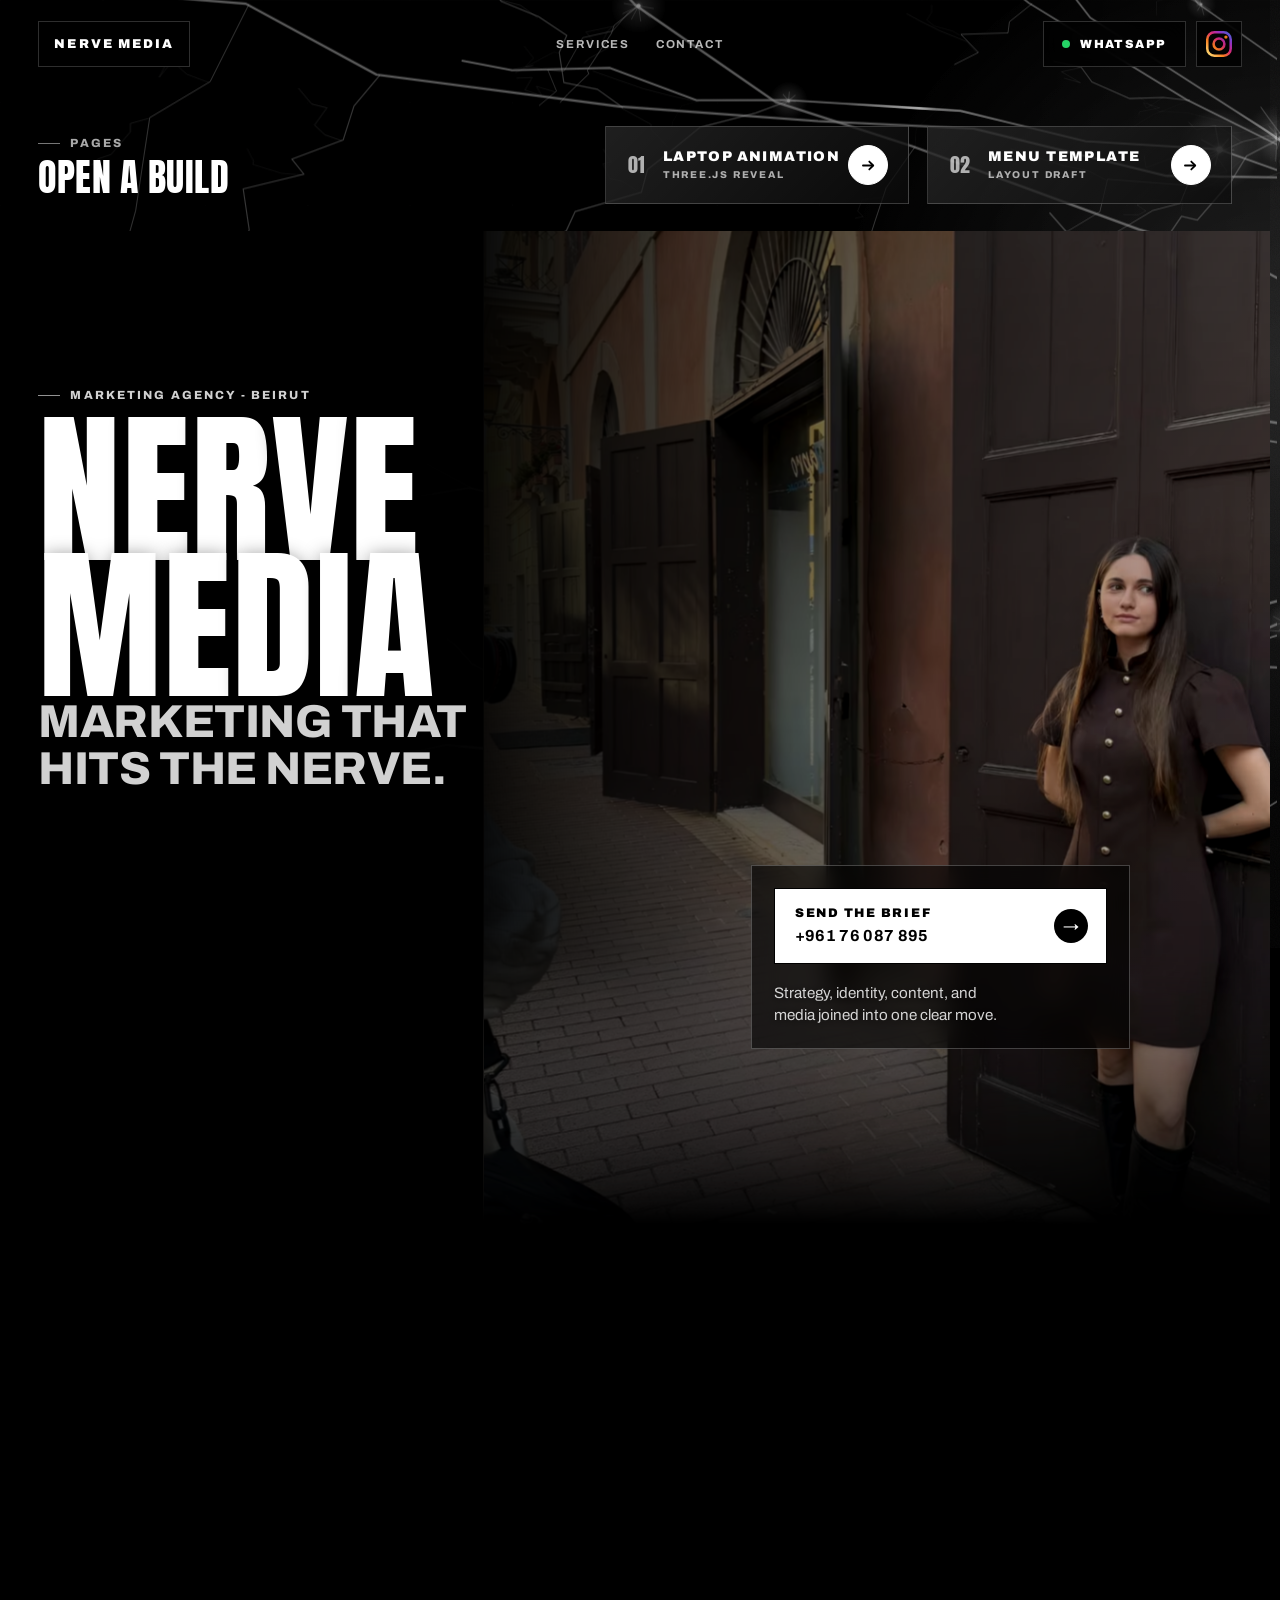
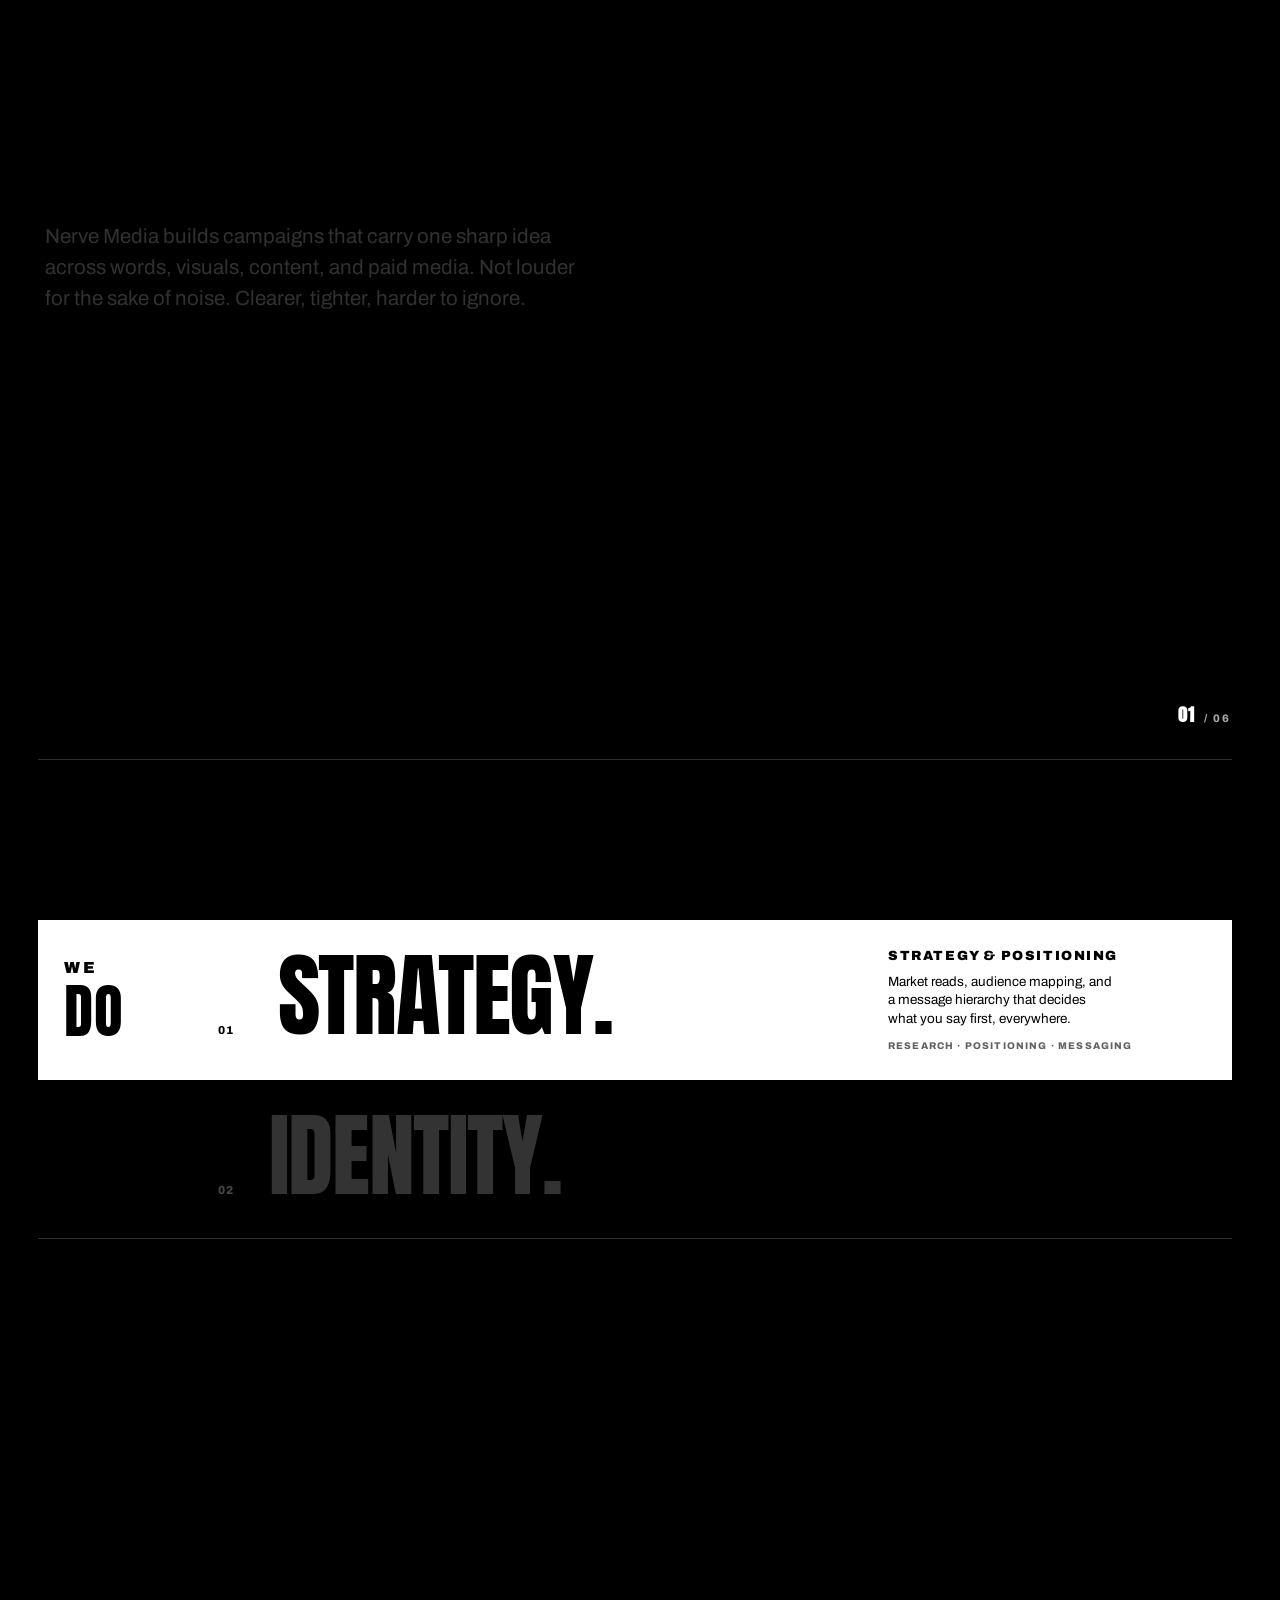
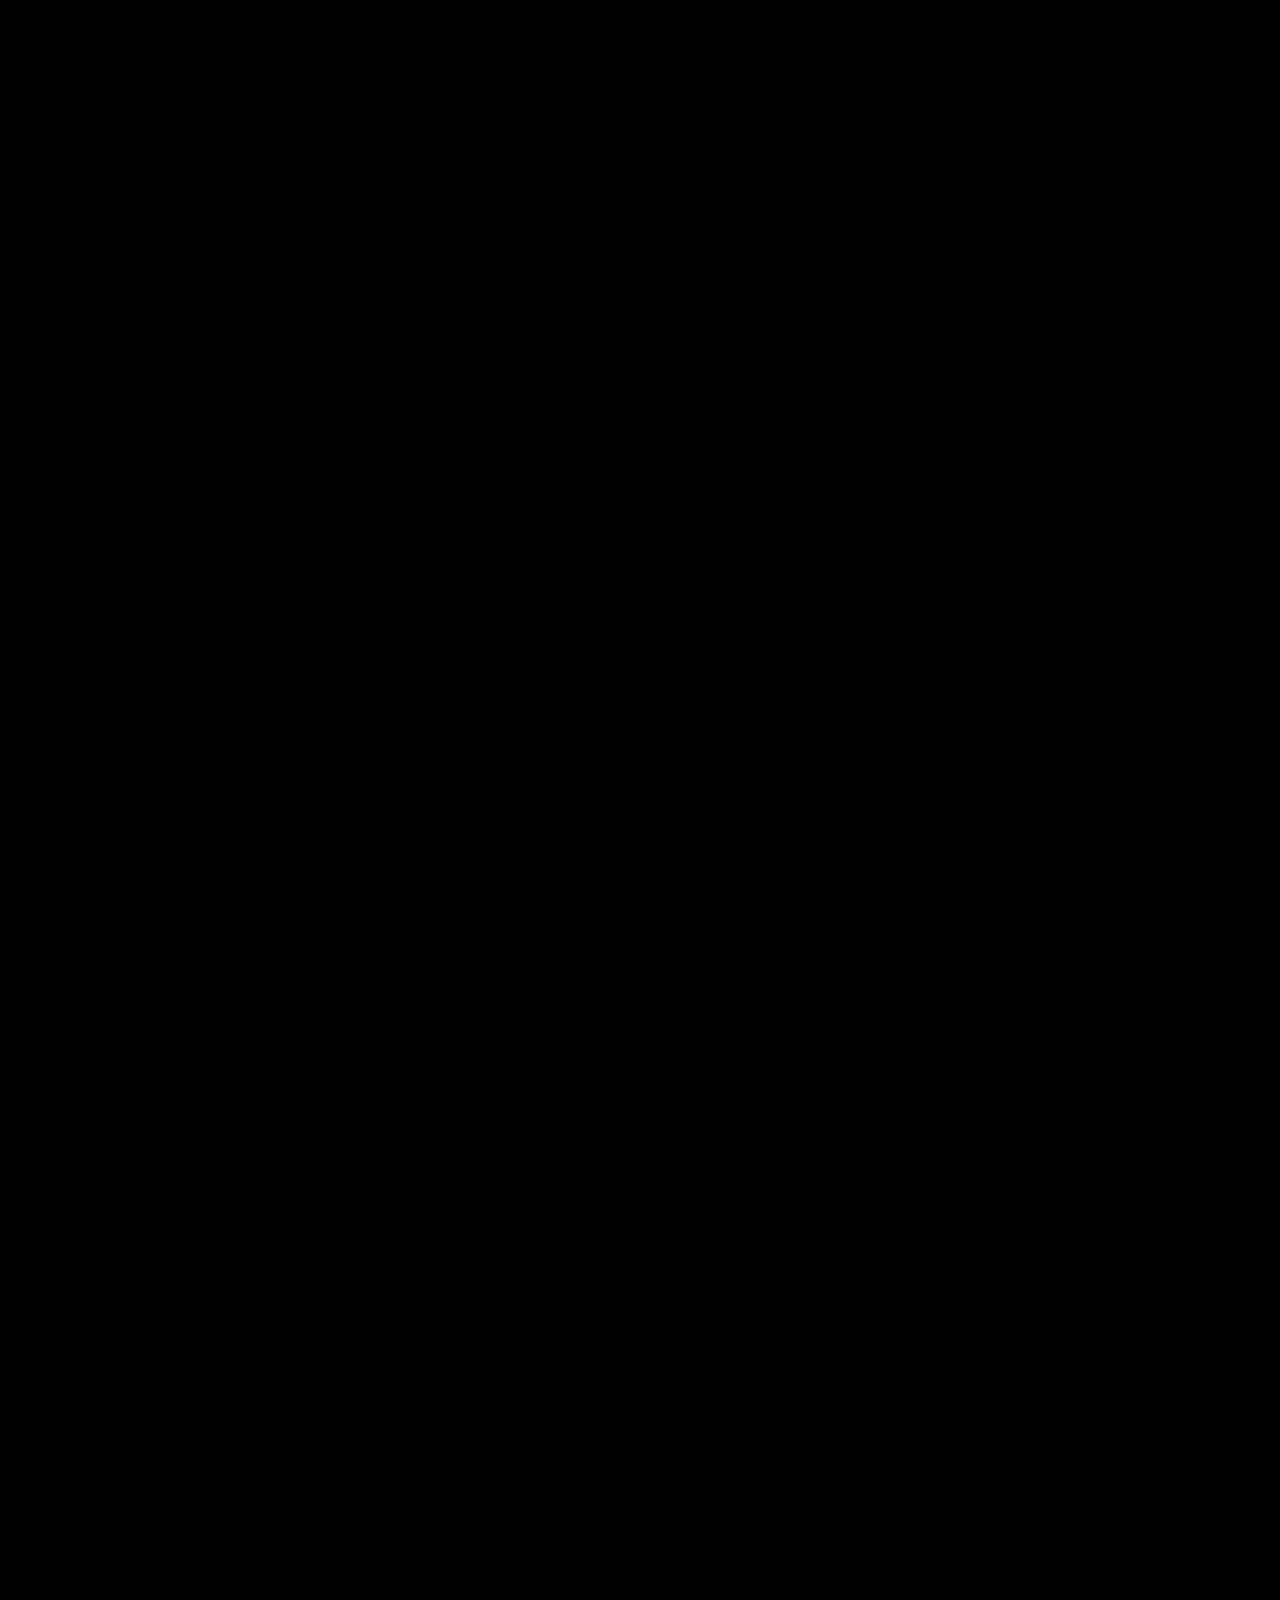
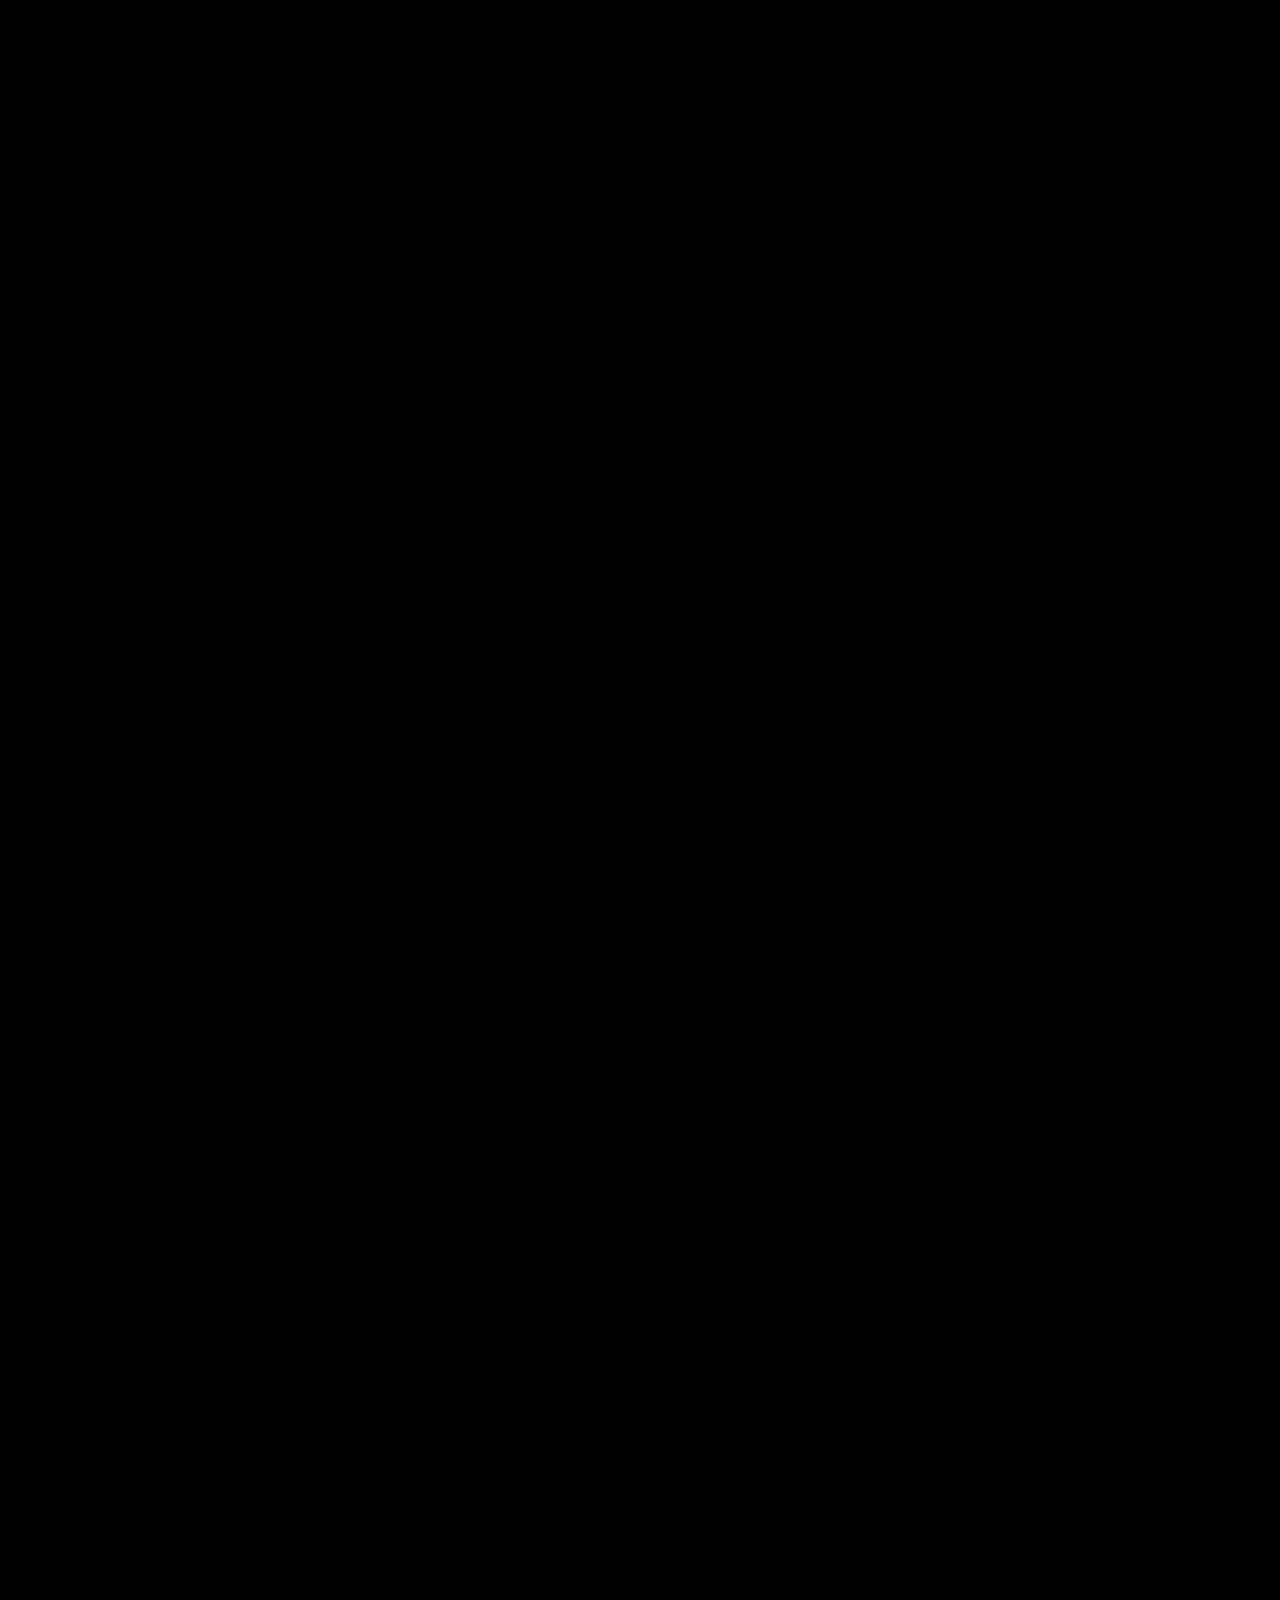
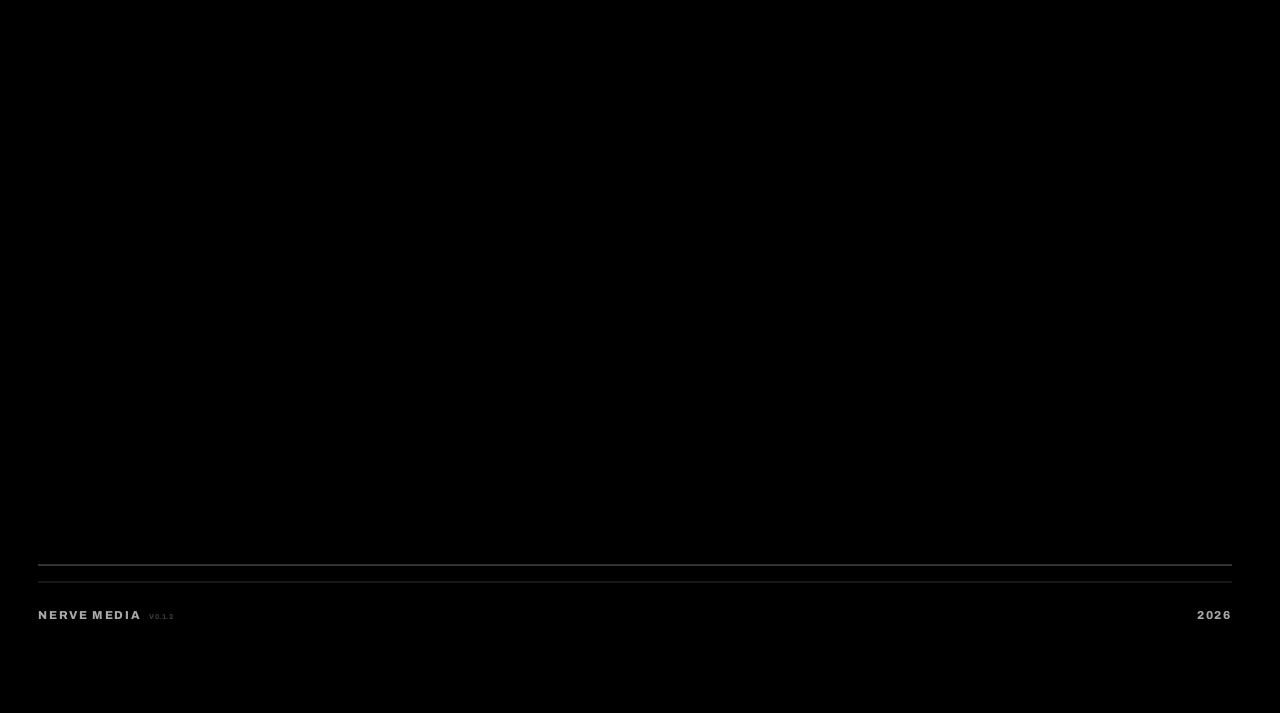
<file: index.html>
<!DOCTYPE html>
<html lang="en">
  <head>
    <meta charset="utf-8" />
    <meta name="viewport" content="width=device-width, initial-scale=1" />
    <meta
      name="description"
      content="Nerve Media is a creative marketing agency in Beirut, Lebanon — strategy, brand identity, content, social media, and paid campaigns that hit the nerve."
    />
    <meta
      name="keywords"
      content="marketing agency Beirut, Beirut marketing agency, marketing agency Lebanon, creative agency Beirut, branding agency Beirut, social media marketing Lebanon, advertising agency Beirut, digital marketing Lebanon"
    />
    <meta name="theme-color" content="#000000" />
    <title>Nerve Media | Marketing Agency in Beirut, Lebanon</title>

    <link rel="canonical" href="https://chaos-961.github.io/nervemedia-test/" />

    <!-- Social sharing -->
    <meta property="og:type" content="website" />
    <meta property="og:site_name" content="Nerve Media" />
    <meta property="og:title" content="Nerve Media | Marketing That Hits The Nerve" />
    <meta
      property="og:description"
      content="Beirut marketing studio for sharper strategy, content, identity, and campaigns. Marketing that hits the nerve."
    />
    <meta property="og:url" content="https://chaos-961.github.io/nervemedia-test/" />
    <meta property="og:image" content="https://chaos-961.github.io/nervemedia-test/assets/nerve-media-og.png" />
    <meta property="og:image:type" content="image/png" />
    <meta property="og:image:width" content="1200" />
    <meta property="og:image:height" content="630" />
    <meta property="og:image:alt" content="Nerve Media — marketing agency in Beirut, Lebanon" />
    <meta name="twitter:card" content="summary_large_image" />
    <meta name="twitter:title" content="Nerve Media | Marketing That Hits The Nerve" />
    <meta
      name="twitter:description"
      content="Creative marketing agency in Beirut, Lebanon — strategy, identity, content, and campaigns."
    />
    <meta name="twitter:image" content="https://chaos-961.github.io/nervemedia-test/assets/nerve-media-og.png" />

    <link rel="icon" type="image/png" sizes="512x512" href="assets/nerve-media-logo.png" />
    <link rel="apple-touch-icon" href="assets/nerve-media-logo.png" />
    <link rel="preconnect" href="https://fonts.googleapis.com" />
    <link rel="preconnect" href="https://fonts.gstatic.com" crossorigin />
    <!-- Trimmed weight set: Anton (display) + Archivo 400/700/900 + one
         Archivo Expanded 800 for the hero line. Other 800 usages snap to 900. -->
    <link
      href="https://fonts.googleapis.com/css2?family=Anton&family=Archivo:wght@400;700;900&family=Archivo+Expanded:wght@800&display=swap"
      rel="stylesheet"
    />
    <link
      rel="preload"
      as="image"
      type="image/avif"
      imagesrcset="
        assets/nerve-media-beirut-shoot-800.avif 800w,
        assets/nerve-media-beirut-shoot-1200.avif 1200w,
        assets/nerve-media-beirut-shoot-1600.avif 1600w"
      imagesizes="(max-width: 960px) 100vw, 81vw"
      fetchpriority="high"
    />
    <link rel="stylesheet" href="styles.css?v=100" />
  </head>
  <body>
    <!-- Boot loader: dismissed by app.js once the hero image + fonts land
         (max 2.8s); CSS failsafe hides it if JS dies; noscript removes it. -->
    <div class="loader" id="loader" aria-hidden="true">
      <div class="loader-inner">
        <span class="loader-mark" aria-hidden="true">
          <img class="loader-logo" src="assets/nerve-media-logo.png" alt="" width="512" height="512" />
        </span>
        <span class="loader-line"><i></i></span>
      </div>
    </div>
    <noscript><style>.loader { display: none; }</style></noscript>
    <a class="skip-link" href="#top">Skip to content</a>
    <canvas class="nerve-canvas" id="nerveCanvas" aria-hidden="true"></canvas>
    <div class="background-field" aria-hidden="true"></div>
    <div class="grain" aria-hidden="true"></div>

    <header class="site-header" data-pulse-item>
      <a class="brand" href="#top" aria-label="Nerve Media home">
        <span class="brand-mark">NERVE MEDIA</span>
      </a>

      <nav class="site-nav" aria-label="Primary">
        <a href="#services">Services</a>
        <a href="#contact">Contact</a>
      </nav>

      <div class="header-actions">
        <a class="whatsapp-button" href="https://wa.me/96176087895?text=Hi%20Nerve%20Media%2C%20I%27d%20like%20to%20talk%20about%20a%20project." target="_blank" rel="noopener">
          <span class="whatsapp-dot" aria-hidden="true"></span>
          <span>WhatsApp</span>
        </a>

        <a class="instagram-link" href="https://www.instagram.com/nerve.media/" target="_blank" rel="noopener" aria-label="Nerve Media on Instagram">
          <svg viewBox="0 0 24 24" aria-hidden="true">
            <defs>
              <linearGradient id="instagram-stroke" x1="4" y1="20" x2="20" y2="4" gradientUnits="userSpaceOnUse">
                <stop offset="0" stop-color="#feda75"></stop>
                <stop offset="0.32" stop-color="#fa7e1e"></stop>
                <stop offset="0.58" stop-color="#d62976"></stop>
                <stop offset="0.78" stop-color="#962fbf"></stop>
                <stop offset="1" stop-color="#4f5bd5"></stop>
              </linearGradient>
            </defs>
            <rect class="instagram-frame" x="3.2" y="3.2" width="17.6" height="17.6" rx="5.4" stroke="url(#instagram-stroke)"></rect>
            <circle class="instagram-lens" cx="12" cy="12" r="4.05" stroke="url(#instagram-stroke)"></circle>
            <circle class="instagram-dot" cx="17.2" cy="6.8" r="1.25"></circle>
          </svg>
        </a>
      </div>
    </header>

    <main id="top">
      <section class="launcher section-frame" aria-labelledby="launcher-title">
        <div class="launcher-head" data-reveal data-pulse-item>
          <p class="section-label">Pages</p>
          <h2 id="launcher-title" class="launcher-title">Open a build</h2>
        </div>

        <nav class="launcher-grid" aria-label="Page links" data-reveal data-pulse-item>
          <a class="launch-tile" href="laptop-animation.html" target="_blank" rel="noopener">
            <span class="launch-index" aria-hidden="true">01</span>
            <span class="launch-body">
              <span class="launch-name">Laptop Animation</span>
              <span class="launch-note">Three.js reveal</span>
            </span>
            <span class="launch-arrow" aria-hidden="true">
              <svg viewBox="0 0 24 24" focusable="false">
                <path d="M5 12h12"></path>
                <path d="m13 7 5 5-5 5"></path>
              </svg>
            </span>
          </a>

          <a class="launch-tile" href="menu-template.html" target="_blank" rel="noopener">
            <span class="launch-index" aria-hidden="true">02</span>
            <span class="launch-body">
              <span class="launch-name">Menu Template</span>
              <span class="launch-note">Layout draft</span>
            </span>
            <span class="launch-arrow" aria-hidden="true">
              <svg viewBox="0 0 24 24" focusable="false">
                <path d="M5 12h12"></path>
                <path d="m13 7 5 5-5 5"></path>
              </svg>
            </span>
          </a>
        </nav>
      </section>

      <section class="hero section-frame" aria-labelledby="hero-title">
        <figure class="hero-visual" aria-label="Nerve Media campaign production in Beirut">
          <picture>
            <source
              type="image/avif"
              srcset="
                assets/nerve-media-beirut-shoot-800.avif 800w,
                assets/nerve-media-beirut-shoot-1200.avif 1200w,
                assets/nerve-media-beirut-shoot-1600.avif 1600w"
              sizes="(max-width: 960px) 100vw, 81vw"
            />
            <source
              type="image/webp"
              srcset="
                assets/nerve-media-beirut-shoot-800.webp 800w,
                assets/nerve-media-beirut-shoot-1200.webp 1200w,
                assets/nerve-media-beirut-shoot-1600.webp 1600w"
              sizes="(max-width: 960px) 100vw, 81vw"
            />
            <img
              src="assets/nerve-media-beirut-shoot-1200.jpg"
              srcset="
                assets/nerve-media-beirut-shoot-1200.jpg 1200w,
                assets/nerve-media-beirut-shoot.jpeg 2400w"
              sizes="(max-width: 960px) 100vw, 81vw"
              alt="A fashion campaign being photographed on a Beirut street"
              width="2400"
              height="3200"
              loading="eager"
              decoding="async"
              fetchpriority="high"
            />
          </picture>
        </figure>

        <div class="hero-copy" data-reveal data-pulse-item>
          <p class="eyebrow">MARKETING AGENCY - BEIRUT</p>
          <h1 id="hero-title" class="load-title">
            <span class="sr-only">Nerve Media</span>
            <span data-split aria-hidden="true">Nerve</span>
            <span data-split aria-hidden="true">Media</span>
          </h1>
          <p class="hero-line">Marketing that hits the nerve.</p>
        </div>

        <div class="hero-actions" data-reveal data-pulse-item>
          <a class="button button-primary" href="https://wa.me/96176087895?text=Hi%20Nerve%20Media%2C%20I%27m%20interested%20in%20building%20a%20campaign%2Fwebsite%2Fbrand%20system.%20Can%20we%20discuss%20my%20project%3F" target="_blank" rel="noopener">
            <span>Send the brief</span>
            <strong>+961 76 087 895</strong>
          </a>
          <p>
            Strategy, identity, content, and media joined into one clear move.
          </p>
        </div>

      </section>

      <section class="manifesto section-frame" aria-labelledby="manifesto-title">
        <div class="section-label" data-reveal>What changes</div>
        <h2 id="manifesto-title" class="manifesto-phrases" data-pulse-item>
          <span class="phrase" data-dir="left">If people scroll past it,</span>
          <span class="phrase" data-dir="right">it was not marketing.</span>
          <span class="phrase" data-dir="left">It was wallpaper.</span>
        </h2>
        <p data-polarize data-pulse-item>
          Nerve Media builds campaigns that carry one sharp idea across words,
          visuals, content, and paid media. Not louder for the sake of noise.
          Clearer, tighter, harder to ignore.
        </p>
      </section>

      <section class="services section-frame" id="services" aria-labelledby="services-title">
        <div class="services-pin" data-services-pin>
          <div class="services-stage">
            <div class="services-intro">
              <div class="section-label" data-reveal>Services</div>
              <h2 id="services-title" data-reveal>Every channel. One nerve.</h2>
              <p class="services-count" aria-hidden="true"><span data-services-count>01</span><em>/ 06</em></p>
            </div>

            <div class="services-machine" data-services-display>
              <div class="services-band" aria-hidden="true"></div>
              <div class="services-command" aria-hidden="true">
                <span>We</span>
                <span>do</span>
              </div>

              <div class="services-viewport">
                <ol class="services-list" data-services-list>
                  <li class="service-item is-active" data-service-item>
                    <article>
                      <div class="service-word">
                        <span class="service-num" aria-hidden="true">01</span>
                        <h3>Strategy.</h3>
                      </div>
                      <div class="service-copy">
                        <strong>Strategy &amp; Positioning</strong>
                        <p>Market reads, audience mapping, and a message hierarchy that decides what you say first, everywhere.</p>
                        <span class="service-meta">Research · Positioning · Messaging</span>
                      </div>
                    </article>
                  </li>
                  <li class="service-item" data-service-item>
                    <article>
                      <div class="service-word">
                        <span class="service-num" aria-hidden="true">02</span>
                        <h3>Identity.</h3>
                      </div>
                      <div class="service-copy">
                        <strong>Brand Identity</strong>
                        <p>Logo systems, type, color, and a voice that survives every export size and every handoff.</p>
                        <span class="service-meta">Logos · Systems · Guidelines</span>
                      </div>
                    </article>
                  </li>
                  <li class="service-item" data-service-item>
                    <article>
                      <div class="service-word">
                        <span class="service-num" aria-hidden="true">03</span>
                        <h3>Content.</h3>
                      </div>
                      <div class="service-copy">
                        <strong>Content &amp; Production</strong>
                        <p>Short-form video, shoots, and design built for the feed and cut to stop the thumb.</p>
                        <span class="service-meta">Video · Photo · Design</span>
                      </div>
                    </article>
                  </li>
                  <li class="service-item" data-service-item>
                    <article>
                      <div class="service-word">
                        <span class="service-num" aria-hidden="true">04</span>
                        <h3>Social.</h3>
                      </div>
                      <div class="service-copy">
                        <strong>Social Media Management</strong>
                        <p>Calendars, captions, and community rhythms that compound instead of churn.</p>
                        <span class="service-meta">Calendars · Community · Growth</span>
                      </div>
                    </article>
                  </li>
                  <li class="service-item" data-service-item>
                    <article>
                      <div class="service-word">
                        <span class="service-num" aria-hidden="true">05</span>
                        <h3>Performance.</h3>
                      </div>
                      <div class="service-copy">
                        <strong>Paid Media &amp; Performance</strong>
                        <p>Meta, Google, and TikTok campaigns wired to tracking that tells the truth.</p>
                        <span class="service-meta">Ads · Funnels · Tracking</span>
                      </div>
                    </article>
                  </li>
                  <li class="service-item" data-service-item>
                    <article>
                      <div class="service-word">
                        <span class="service-num" aria-hidden="true">06</span>
                        <h3>Web.</h3>
                      </div>
                      <div class="service-copy">
                        <strong>Web &amp; Launch Pages</strong>
                        <p>Landing pages and sites that load fast, read sharp, and point at one action.</p>
                        <span class="service-meta">Landing pages · Sites · CRO</span>
                      </div>
                    </article>
                  </li>
                </ol>
              </div>

            </div>
          </div>
        </div>
      </section>

      <section class="contact section-frame" id="contact" aria-labelledby="contact-title">
        <div class="contact-panel" data-reveal data-pulse-item>
          <div class="contact-copy">
            <div class="section-label dark">Contact</div>
            <h2 id="contact-title">
              <span>Bring the problem.</span>
              <span>Get the next move.</span>
            </h2>
            <p>
              Send us your brand, your goal, and what feels stuck. We will reply
              on WhatsApp with the cleanest way forward.
            </p>
          </div>

          <a class="message-card" href="https://wa.me/96176087895?text=Hi%20Nerve%20Media%2C%20I%27m%20interested%20in%20building%20a%20campaign%2Fwebsite%2Fbrand%20system.%20Can%20we%20discuss%20my%20project%3F" target="_blank" rel="noopener">
            <span class="message-arrow" aria-hidden="true">
              <svg viewBox="0 0 24 24" focusable="false">
                <path d="M5 12h12"></path>
                <path d="m13 7 5 5-5 5"></path>
              </svg>
            </span>
            <span class="message-label">Send the brief</span>
            <strong>+961 76 087 895</strong>
          </a>
        </div>
      </section>
    </main>

    <footer class="site-footer">
      <span class="footer-brand">Nerve Media <small>v0.1.2</small></span> <!-- version: bump +0.0.1 each release; after x.x.9 roll to x.(x+1).0 (e.g. 0.3.9 -> 0.4.0) -->
      <span class="footer-meta">
        <span id="currentYear">2026</span>
      </span>
    </footer>

    <script type="application/ld+json">
      {
        "@context": "https://schema.org",
        "@type": "ProfessionalService",
        "@id": "https://chaos-961.github.io/nervemedia-test/#organization",
        "name": "Nerve Media",
        "alternateName": "Nerve Media Agency",
        "description": "Creative marketing agency in Beirut, Lebanon — strategy, brand identity, content, social media, and paid campaigns.",
        "url": "https://chaos-961.github.io/nervemedia-test/",
        "logo": "https://chaos-961.github.io/nervemedia-test/assets/nerve-media-logo.png",
        "image": "https://chaos-961.github.io/nervemedia-test/assets/nerve-media-og.png",
        "slogan": "Marketing that hits the nerve.",
        "telephone": "+961 76 087 895",
        "areaServed": [
          { "@type": "City", "name": "Beirut" },
          { "@type": "Country", "name": "Lebanon" }
        ],
        "address": {
          "@type": "PostalAddress",
          "addressLocality": "Beirut",
          "addressRegion": "Beirut",
          "addressCountry": "LB"
        },
        "knowsAbout": [
          "Marketing strategy",
          "Brand identity",
          "Content production",
          "Social media management",
          "Paid media and performance marketing",
          "Web design"
        ],
        "sameAs": [
          "https://www.instagram.com/nerve.media/",
          "https://wa.me/96176087895"
        ]
      }
    </script>
    <script src="app.js?v=79" defer></script>
  </body>
</html>
</file>
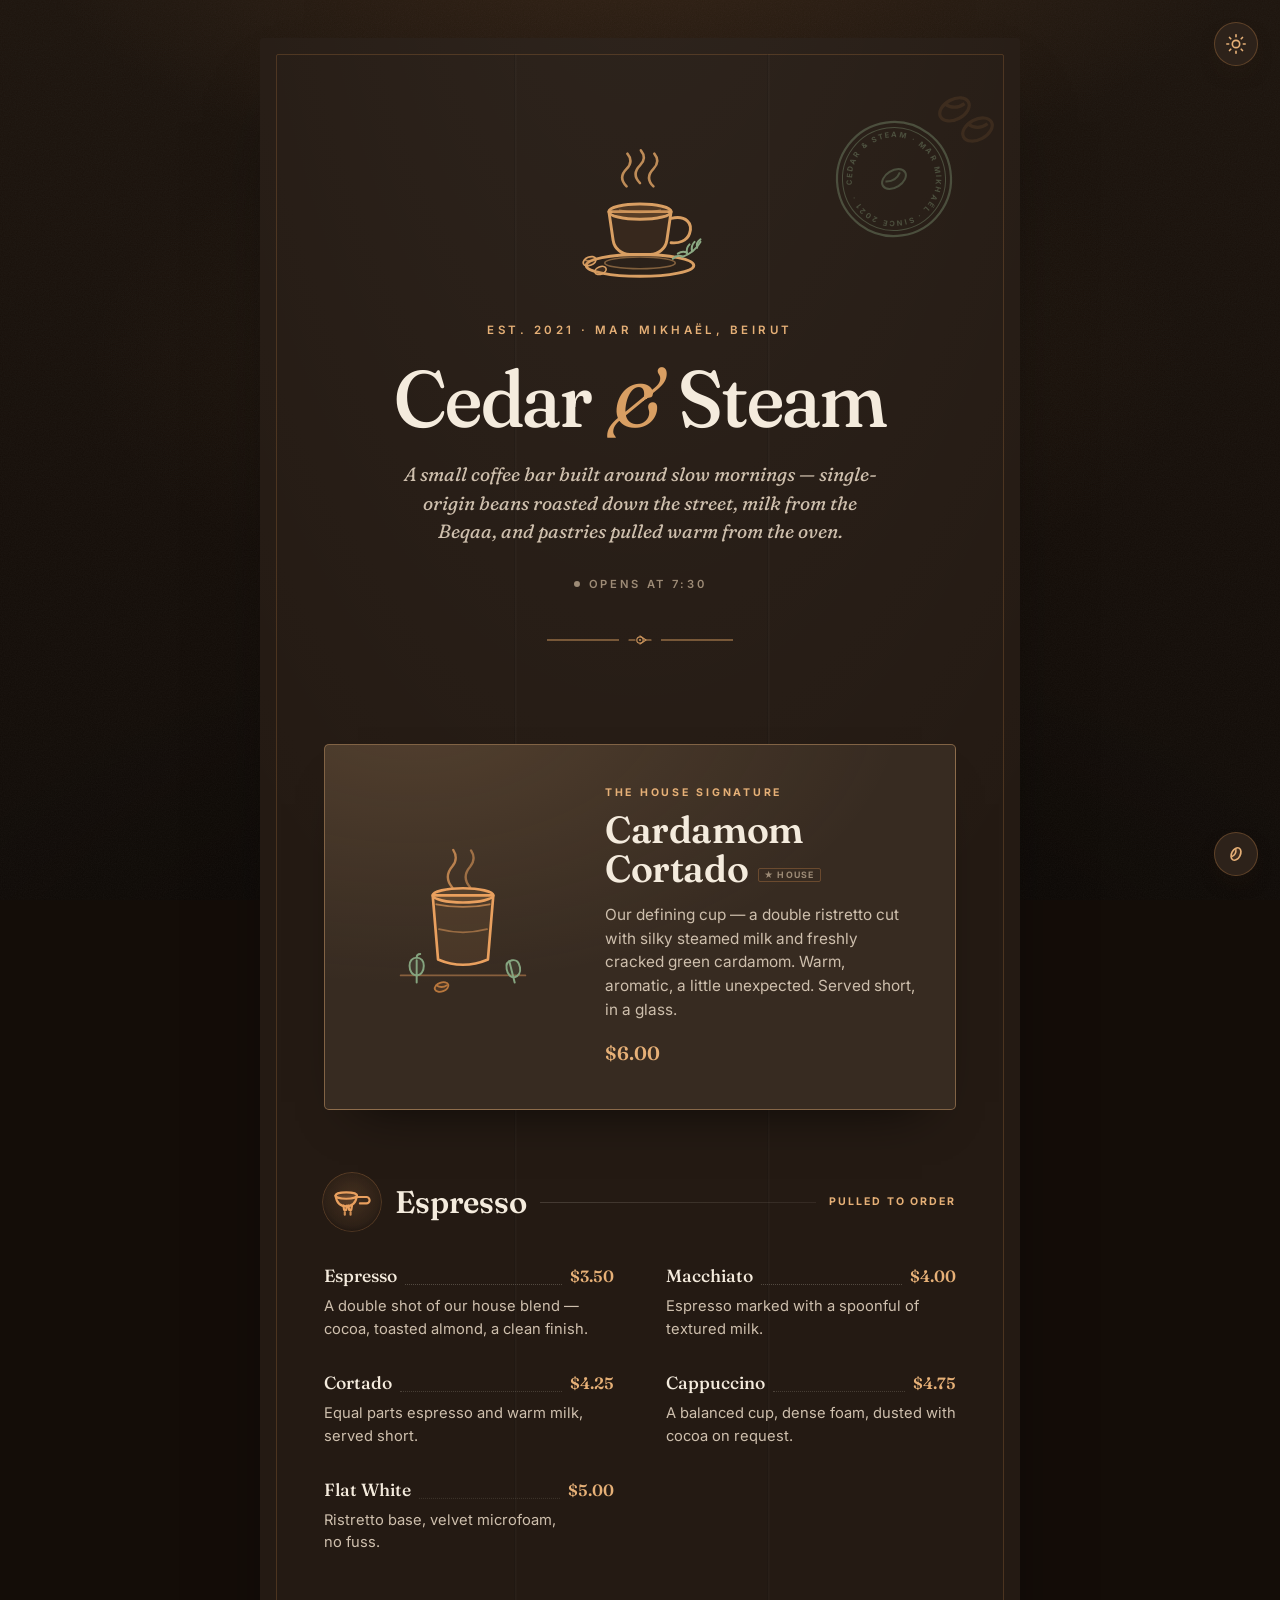
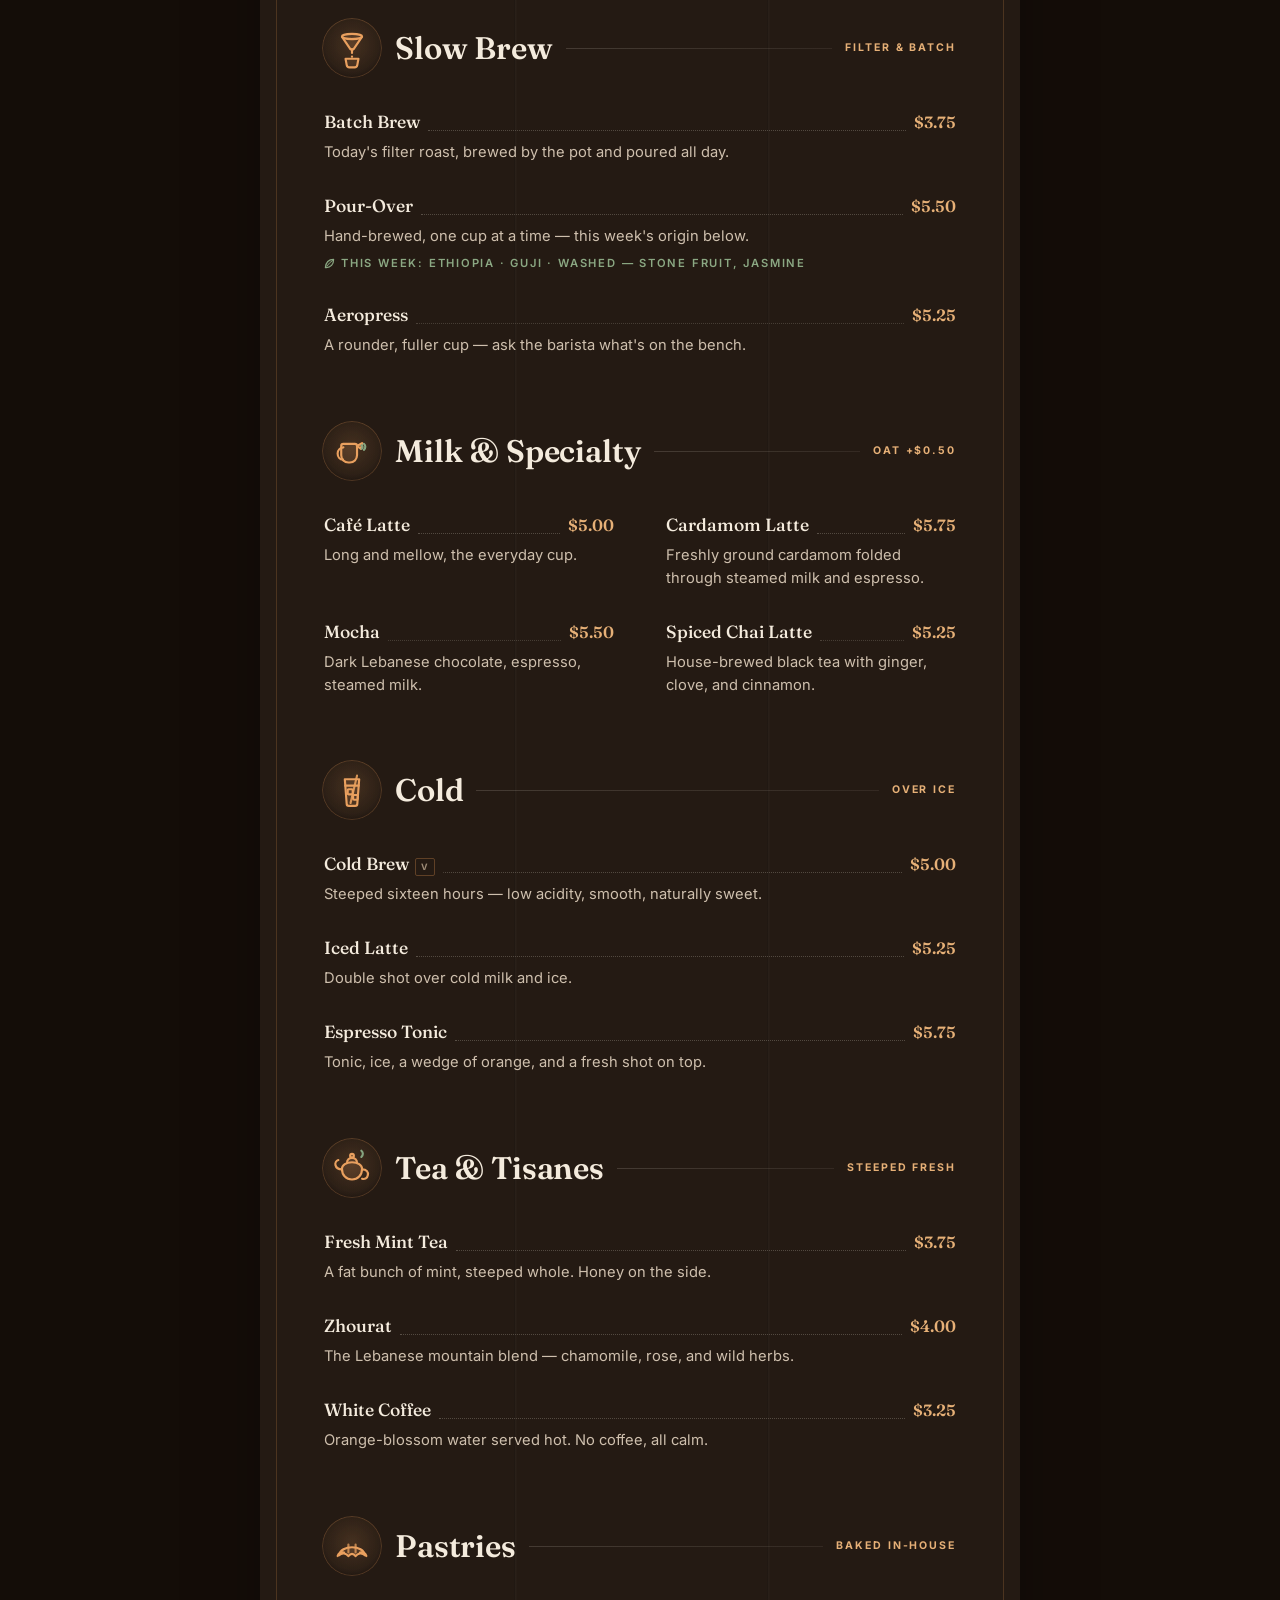
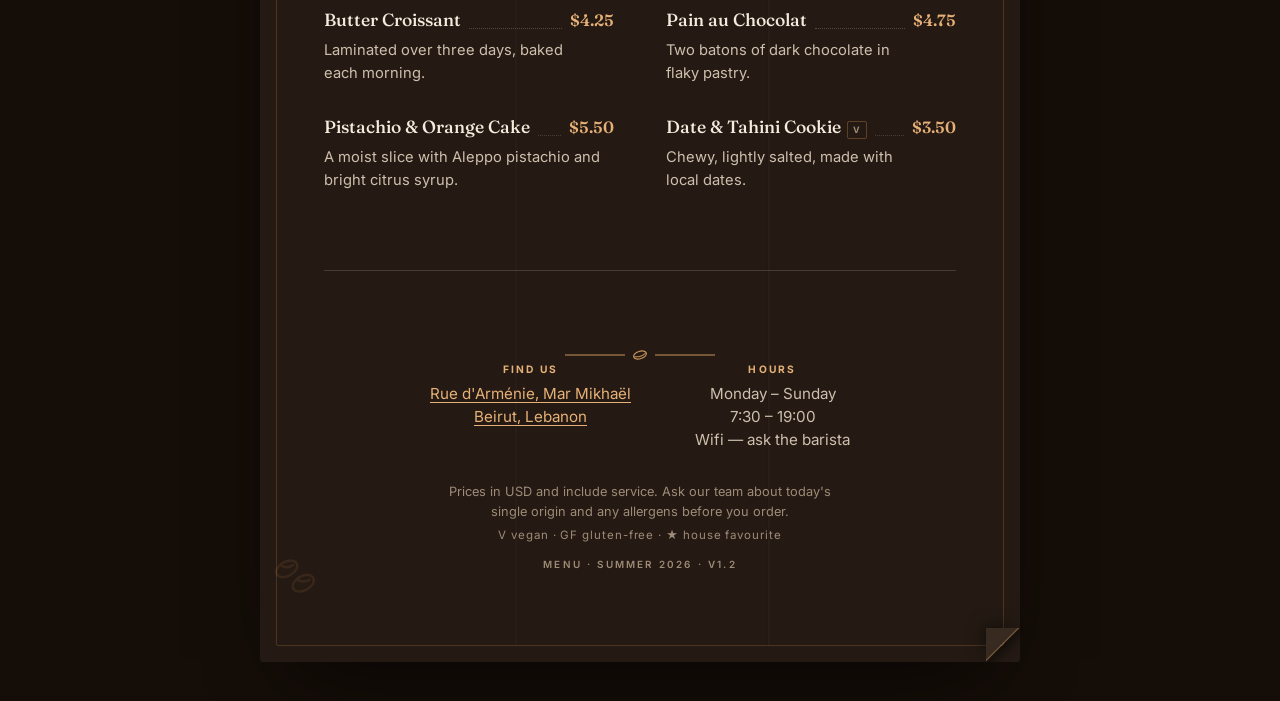
<file: menu-template.html>
<!DOCTYPE html>
<!--
  CEDAR & STEAM — MENU TEMPLATE · EDITING GUIDE (no build step; everything lives in this file)

  ADD AN ITEM       Copy any <li class="item"> block inside a section's <ul class="items">
                    and edit the name / price / description. Keep the aria-hidden leader span.
  ADD A SECTION     Copy a whole <section class="section"> block. Give the section a unique
                    id (id="sec-yourname") and its heading a matching id ("sec-yourname-title",
                    referenced by aria-labelledby). Drop a 64×64 emblem SVG in assets/menu/
                    (match the house stroke style) and add an <a href="#sec-yourname"> chip
                    to the ribbon <nav> near the top of <body>. Mirror the section in the
                    JSON-LD menu in <head> if you care about search.
  CHANGE HOURS      Edit data-open / data-close on <p class="hero__meta"> (24h "HH:MM").
                    The static text inside it is the no-JS fallback — keep it in sync, along
                    with the footer Hours block and the JSON-LD "openingHours".
  SOLD OUT (86)     Add data-86 to the item's <li> — the price is replaced by "86'd" and the
                    row dims. For screen readers, also add aria-label="sold out" to that
                    item's <span class="item__price">.
  WEEKLY SPOTLIGHT  Search for "THIS WEEK'S POUR-OVER" — one line, edit freely.
  ITEM TAGS         Available badges: V (vegan), GF (gluten-free), ★ house (favourite).
                    Copy a <span class="tag"> next to an item name; use them sparingly.
  THEME DEFAULT     Order: saved choice → time of day (17:00–07:00 = evening) → OS setting.
                    The hours live in the small script at the top of <head>.
  CURRENCY          Prices are plain text in USD. An optional USD ⇄ LBP toggle ships
                    commented out at the bottom of <body>. It needs data-rate on <body> kept
                    current — LBP rates drift fast, so leave it off unless the client commits
                    to maintaining it. Static USD stays the no-JS truth either way.
-->
<html lang="en">
  <head>
    <meta charset="utf-8" />
    <meta name="viewport" content="width=device-width, initial-scale=1" />
    <meta name="robots" content="noindex" />
    <meta name="theme-color" content="#140d08" />
    <meta name="description" content="Menu for Cedar &amp; Steam, a specialty coffee bar in Beirut — espresso, slow brew, milk &amp; specialty drinks, cold pours, tea, and house-baked pastries." />
    <title>Cedar &amp; Steam — Menu</title>
    <link rel="preconnect" href="https://fonts.googleapis.com" />
    <link rel="preconnect" href="https://fonts.gstatic.com" crossorigin />
    <!-- Fraunces with the SOFT + WONK variable axes (the hand-set warmth this face
         is known for). Tradeoff: the variable file is heavier than the static cuts
         (~+40–60KB) — accepted for the craft gain. If this URL ever 400s, fall back
         to the plain ital,opsz,wght request and drop the font-variation-settings. -->
    <link
      href="https://fonts.googleapis.com/css2?family=Fraunces:ital,opsz,wght,SOFT,WONK@0,9..144,400..700,0..100,0..1;1,9..144,400..600,0..100,0..1&family=Inter:wght@400;500;600;700&display=swap"
      rel="stylesheet"
    />
    <style>
      :root {
        color-scheme: light;

        /* --- Warm editorial palette --- */
        --paper: #f7f1e7;        /* cream sheet */
        --paper-band: #f1e8d8;   /* faint tint band */
        --card: #fbf6ec;         /* raised elements */
        --ink: #241c15;          /* espresso ink */
        --ink-soft: #574838;     /* soft brown body text */
        --muted: #77664f;        /* labels / meta (AA on paper + band) */
        --line: rgba(36, 28, 21, 0.16);
        --line-soft: rgba(36, 28, 21, 0.10);
        --leader: rgba(36, 28, 21, 0.30);
        --leader-strong: rgba(36, 28, 21, 0.50);
        --brass: #a8703e;        /* primary accent */
        --brass-deep: #855327;
        --cedar: #5c7458;        /* secondary accent (cedar green) */
        --shadow: 0 34px 70px -44px rgba(72, 46, 20, 0.60);

        --serif: "Fraunces", Georgia, "Times New Roman", serif;
        --sans: "Inter", "Helvetica Neue", Arial, sans-serif;

        --measure: 760px;
      }

      /* --- Evening (dark) theme --- */
      [data-theme="dark"] {
        color-scheme: dark;
        --paper: #241a13;
        --paper-band: #2d221a;
        --card: #2d221a;
        --ink: #f4ebdd;
        --ink-soft: #cebfad;
        --muted: #9d8b76;
        --line: rgba(244, 235, 221, 0.16);
        --line-soft: rgba(244, 235, 221, 0.08);
        --leader: rgba(244, 235, 221, 0.26);
        --leader-strong: rgba(244, 235, 221, 0.46);
        --brass: #d99f63;
        --brass-deep: #e6b077;
        --cedar: #8ba883;
        --shadow: 0 40px 84px -44px rgba(0, 0, 0, 0.78);
      }
      [data-theme="dark"] body { background-color: #140d08; }
      [data-theme="dark"] .backdrop {
        background-image:
          radial-gradient(88% 58% at 50% -10%, rgba(184, 124, 70, 0.16), rgba(184, 124, 70, 0) 55%),
          radial-gradient(70% 48% at 50% 40%, rgba(150, 100, 56, 0.10), rgba(150, 100, 56, 0) 62%),
          radial-gradient(120% 100% at 50% 122%, rgba(0, 0, 0, 0.55), rgba(0, 0, 0, 0) 55%),
          linear-gradient(180deg, #1c130c 0%, #140d08 58%, #0f0a06 100%);
      }
      [data-theme="dark"] body::before { mix-blend-mode: screen; opacity: 0.05; }
      [data-theme="dark"] .page {
        background-image:
          radial-gradient(140% 60% at 50% -8%, rgba(255, 248, 236, 0.05), rgba(255, 248, 236, 0) 60%);
      }
      /* Candle-lit signature feature in the Evening theme: a lifted surface,
         a stronger top-left glow, and a warmer border above the flat card. */
      [data-theme="dark"] .signature {
        background:
          radial-gradient(130% 130% at 14% -12%, rgba(230, 176, 119, 0.16), rgba(230, 176, 119, 0) 60%),
          #372b21;
        border-color: rgba(230, 176, 119, 0.42);
        box-shadow: 0 26px 52px -34px rgba(0, 0, 0, 0.82);
        animation: candle 5.2s ease-in-out infinite;
      }
      /* Candle flicker — Evening only, signature card only. Felt, not seen. */
      @keyframes candle {
        0%, 100% { box-shadow: 0 26px 52px -34px rgba(0, 0, 0, 0.82); }
        50%      { box-shadow: 0 26px 58px -32px rgba(0, 0, 0, 0.88), 0 0 42px -18px rgba(230, 176, 119, 0.22); }
      }

      * { box-sizing: border-box; }
      html { -webkit-text-size-adjust: 100%; scroll-behavior: smooth; }

      body {
        margin: 0;
        color: var(--ink);
        font-family: var(--sans);
        font-size: 16px;
        line-height: 1.6;
        -webkit-font-smoothing: antialiased;
        text-rendering: optimizeLegibility;
        background-color: #e7d9c0;
        min-height: 100vh;
        padding: clamp(0px, 3vw, 48px) clamp(0px, 3vw, 40px);
      }

      /* Warm textured "tabletop" behind the menu card. Lives on its own fixed
         layer because iOS Safari ignores background-attachment: fixed on body —
         this keeps the tabletop pinned while the sheet scrolls over it. */
      .backdrop {
        position: fixed;
        inset: 0;
        z-index: 0;
        pointer-events: none;
        background-image:
          radial-gradient(85% 55% at 50% -8%, rgba(255, 251, 242, 0.75), rgba(255, 251, 242, 0) 55%),
          radial-gradient(130% 100% at 50% 118%, rgba(120, 88, 48, 0.18), rgba(120, 88, 48, 0) 55%),
          radial-gradient(120% 90% at 50% -12%, #f1e7d4 0%, #e7d9c0 58%, #d8c6a6 100%);
      }

      /* Fine paper grain over everything (above the backdrop, below the sheet) */
      body::before {
        content: "";
        position: fixed;
        inset: 0;
        z-index: 1;
        pointer-events: none;
        opacity: 0.05;
        mix-blend-mode: multiply;
        background-image: url("data:image/svg+xml,%3Csvg%20xmlns='http://www.w3.org/2000/svg'%20width='140'%20height='140'%3E%3Cfilter%20id='n'%3E%3CfeTurbulence%20type='fractalNoise'%20baseFrequency='0.85'%20numOctaves='2'%20stitchTiles='stitch'/%3E%3CfeColorMatrix%20type='saturate'%20values='0'/%3E%3C/filter%3E%3Crect%20width='100%25'%20height='100%25'%20filter='url(%23n)'/%3E%3C/svg%3E");
      }

      /* ---------- The menu sheet ---------- */
      .page {
        position: relative;
        z-index: 2;
        max-width: var(--measure);
        margin: 0 auto;
        background: var(--paper);
        background-image:
          radial-gradient(140% 60% at 50% -8%, rgba(255, 252, 245, 0.9), rgba(255, 252, 245, 0) 60%);
        border-radius: 3px;
        box-shadow: var(--shadow);
        padding: clamp(30px, 6vw, 78px) clamp(22px, 6vw, 64px) clamp(44px, 7vw, 92px);
      }

      /* printed inner keyline frame */
      .page::before {
        content: "";
        position: absolute;
        inset: clamp(9px, 1.6vw, 16px);
        border: 1px solid rgba(168, 112, 62, 0.30);
        border-radius: 2px;
        pointer-events: none;
        z-index: 0;
      }
      .page > * { position: relative; z-index: 1; }

      /* Tri-fold creases — the sheet was folded in thirds. Kept faint. */
      .page-crease {
        position: absolute;
        z-index: 0;
        top: clamp(9px, 1.6vw, 16px);
        bottom: clamp(9px, 1.6vw, 16px);
        width: 3px;
        opacity: 0.6;
        pointer-events: none;
        background: linear-gradient(90deg, rgba(36, 28, 21, 0.10), rgba(255, 255, 255, 0.35) 60%, transparent);
      }
      .page-crease--1 { left: 33.4%; }
      .page-crease--2 { left: 66.7%; }
      [data-theme="dark"] .page-crease {
        background: linear-gradient(90deg, rgba(0, 0, 0, 0.35), rgba(244, 235, 221, 0.06) 60%, transparent);
      }
      @media (max-width: 719px) {
        .page-crease { display: none; }
      }

      /* Dog-ear: the sheet's folded corner. Pure decoration — first on the
         chopping block if the page ever feels busy. */
      .page-fold {
        position: absolute;
        right: 0;
        bottom: 0;
        z-index: 1;
        width: 34px;
        height: 34px;
        pointer-events: none;
      }
      .page-fold::before,
      .page-fold::after {
        content: "";
        position: absolute;
        inset: 0;
      }
      /* lifted flap with a 1px brass hypotenuse */
      .page-fold::before {
        background: linear-gradient(135deg, var(--paper-band) calc(50% - 1.5px), rgba(168, 112, 62, 0.55) calc(50% - 1.5px) 50%, transparent 50%);
        filter: drop-shadow(-2px -2px 8px rgba(36, 28, 21, 0.20));
      }
      /* soft shading where the paper lifts away */
      .page-fold::after {
        background: linear-gradient(135deg, transparent 50%, rgba(36, 28, 21, 0.12) calc(50% + 1px), transparent 76%);
      }
      [data-theme="dark"] .page-fold::before {
        background: linear-gradient(135deg, #372b21 calc(50% - 1.5px), rgba(217, 159, 99, 0.40) calc(50% - 1.5px) 50%, transparent 50%);
        filter: drop-shadow(-2px -2px 8px rgba(0, 0, 0, 0.55));
      }
      [data-theme="dark"] .page-fold::after {
        background: linear-gradient(135deg, transparent 50%, rgba(0, 0, 0, 0.35) calc(50% + 1px), transparent 76%);
      }

      /* faint roasted-bean accents in the sheet corners */
      .page::after {
        content: "";
        position: absolute;
        inset: 0;
        z-index: 0;
        pointer-events: none;
        opacity: 0.10;
        background-image: url("assets/menu/beans.svg"), url("assets/menu/beans.svg");
        background-repeat: no-repeat, no-repeat;
        background-position: right 8px top 34px, left 2px bottom 54px;
        background-size: 92px, 66px;
      }

      /* ---------- Hero (the cover) ---------- */
      .hero {
        text-align: center;
        padding: clamp(6px, 2vw, 16px) 0 clamp(30px, 5vw, 52px);
      }

      .hero__art {
        display: block;
        width: clamp(112px, 26vw, 168px);
        height: auto;
        margin: 0 auto clamp(14px, 2.5vw, 22px);
        color: var(--brass);
      }

      .hero__kicker {
        margin: 0 0 clamp(14px, 2.4vw, 20px);
        color: var(--brass-deep);
        font-size: 0.72rem;
        font-weight: 600;
        letter-spacing: 0.3em;
        text-transform: uppercase;
      }

      .hero__title {
        margin: 0;
        font-family: var(--serif);
        font-optical-sizing: auto;
        font-size: clamp(2.7rem, 11vw, 5rem);
        font-weight: 500;
        line-height: 0.98;
        letter-spacing: -0.015em;
        text-wrap: balance;
        /* Fraunces SOFT axis: hand-set warmth at display size */
        font-variation-settings: "SOFT" 60;
      }
      .hero__title .amp {
        font-style: italic;
        font-weight: 400;
        color: var(--brass);
        padding: 0 0.06em;
      }
      .hero__title .amp,
      .hero__tagline {
        font-variation-settings: "SOFT" 80, "WONK" 1;
      }

      /* Hero "ink" reveal — the title prints onto the sheet as the preloader
         wipe lifts. Static under no-JS, reduced motion, and print. */
      .js .hero__kicker,
      .js .hero__title,
      .js .hero__tagline {
        clip-path: inset(0);
      }
      .js.is-loading .hero__kicker,
      .js.is-loading .hero__title,
      .js.is-loading .hero__tagline {
        clip-path: inset(0 0 100% 0);
      }
      .js .hero__title { transition: clip-path 900ms cubic-bezier(0.2, 0.7, 0.2, 1); }
      .js .hero__kicker { transition: clip-path 900ms cubic-bezier(0.2, 0.7, 0.2, 1) 90ms; }
      .js .hero__tagline { transition: clip-path 900ms cubic-bezier(0.2, 0.7, 0.2, 1) 180ms; }

      .hero__tagline {
        margin: clamp(16px, 2.6vw, 22px) auto 0;
        max-width: 40ch;
        color: var(--ink-soft);
        font-family: var(--serif);
        font-style: italic;
        font-weight: 400;
        font-size: clamp(1rem, 2.6vw, 1.2rem);
        line-height: 1.5;
      }

      .hero__meta {
        margin: clamp(20px, 3.2vw, 30px) 0 0;
        color: var(--muted);
        font-size: 0.7rem;
        font-weight: 600;
        letter-spacing: 0.24em;
        text-transform: uppercase;
      }

      /* Open-now dot (set live by JS; static text is the no-JS fallback) */
      .hero__meta-dot {
        display: inline-block;
        width: 6px;
        height: 6px;
        margin-right: 9px;
        border-radius: 50%;
        background: var(--muted);
        vertical-align: 1px;
      }
      .hero__meta-dot.is-open { background: var(--cedar); }

      /* Rubber stamp — deliberately kept in print output: it's a print artifact. */
      .stamp {
        position: absolute;
        top: clamp(-6px, 0.5vw, 4px);
        right: clamp(-8px, 0.5vw, 2px);
        width: clamp(88px, 18vw, 120px);
        height: auto;
        transform: rotate(-8deg);
        opacity: 0.5;
        mix-blend-mode: multiply;
        color: var(--cedar);
        pointer-events: none;
      }
      [data-theme="dark"] .stamp {
        mix-blend-mode: screen;
        opacity: 0.35;
      }

      /* Ornamental divider */
      .ornament {
        display: block;
        width: clamp(140px, 34vw, 190px);
        height: 12px;
        margin: clamp(26px, 4vw, 40px) auto 0;
        color: var(--brass);
        opacity: 0.9;
      }

      /* ---------- Sections ---------- */
      .menu { margin: 0; }
      .menu:focus { outline: none; } /* skip-link target */

      .section { margin-top: clamp(40px, 6vw, 62px); }

      /* ribbon anchors land with breathing room under the fixed strip */
      .section,
      .signature { scroll-margin-top: 84px; }

      .section__head {
        display: flex;
        align-items: center;
        gap: 13px;
        margin: 0 0 clamp(20px, 3vw, 28px);
      }

      .section__emblem {
        flex: 0 0 auto;
        width: clamp(46px, 9vw, 60px);
        aspect-ratio: 1 / 1;
        height: auto;
        padding: 7px;
        border-radius: 50%;
        background: radial-gradient(circle at 50% 44%, rgba(168, 112, 62, 0.17), rgba(168, 112, 62, 0.05) 60%, rgba(168, 112, 62, 0) 72%);
        box-shadow: inset 0 0 0 1px rgba(168, 112, 62, 0.22);
        margin-inline-start: -2px;
        transition: transform 300ms cubic-bezier(0.34, 1.56, 0.64, 1);
      }

      /* a nod, not a dance — and only for fine pointers */
      @media (hover: hover) and (pointer: fine) {
        .section__head:hover .section__emblem { transform: rotate(-4deg); }
      }

      /* External <img> SVGs can't inherit currentColor — brighten the fixed
         brass so illustrations match the lighter accent in the Evening theme. */
      [data-theme="dark"] .section__emblem,
      [data-theme="dark"] .ribbon__link img,
      [data-theme="dark"] .signature__art img { filter: brightness(1.42) saturate(0.92); }
      [data-theme="dark"] .page::after { filter: brightness(1.4); }

      /* Narrow screens: long titles + notes can't share a line — drop the
         note to its own right-aligned line so nothing overflows. */
      @media (max-width: 460px) {
        .section__head { flex-wrap: wrap; row-gap: 4px; }
        /* higher specificity so it beats the base .section__note { flex: 0 0 auto } */
        .section__head .section__note { flex: 0 0 100%; text-align: right; }
      }

      .section__title {
        margin: 0;
        flex: 0 0 auto;
        font-family: var(--serif);
        font-size: clamp(1.45rem, 4.4vw, 1.95rem);
        font-weight: 600;
        letter-spacing: -0.005em;
        text-wrap: balance;
      }

      .section__rule {
        flex: 1 1 auto;
        align-self: center;
        height: 1px;
        background: linear-gradient(90deg, var(--line), var(--line-soft));
      }

      .section__note {
        flex: 0 0 auto;
        color: var(--brass-deep);
        font-size: 0.66rem;
        font-weight: 700;
        letter-spacing: 0.18em;
        text-transform: uppercase;
        align-self: center;
      }

      /* ---------- Item rows with dot leaders ---------- */
      .items {
        margin: 0;
        padding: 0;
        list-style: none;
        display: grid;
        gap: clamp(18px, 2.8vw, 24px);
      }

      .item { padding: 2px 0; }

      .item__line {
        display: flex;
        align-items: baseline;
        gap: 8px;
      }

      .item__name {
        font-family: var(--serif);
        font-size: 1.1rem;
        font-weight: 500;
        color: var(--ink);
        transition: color 0.25s ease;
      }
      .item:hover .item__name { color: var(--brass-deep); }

      .item__leader {
        flex: 1 1 auto;
        align-self: flex-end;
        height: 0;
        border-bottom: 1px dotted var(--leader);
        transform: translateY(-0.32em);
        min-width: 18px;
        transition: border-color 0.25s ease;
      }

      .item__price {
        flex: 0 0 auto;
        font-family: var(--serif);
        font-variant-numeric: tabular-nums;
        font-feature-settings: "tnum";
        font-size: 1.02rem;
        font-weight: 600;
        color: var(--brass-deep);
        transition: transform 0.25s ease;
      }

      /* price leans toward the reader, leader dots darken */
      .item:hover .item__price { transform: translateX(-2px); }
      .item:hover .item__leader { border-bottom-color: var(--leader-strong); }

      .item__desc {
        margin: 5px 0 0;
        max-width: 54ch;
        color: var(--ink-soft);
        font-size: 0.92rem;
        line-height: 1.55;
        text-wrap: pretty;
      }

      /* "This week's pour-over" spotlight chip */
      .item__origin {
        margin: 7px 0 0;
        display: flex;
        align-items: center;
        gap: 6px;
        color: var(--cedar);
        font-size: 0.7rem;
        font-weight: 600;
        letter-spacing: 0.16em;
        text-transform: uppercase;
      }
      .item__origin svg { width: 11px; height: 11px; flex: 0 0 auto; }

      /* Letterpress item tags: V · GF · ★ house */
      .tag {
        display: inline-block;
        margin-inline-start: 2px;
        padding: 1px 5px;
        border: 1px solid rgba(168, 112, 62, 0.45);
        border-radius: 2px;
        color: var(--muted);
        font-family: var(--sans);
        font-size: 0.55rem;
        font-weight: 700;
        letter-spacing: 0.14em;
        text-transform: uppercase;
        white-space: nowrap;
      }

      /* "86'd" sold-out state — add data-86 to an .item <li> (see guide up top) */
      .item[data-86] .item__name {
        text-decoration: line-through;
        text-decoration-color: rgba(168, 112, 62, 0.6);
        opacity: 0.55;
      }
      .item[data-86] .item__desc { opacity: 0.45; }
      .item[data-86] .item__price { position: relative; color: transparent; }
      .item[data-86] .item__price::after {
        content: "86'd";
        position: absolute;
        inset: 0;
        color: var(--muted);
        font-size: 0.78em;
        letter-spacing: 0.12em;
        text-align: right;
      }

      /* two-column spread on wider screens (>=720px keeps columns wide enough
         that the longest item names stay on one line and leaders hug prices) */
      @media (min-width: 720px) {
        .items--split {
          grid-template-columns: repeat(2, minmax(0, 1fr));
          column-gap: clamp(30px, 4vw, 52px);
          row-gap: clamp(18px, 2.4vw, 24px);
        }
      }

      /* ---------- Signature feature ---------- */
      .signature {
        margin-top: clamp(30px, 5vw, 46px);
        display: grid;
        grid-template-columns: 1fr;
        gap: clamp(6px, 3vw, 24px);
        align-items: center;
        text-align: center;
        padding: clamp(24px, 4vw, 38px);
        background:
          radial-gradient(120% 120% at 15% 0%, rgba(168, 112, 62, 0.08), rgba(168, 112, 62, 0) 60%),
          var(--paper-band);
        border: 1px solid rgba(168, 112, 62, 0.28);
        border-radius: 5px;
      }

      .signature__art {
        margin: 0;
        display: flex;
        justify-content: center;
      }
      .signature__art img {
        width: clamp(148px, 42vw, 196px);
        height: auto;
      }

      .signature__eyebrow {
        margin: 0 0 8px;
        color: var(--brass-deep);
        font-size: 0.66rem;
        font-weight: 700;
        letter-spacing: 0.26em;
        text-transform: uppercase;
      }

      .signature__title {
        margin: 0;
        font-family: var(--serif);
        font-size: clamp(1.7rem, 5vw, 2.35rem);
        font-weight: 600;
        line-height: 1.05;
        letter-spacing: -0.01em;
        text-wrap: balance;
      }
      .signature__title .tag { vertical-align: 0.45em; }

      .signature__desc {
        margin: clamp(10px, 2vw, 14px) auto 0;
        max-width: 46ch;
        color: var(--ink-soft);
        font-size: 0.96rem;
        line-height: 1.55;
      }

      .signature__price {
        margin: clamp(12px, 2vw, 16px) 0 0;
        font-family: var(--serif);
        font-variant-numeric: tabular-nums;
        font-feature-settings: "tnum";
        font-size: 1.2rem;
        font-weight: 600;
        color: var(--brass-deep);
      }

      @media (min-width: 620px) {
        .signature {
          grid-template-columns: minmax(0, 196px) 1fr;
          gap: clamp(22px, 4vw, 44px);
          text-align: left;
          padding: clamp(28px, 4vw, 40px);
        }
        .signature__desc { margin-inline: 0; }
      }

      /* ---------- Footer ---------- */
      .footer {
        margin-top: clamp(48px, 7vw, 76px);
        padding-top: clamp(26px, 4vw, 38px);
        border-top: 1px solid var(--line);
        text-align: center;
      }

      .footer__cols {
        display: flex;
        flex-wrap: wrap;
        justify-content: center;
        gap: clamp(20px, 6vw, 64px);
        margin: 0 0 clamp(22px, 4vw, 30px);
      }

      .footer__label {
        margin: 0 0 6px;
        color: var(--brass-deep);
        font-size: 0.64rem;
        font-weight: 700;
        letter-spacing: 0.22em;
        text-transform: uppercase;
      }

      .footer__text {
        margin: 0;
        color: var(--ink-soft);
        font-size: 0.95rem;
        line-height: 1.5;
      }

      .footer__note {
        margin: clamp(20px, 4vw, 30px) auto 0;
        max-width: 52ch;
        color: var(--muted);
        font-size: 0.8rem;
        line-height: 1.55;
      }

      .footer__legend {
        display: inline-block;
        margin-top: 6px;
        font-size: 0.72rem;
        letter-spacing: 0.08em;
      }

      /* edition mark — an honest "how stale is this?" hint, print-style */
      .footer__edition {
        margin: 12px auto 0;
        color: var(--muted);
        font-size: 0.62rem;
        font-weight: 600;
        letter-spacing: 0.22em;
        text-transform: uppercase;
      }

      /* print-only slot (markup ships commented out in the footer) */
      .footer__print-only { display: none; }

      a {
        color: var(--brass-deep);
        text-decoration-thickness: 1px;
        text-underline-offset: 3px;
      }
      a:focus-visible {
        outline: 2px solid var(--ink);
        outline-offset: 3px;
        border-radius: 2px;
      }

      /* ---------- Skip link (keyboard) ---------- */
      .skip-link {
        position: fixed;
        top: 8px;
        left: 8px;
        z-index: 60;
        padding: 10px 16px;
        border: 1px solid rgba(168, 112, 62, 0.42);
        border-radius: 3px;
        background: var(--card);
        color: var(--ink);
        font-size: 0.72rem;
        font-weight: 700;
        letter-spacing: 0.14em;
        text-transform: uppercase;
        text-decoration: none;
        transform: translateY(-180%);
        transition: transform 220ms ease;
      }
      .skip-link:focus-visible {
        transform: translateY(0);
        outline: 2px solid var(--ink);
        outline-offset: 3px;
      }

      /* ---------- Tasting ribbon (fixed section nav) ---------- */
      .ribbon {
        position: fixed;
        top: 0;
        left: 0;
        right: 0;
        z-index: 30;
        max-width: var(--measure);
        margin: 0 auto;
        background: var(--card);
        border-bottom: 1px solid rgba(168, 112, 62, 0.3);
        box-shadow: 0 8px 24px -18px rgba(40, 26, 12, 0.9);
      }
      .ribbon[hidden] { display: none; }
      .js .ribbon { animation: ribbonIn 220ms cubic-bezier(0.2, 0.7, 0.2, 1); }
      @keyframes ribbonIn {
        from { opacity: 0; transform: translateY(-12px); }
      }

      .ribbon__track {
        position: relative;
        display: flex;
        align-items: stretch;
        gap: 4px;
        padding: 0 16px;
        max-width: 100%;
        overflow-x: auto;
        scrollbar-width: none;
        justify-content: flex-start;
        justify-content: safe center;
        -webkit-mask-image: linear-gradient(90deg, transparent, #000 24px, #000 calc(100% - 24px), transparent);
        mask-image: linear-gradient(90deg, transparent, #000 24px, #000 calc(100% - 24px), transparent);
      }
      .ribbon__track::-webkit-scrollbar { display: none; }

      /* while the strip shares the viewport edge with the floating theme
         toggle (< ~940px), keep chips + fade clear of it */
      @media (max-width: 940px) {
        .ribbon__track {
          padding-inline-end: 96px;
          -webkit-mask-image: linear-gradient(90deg, transparent, #000 24px, #000 calc(100% - 96px), transparent calc(100% - 52px));
          mask-image: linear-gradient(90deg, transparent, #000 24px, #000 calc(100% - 96px), transparent calc(100% - 52px));
        }
      }

      .ribbon__link {
        display: inline-flex;
        align-items: center;
        gap: 7px;
        padding: 15px 10px 13px; /* ≥44px hit area */
        white-space: nowrap;
        color: var(--muted);
        font-size: 0.68rem;
        font-weight: 700;
        letter-spacing: 0.14em;
        text-transform: uppercase;
        text-decoration: none;
        transition: color 0.25s ease;
      }
      .ribbon__link:hover,
      .ribbon__link[aria-current="true"] { color: var(--brass-deep); }
      .ribbon__link:active { transform: scale(0.96); }
      .ribbon__link:focus-visible {
        outline: 2px solid var(--ink);
        outline-offset: -3px;
        border-radius: 2px;
      }
      .ribbon__link img,
      .ribbon__glyph {
        width: 16px;
        height: 16px;
        flex: 0 0 auto;
      }
      .ribbon__glyph { color: var(--brass); }

      /* one moving element: the brass ink underline (60px base, scaled) */
      .ribbon__ink {
        position: absolute;
        left: 0;
        bottom: 0;
        width: 60px;
        height: 2px;
        background: var(--brass);
        transform-origin: 0 0;
        transition: transform 260ms cubic-bezier(0.22, 0.61, 0.36, 1);
        opacity: 0;
      }
      .ribbon.is-spied .ribbon__ink { opacity: 1; }

      /* ---------- Back-to-top bean ---------- */
      .to-top {
        position: fixed;
        right: clamp(12px, 3vw, 22px);
        bottom: clamp(14px, 3vw, 24px);
        z-index: 30;
        display: inline-flex;
        align-items: center;
        justify-content: center;
        width: 44px;
        height: 44px;
        padding: 0;
        border-radius: 50%;
        border: 1px solid rgba(168, 112, 62, 0.42);
        background: var(--card);
        color: var(--brass-deep);
        cursor: pointer;
        box-shadow: 0 10px 26px -14px rgba(60, 40, 20, 0.65);
        transition: transform 0.2s ease;
      }
      .to-top[hidden] { display: none; }
      .js .to-top { animation: toTopIn 220ms cubic-bezier(0.2, 0.7, 0.2, 1); }
      @keyframes toTopIn {
        from { opacity: 0; transform: translateY(10px); }
      }
      .to-top:hover { transform: translateY(-2px); }
      .to-top:active { transform: scale(0.94); }
      .to-top:focus-visible { outline: 2px solid var(--ink); outline-offset: 3px; }
      .to-top svg { width: 20px; height: 20px; display: block; }

      /* invisible marker 2 viewports down — IO flips the bean on/off, no scroll listener */
      .to-top-sentinel {
        position: absolute;
        top: 200vh;
        left: 0;
        width: 1px;
        height: 1px;
        pointer-events: none;
      }

      /* ---------- Evening / Day toggle ---------- */
      .theme-toggle {
        position: fixed;
        top: clamp(12px, 3vw, 22px);
        right: clamp(12px, 3vw, 22px);
        z-index: 40; /* above the ribbon strip */
        display: inline-flex;
        align-items: center;
        justify-content: center;
        width: 44px;
        height: 44px;
        padding: 0;
        border-radius: 50%;
        border: 1px solid rgba(168, 112, 62, 0.42);
        background: var(--card);
        color: var(--brass-deep);
        cursor: pointer;
        box-shadow: 0 10px 26px -14px rgba(60, 40, 20, 0.65);
        transition: transform 0.2s ease, background 0.35s ease, color 0.35s ease, border-color 0.35s ease;
      }
      .theme-toggle:hover { transform: translateY(-1px) rotate(-8deg); }
      .theme-toggle:focus-visible { outline: 2px solid var(--ink); outline-offset: 3px; }
      .theme-toggle svg { width: 22px; height: 22px; display: block; }
      .theme-toggle .icon-sun { display: none; }
      [data-theme="dark"] .theme-toggle .icon-moon { display: none; }
      [data-theme="dark"] .theme-toggle .icon-sun { display: block; }

      /* ---------- Scroll reveal (progressive enhancement) ---------- */
      .js [data-reveal] {
        opacity: 0;
        transform: translateY(20px);
        transition: opacity 0.7s ease, transform 0.75s cubic-bezier(0.2, 0.7, 0.2, 1);
        transition-delay: var(--reveal-delay, 0ms); /* set per batch by JS */
        will-change: opacity, transform;
      }
      .js [data-reveal].is-visible {
        opacity: 1;
        transform: none;
      }

      /* items cascade inside their revealed section (capped at 5 steps) */
      .js .section[data-reveal] .item {
        opacity: 0;
        transform: translateY(10px);
        transition: opacity 0.6s ease, transform 0.65s cubic-bezier(0.2, 0.7, 0.2, 1);
      }
      .js .section[data-reveal].is-visible .item {
        opacity: 1;
        transform: none;
      }
      .js .section[data-reveal].is-visible .item:nth-child(1) { transition-delay: calc(var(--reveal-delay, 0ms) + 60ms); }
      .js .section[data-reveal].is-visible .item:nth-child(2) { transition-delay: calc(var(--reveal-delay, 0ms) + 120ms); }
      .js .section[data-reveal].is-visible .item:nth-child(3) { transition-delay: calc(var(--reveal-delay, 0ms) + 180ms); }
      .js .section[data-reveal].is-visible .item:nth-child(4) { transition-delay: calc(var(--reveal-delay, 0ms) + 240ms); }
      .js .section[data-reveal].is-visible .item:nth-child(n + 5) { transition-delay: calc(var(--reveal-delay, 0ms) + 300ms); }

      /* dot leaders draw in toward the price on reveal */
      .js [data-reveal] .item__leader {
        clip-path: inset(0 100% 0 0);
        transition: border-color 0.25s ease, clip-path 700ms cubic-bezier(0.2, 0.7, 0.2, 1) 250ms;
      }
      .js [data-reveal].is-visible .item__leader { clip-path: inset(0 0 0 0); }

      /* ---------- Rising steam on the hero cup ---------- */
      .hero__steam path {
        transform-box: fill-box;
        transform-origin: bottom center;
        animation: steamRise 3.8s ease-in-out infinite;
      }
      .hero__steam path:nth-child(2) { animation-delay: 0.6s; }
      .hero__steam path:nth-child(3) { animation-delay: 1.2s; }
      @keyframes steamRise {
        0%, 100% { opacity: 0.28; transform: translateY(3px) scaleY(0.97); }
        50% { opacity: 0.9; transform: translateY(-3px) scaleY(1.03); }
      }

      /* ---------- Preloader (brew screen) ---------- */
      html.is-loading, html.is-loading body { overflow: hidden; }

      .preloader {
        position: fixed;
        inset: 0;
        z-index: 100;
        display: grid;
        place-items: center;
        background:
          radial-gradient(120% 85% at 50% 32%, rgba(184, 124, 70, 0.12), rgba(184, 124, 70, 0) 60%),
          var(--paper);
        transition: opacity 0.6s ease, visibility 0.6s ease;
      }
      .preloader.is-done { opacity: 0; visibility: hidden; }

      .preloader__inner {
        display: grid;
        justify-items: center;
        gap: clamp(16px, 3vw, 24px);
        padding: 24px;
      }

      .preloader__cup { width: clamp(96px, 26vw, 132px); height: auto; color: var(--brass); }
      .preloader__word {
        margin: 0;
        font-family: var(--serif);
        font-size: clamp(1.5rem, 5.5vw, 2.1rem);
        font-weight: 500;
        letter-spacing: -0.01em;
        color: var(--ink);
      }
      .preloader__word .amp { font-style: italic; font-weight: 400; color: var(--brass); padding: 0 0.05em; }

      /* the wordmark settles (tracked-out → normal) once fonts resolve */
      .js .preloader__word {
        letter-spacing: 0.18em;
        transition: letter-spacing 700ms cubic-bezier(0.2, 0.7, 0.2, 1);
      }
      .js .preloader__word.is-set { letter-spacing: -0.01em; }

      .preloader__bar {
        position: relative;
        width: clamp(130px, 44vw, 200px);
        height: 2px;
        background: var(--line);
        border-radius: 2px;
        overflow: hidden;
      }
      .preloader__bar i {
        position: absolute;
        top: 0;
        bottom: 0;
        left: -40%;
        width: 40%;
        background: linear-gradient(90deg, transparent, var(--brass), transparent);
        animation: loadSlide 1.15s ease-in-out infinite;
      }
      @keyframes loadSlide { to { left: 100%; } }

      .preloader__fill {
        transform-box: fill-box;
        transform-origin: bottom;
        animation: cupFill 1.8s ease-in-out infinite alternate;
      }
      @keyframes cupFill {
        0% { transform: scaleY(0.12); opacity: 0.45; }
        100% { transform: scaleY(1); opacity: 1; }
      }
      .preloader__steam path {
        transform-box: fill-box;
        transform-origin: bottom center;
        animation: steamRise 3s ease-in-out infinite;
      }
      .preloader__steam path:nth-child(2) { animation-delay: 0.5s; }
      .preloader__steam path:nth-child(3) { animation-delay: 1s; }

      @media (prefers-reduced-motion: reduce) {
        html { scroll-behavior: auto; }
        * { transition: none !important; animation: none !important; }
        .js [data-reveal] { opacity: 1 !important; transform: none !important; }
        .js .section[data-reveal] .item { opacity: 1 !important; transform: none !important; }
        .js [data-reveal] .item__leader { clip-path: none !important; }
        .js .hero__kicker,
        .js .hero__title,
        .js .hero__tagline { clip-path: none !important; }
        .js .preloader__word { letter-spacing: -0.01em !important; }
        .theme-toggle:hover { transform: none; }
        .preloader__fill { transform: none; opacity: 1; }
      }

      /* higher-contrast hairlines + leader dots on request */
      @media (prefers-contrast: more) {
        :root {
          --line: rgba(36, 28, 21, 0.22);
          --line-soft: rgba(36, 28, 21, 0.14);
          --leader: rgba(36, 28, 21, 0.42);
          --leader-strong: rgba(36, 28, 21, 0.62);
        }
        [data-theme="dark"] {
          --line: rgba(244, 235, 221, 0.22);
          --line-soft: rgba(244, 235, 221, 0.12);
          --leader: rgba(244, 235, 221, 0.36);
          --leader-strong: rgba(244, 235, 221, 0.58);
        }
      }

      /* ---------- Print: elegant ink-on-paper ---------- */
      @media print {
        @page { margin: 12mm; }
        :root,
        [data-theme="dark"] {
          --paper: #ffffff;
          --paper-band: #f4efe6;
          --card: #ffffff;
          --ink: #1a1a1a;
          --ink-soft: #333333;
          --muted: #666666;
          --line: rgba(0, 0, 0, 0.22);
          --line-soft: rgba(0, 0, 0, 0.1);
          --leader: rgba(0, 0, 0, 0.35);
          --leader-strong: rgba(0, 0, 0, 0.5);
          --brass: #7a4b2b;
          --brass-deep: #6a3f22;
          --cedar: #4f6b4a;
          --shadow: none;
        }
        body { background: #fff !important; padding: 0; }
        body::before, .backdrop { display: none; }
        .page {
          max-width: none;
          border-radius: 0;
          box-shadow: none;
          padding: 16px 20px;
        }
        .page::before { inset: 6px; }
        .page::after { display: none; }
        /* screen chrome + screen-only paper props go; the stamp stays — it's a print artifact */
        .theme-toggle, .preloader, .skip-link, .ribbon, .to-top,
        .page-fold, .page-crease, .hero__meta-dot { display: none !important; }
        .js [data-reveal] { opacity: 1 !important; transform: none !important; }
        .js .section[data-reveal] .item { opacity: 1 !important; transform: none !important; }
        .js [data-reveal] .item__leader { clip-path: none !important; }
        .js .hero__kicker, .js .hero__title, .js .hero__tagline { clip-path: none !important; }
        .hero__steam path { animation: none; opacity: 0.7; }
        .hero, .signature, .section, .item, .footer { break-inside: avoid; }
        /* paper is wide — keep split lists two-up */
        .items--split {
          grid-template-columns: 1fr 1fr;
          column-gap: 24pt;
        }
        .footer__print-only { display: block; }
      }
    </style>
    <script>
      /* Apply theme before paint (defaults to the dark "Evening" theme) + flag
         JS for progressive reveal + lock scroll while the preloader is up. */
      (function () {
        var root = document.documentElement;
        root.classList.add("js", "is-loading");
        /* Theme default: saved choice → time of day (17:00–07:00 = a café that
           lights candles in the evening) → OS preference → light. */
        var saved = null;
        try { saved = localStorage.getItem("cs-theme"); } catch (e) {}
        var hour = new Date().getHours();
        var prefersDark = false;
        try { prefersDark = window.matchMedia("(prefers-color-scheme: dark)").matches; } catch (e) {}
        root.setAttribute("data-theme", saved || (hour >= 17 || hour < 7 || prefersDark ? "dark" : "light"));
        /* Safety net: if the reveal script never signals ready (blocked or threw),
           force every block visible so a partial-JS failure can't blank the page. */
        setTimeout(function () {
          if (!window.__revealReady) {
            var els = document.querySelectorAll("[data-reveal]");
            for (var i = 0; i < els.length; i++) els[i].classList.add("is-visible");
          }
        }, 1600);
        /* Deep failsafe: never let the preloader trap the page. */
        setTimeout(function () {
          root.classList.remove("is-loading");
          var p = document.getElementById("preloader");
          if (p) p.classList.add("is-done");
        }, 6000);
      })();
    </script>
    <noscript>
      <style>
        .preloader { display: none !important; }
        html.is-loading, html.is-loading body { overflow: auto !important; }
      </style>
    </noscript>
    <!-- Structured data mirrors the visible menu — inert while the page is
         noindex, massive value the day a client removes it. Keep in sync. -->
    <script type="application/ld+json">
      {
        "@context": "https://schema.org",
        "@type": "CafeOrCoffeeShop",
        "name": "Cedar & Steam",
        "description": "A small specialty coffee bar in Mar Mikhaël, Beirut — espresso, slow brew, milk & specialty drinks, cold pours, tea, and house-baked pastries.",
        "servesCuisine": ["Coffee", "Tea", "Pastries"],
        "priceRange": "$",
        "address": {
          "@type": "PostalAddress",
          "streetAddress": "Rue d'Arménie, Mar Mikhaël",
          "addressLocality": "Beirut",
          "addressCountry": "LB"
        },
        "openingHours": "Mo-Su 07:30-19:00",
        "hasMenu": {
          "@type": "Menu",
          "name": "Cedar & Steam — Menu",
          "inLanguage": "en",
          "hasMenuSection": [
            {
              "@type": "MenuSection",
              "name": "The House Signature",
              "hasMenuItem": [
                { "@type": "MenuItem", "name": "Cardamom Cortado", "description": "A double ristretto cut with silky steamed milk and freshly cracked green cardamom. Served short, in a glass.", "offers": { "@type": "Offer", "price": "6.00", "priceCurrency": "USD" } }
              ]
            },
            {
              "@type": "MenuSection",
              "name": "Espresso",
              "hasMenuItem": [
                { "@type": "MenuItem", "name": "Espresso", "description": "A double shot of our house blend — cocoa, toasted almond, a clean finish.", "offers": { "@type": "Offer", "price": "3.50", "priceCurrency": "USD" } },
                { "@type": "MenuItem", "name": "Macchiato", "description": "Espresso marked with a spoonful of textured milk.", "offers": { "@type": "Offer", "price": "4.00", "priceCurrency": "USD" } },
                { "@type": "MenuItem", "name": "Cortado", "description": "Equal parts espresso and warm milk, served short.", "offers": { "@type": "Offer", "price": "4.25", "priceCurrency": "USD" } },
                { "@type": "MenuItem", "name": "Cappuccino", "description": "A balanced cup, dense foam, dusted with cocoa on request.", "offers": { "@type": "Offer", "price": "4.75", "priceCurrency": "USD" } },
                { "@type": "MenuItem", "name": "Flat White", "description": "Ristretto base, velvet microfoam, no fuss.", "offers": { "@type": "Offer", "price": "5.00", "priceCurrency": "USD" } }
              ]
            },
            {
              "@type": "MenuSection",
              "name": "Slow Brew",
              "hasMenuItem": [
                { "@type": "MenuItem", "name": "Batch Brew", "description": "Today's filter roast, brewed by the pot and poured all day.", "offers": { "@type": "Offer", "price": "3.75", "priceCurrency": "USD" } },
                { "@type": "MenuItem", "name": "Pour-Over", "description": "This week's single origin, hand-brewed one cup at a time.", "offers": { "@type": "Offer", "price": "5.50", "priceCurrency": "USD" } },
                { "@type": "MenuItem", "name": "Aeropress", "description": "A rounder, fuller cup — ask the barista what's on the bench.", "offers": { "@type": "Offer", "price": "5.25", "priceCurrency": "USD" } }
              ]
            },
            {
              "@type": "MenuSection",
              "name": "Milk & Specialty",
              "hasMenuItem": [
                { "@type": "MenuItem", "name": "Café Latte", "description": "Long and mellow, the everyday cup.", "offers": { "@type": "Offer", "price": "5.00", "priceCurrency": "USD" } },
                { "@type": "MenuItem", "name": "Cardamom Latte", "description": "Freshly ground cardamom folded through steamed milk and espresso.", "offers": { "@type": "Offer", "price": "5.75", "priceCurrency": "USD" } },
                { "@type": "MenuItem", "name": "Mocha", "description": "Dark Lebanese chocolate, espresso, steamed milk.", "offers": { "@type": "Offer", "price": "5.50", "priceCurrency": "USD" } },
                { "@type": "MenuItem", "name": "Spiced Chai Latte", "description": "House-brewed black tea with ginger, clove, and cinnamon.", "offers": { "@type": "Offer", "price": "5.25", "priceCurrency": "USD" } }
              ]
            },
            {
              "@type": "MenuSection",
              "name": "Cold",
              "hasMenuItem": [
                { "@type": "MenuItem", "name": "Cold Brew", "description": "Steeped sixteen hours — low acidity, smooth, naturally sweet.", "suitableForDiet": "https://schema.org/VeganDiet", "offers": { "@type": "Offer", "price": "5.00", "priceCurrency": "USD" } },
                { "@type": "MenuItem", "name": "Iced Latte", "description": "Double shot over cold milk and ice.", "offers": { "@type": "Offer", "price": "5.25", "priceCurrency": "USD" } },
                { "@type": "MenuItem", "name": "Espresso Tonic", "description": "Tonic, ice, a wedge of orange, and a fresh shot on top.", "offers": { "@type": "Offer", "price": "5.75", "priceCurrency": "USD" } }
              ]
            },
            {
              "@type": "MenuSection",
              "name": "Tea & Tisanes",
              "hasMenuItem": [
                { "@type": "MenuItem", "name": "Fresh Mint Tea", "description": "A fat bunch of mint, steeped whole. Honey on the side.", "offers": { "@type": "Offer", "price": "3.75", "priceCurrency": "USD" } },
                { "@type": "MenuItem", "name": "Zhourat", "description": "The Lebanese mountain blend — chamomile, rose, and wild herbs.", "offers": { "@type": "Offer", "price": "4.00", "priceCurrency": "USD" } },
                { "@type": "MenuItem", "name": "White Coffee", "description": "Orange-blossom water served hot. No coffee, all calm.", "offers": { "@type": "Offer", "price": "3.25", "priceCurrency": "USD" } }
              ]
            },
            {
              "@type": "MenuSection",
              "name": "Pastries",
              "hasMenuItem": [
                { "@type": "MenuItem", "name": "Butter Croissant", "description": "Laminated over three days, baked each morning.", "offers": { "@type": "Offer", "price": "4.25", "priceCurrency": "USD" } },
                { "@type": "MenuItem", "name": "Pain au Chocolat", "description": "Two batons of dark chocolate in flaky pastry.", "offers": { "@type": "Offer", "price": "4.75", "priceCurrency": "USD" } },
                { "@type": "MenuItem", "name": "Pistachio & Orange Cake", "description": "A moist slice with Aleppo pistachio and bright citrus syrup.", "offers": { "@type": "Offer", "price": "5.50", "priceCurrency": "USD" } },
                { "@type": "MenuItem", "name": "Date & Tahini Cookie", "description": "Chewy, lightly salted, made with local dates.", "suitableForDiet": "https://schema.org/VeganDiet", "offers": { "@type": "Offer", "price": "3.50", "priceCurrency": "USD" } }
              ]
            }
          ]
        }
      }
    </script>
  </head>
  <body>
    <a class="skip-link" href="#menu">Skip to the menu</a>
    <div class="backdrop" aria-hidden="true"></div>
    <span class="to-top-sentinel" aria-hidden="true"></span>
    <div class="preloader" id="preloader" role="status" aria-label="Loading the menu">
      <div class="preloader__inner">
        <svg class="preloader__cup" viewBox="0 0 120 120" fill="none" xmlns="http://www.w3.org/2000/svg" aria-hidden="true">
          <defs>
            <clipPath id="cupClip">
              <path d="M40 52h40l-3 22a12 12 0 0 1-12 10h-10a12 12 0 0 1-12-10z" />
            </clipPath>
          </defs>
          <g class="preloader__steam" stroke="currentColor" stroke-width="3" stroke-linecap="round" opacity="0.8">
            <path d="M52 40c-5-5-5-10 0-15 4-4 4-8 1-12" />
            <path d="M62 38c-5-5-5-10 0-15 4-4 4-8 1-12" />
            <path d="M72 40c-5-5-5-10 0-15 4-4 4-8 1-12" />
          </g>
          <g clip-path="url(#cupClip)">
            <rect class="preloader__fill" x="38" y="52" width="44" height="34" fill="rgba(168,112,62,0.55)" />
          </g>
          <path d="M40 52h40l-3 22a12 12 0 0 1-12 10h-10a12 12 0 0 1-12-10z" stroke="currentColor" stroke-width="3.5" stroke-linejoin="round" />
          <ellipse cx="60" cy="52" rx="20" ry="5" stroke="currentColor" stroke-width="3.5" />
          <path d="M80 58c9-2 13 3 11 9-2 5-7 6-11 5.5" stroke="currentColor" stroke-width="3.5" stroke-linecap="round" />
          <ellipse cx="60" cy="92" rx="30" ry="5" stroke="currentColor" stroke-width="3" opacity="0.65" />
        </svg>
        <p class="preloader__word">Cedar <span class="amp">&amp;</span> Steam</p>
        <span class="preloader__bar" aria-hidden="true"><i></i></span>
      </div>
    </div>

    <button class="theme-toggle" type="button" data-theme-toggle aria-label="Switch to day theme" aria-pressed="true">
      <svg class="icon-moon" viewBox="0 0 24 24" fill="none" stroke="currentColor" stroke-width="1.8" stroke-linecap="round" stroke-linejoin="round" aria-hidden="true">
        <path d="M20 14.5A8 8 0 0 1 9.5 4a7 7 0 1 0 10.5 10.5z" />
      </svg>
      <svg class="icon-sun" viewBox="0 0 24 24" fill="none" stroke="currentColor" stroke-width="1.8" stroke-linecap="round" stroke-linejoin="round" aria-hidden="true">
        <circle cx="12" cy="12" r="4" />
        <path d="M12 2v2M12 20v2M4.9 4.9l1.4 1.4M17.7 17.7l1.4 1.4M2 12h2M20 12h2M4.9 19.1l1.4-1.4M17.7 6.3l1.4-1.4" />
      </svg>
    </button>
    <script>
      /* Correct the toggle's accessible state from first paint (before deferred sync). */
      (function () {
        var b = document.currentScript.previousElementSibling;
        var dark = document.documentElement.getAttribute("data-theme") === "dark";
        b.setAttribute("aria-pressed", String(dark));
        b.setAttribute("aria-label", dark ? "Switch to day theme" : "Switch to evening theme");
      })();
    </script>

    <!-- Tasting ribbon: fixed section nav, revealed once the hero scrolls away -->
    <nav class="ribbon" aria-label="Menu sections" hidden>
      <div class="ribbon__track">
        <a class="ribbon__link" href="#sec-signature">
          <svg class="ribbon__glyph" viewBox="0 0 16 16" fill="none" aria-hidden="true">
            <path d="M8 1.5l1.7 4.8L14.5 8l-4.8 1.7L8 14.5 6.3 9.7 1.5 8l4.8-1.7z" stroke="currentColor" stroke-width="1.4" stroke-linejoin="round" />
          </svg>
          <span>Signature</span>
        </a>
        <a class="ribbon__link" href="#sec-espresso"><img src="assets/menu/emblem-espresso.svg" alt="" width="16" height="16" loading="lazy" /><span>Espresso</span></a>
        <a class="ribbon__link" href="#sec-brew"><img src="assets/menu/emblem-brew.svg" alt="" width="16" height="16" loading="lazy" /><span>Slow Brew</span></a>
        <a class="ribbon__link" href="#sec-milk"><img src="assets/menu/emblem-milk.svg" alt="" width="16" height="16" loading="lazy" /><span>Milk</span></a>
        <a class="ribbon__link" href="#sec-cold"><img src="assets/menu/emblem-cold.svg" alt="" width="16" height="16" loading="lazy" /><span>Cold</span></a>
        <a class="ribbon__link" href="#sec-tea"><img src="assets/menu/emblem-tea.svg" alt="" width="16" height="16" loading="lazy" /><span>Tea</span></a>
        <a class="ribbon__link" href="#sec-pastries"><img src="assets/menu/emblem-pastries.svg" alt="" width="16" height="16" loading="lazy" /><span>Pastries</span></a>
        <span class="ribbon__ink" aria-hidden="true"></span>
      </div>
    </nav>
    <div class="page">
      <span class="page-crease page-crease--1" aria-hidden="true"></span>
      <span class="page-crease page-crease--2" aria-hidden="true"></span>
      <header class="hero" data-reveal>
        <!-- Rubber stamp: double roundel, ring of type, one bean -->
        <svg class="stamp" viewBox="0 0 120 120" fill="none" xmlns="http://www.w3.org/2000/svg" aria-hidden="true">
          <circle cx="60" cy="60" r="57" stroke="currentColor" stroke-width="2.2" />
          <circle cx="60" cy="60" r="51.5" stroke="currentColor" stroke-width="1" />
          <defs>
            <path id="stamp-arc" d="M60 60m-42 0a42 42 0 1 1 84 0a42 42 0 1 1 -84 0" />
          </defs>
          <text font-family="Inter, Arial, sans-serif" font-size="7.4" font-weight="700" letter-spacing="1.9" fill="currentColor">
            <textPath href="#stamp-arc">CEDAR &amp; STEAM · MAR MIKHAËL · SINCE 2021 ·</textPath>
          </text>
          <g transform="rotate(-24 60 60)" stroke="currentColor" stroke-width="2">
            <ellipse cx="60" cy="60" rx="13" ry="8.4" fill="rgba(92, 116, 88, 0.14)" />
            <path d="M51.5 57.5q8.5 6 17 0" fill="none" />
          </g>
        </svg>

        <!-- Cover illustration: steaming cup + cedar sprig (Cedar & Steam) -->
        <svg class="hero__art" viewBox="0 0 200 200" fill="none" xmlns="http://www.w3.org/2000/svg" role="img" aria-label="A steaming cup of coffee with a cedar sprig">
          <!-- steam -->
          <g class="hero__steam" stroke="currentColor" stroke-width="3" stroke-linecap="round" opacity="0.85">
            <path d="M84 66c-7-7-7-14 0-21 6-6 6-12 1-18" />
            <path d="M100 62c-7-7-7-14 0-21 6-6 6-12 1-18" />
            <path d="M116 66c-7-7-7-14 0-21 6-6 6-12 1-18" />
          </g>
          <!-- saucer shadow -->
          <ellipse cx="100" cy="169" rx="58" ry="7" fill="rgba(60,40,20,0.06)" />
          <!-- saucer -->
          <ellipse cx="100" cy="160" rx="64" ry="13" stroke="currentColor" stroke-width="3.5" />
          <ellipse cx="100" cy="157" rx="42" ry="7" stroke="currentColor" stroke-width="2" opacity="0.5" />
          <!-- cup body -->
          <path d="M63 96h74l-5 34a20 20 0 0 1-19.8 17H87.8A20 20 0 0 1 68 130z" fill="rgba(168,112,62,0.10)" stroke="currentColor" stroke-width="3.5" stroke-linejoin="round" />
          <!-- coffee surface + crema -->
          <ellipse cx="100" cy="96" rx="33" ry="7.4" fill="rgba(168,112,62,0.30)" />
          <path d="M75 94q25 6.5 50 0" stroke="currentColor" stroke-width="1.6" opacity="0.5" />
          <!-- rim -->
          <ellipse cx="100" cy="96" rx="37" ry="9" stroke="currentColor" stroke-width="3.5" />
          <!-- handle -->
          <path d="M137 104c18-4 26 6 22 18-3 9-13 12-22 11" stroke="currentColor" stroke-width="3.5" stroke-linecap="round" />
          <!-- cedar sprig resting on the saucer -->
          <g stroke="var(--cedar)" stroke-width="2.4" stroke-linecap="round">
            <path d="M150 150c9-3 17-9 22-18" />
            <path d="M156 146c-1-4 0-8 3-11M162 143c-1-4 0-8 3-11M168 139c-1-4 1-8 4-10M150 149c-4-1-8 0-11 3M156 145c-4-2-8-1-11 1" />
          </g>
          <!-- loose beans -->
          <g stroke="currentColor" stroke-width="2" fill="rgba(168,112,62,0.16)">
            <ellipse cx="40" cy="155" rx="8" ry="5" transform="rotate(-22 40 155)" />
            <path d="M34 153q6 4 12 0" fill="none" opacity="0.7" />
            <ellipse cx="53" cy="166" rx="7" ry="4.4" transform="rotate(-22 53 166)" />
          </g>
        </svg>

        <p class="hero__kicker">Est. 2021 · Mar Mikhaël, Beirut</p>
        <h1 class="hero__title">Cedar <span class="amp">&amp;</span> Steam</h1>
        <p class="hero__tagline">
          A small coffee bar built around slow mornings — single-origin beans
          roasted down the street, milk from the Beqaa, and pastries pulled
          warm from the oven.
        </p>
        <!-- Live status when JS runs ("Open now · closes 19:00"); this static
             line is the no-JS fallback. Hours live in data-open / data-close. -->
        <p class="hero__meta" data-open="07:30" data-close="19:00">
          Open Daily · <time datetime="07:30">7:30</time> – <time datetime="19:00">19:00</time>
        </p>

        <svg class="ornament" viewBox="0 0 190 12" fill="none" xmlns="http://www.w3.org/2000/svg" aria-hidden="true">
          <line x1="2" y1="6" x2="74" y2="6" stroke="currentColor" stroke-width="1.2" />
          <path d="M84 6h6M95 2l6 4-6 4" stroke="currentColor" stroke-width="1.2" stroke-linecap="round" stroke-linejoin="round" />
          <circle cx="95" cy="6" r="3.2" stroke="currentColor" stroke-width="1.2" />
          <circle cx="95" cy="6" r="1" fill="currentColor" />
          <path d="M100 6h6" stroke="currentColor" stroke-width="1.2" stroke-linecap="round" />
          <line x1="116" y1="6" x2="188" y2="6" stroke="currentColor" stroke-width="1.2" />
        </svg>
      </header>

      <main class="menu" id="menu" tabindex="-1">
        <section class="signature" id="sec-signature" aria-labelledby="sig-title" data-reveal>
          <figure class="signature__art">
            <img
              src="assets/menu/signature.svg"
              alt="A cortado glass with rising steam and green cardamom pods"
              width="220"
              height="190"
              loading="lazy"
            />
          </figure>
          <div class="signature__body">
            <p class="signature__eyebrow">The House Signature</p>
            <h2 class="signature__title" id="sig-title">Cardamom Cortado <span class="tag" role="img" title="house favourite" aria-label="house favourite">★ house</span></h2>
            <p class="signature__desc">
              Our defining cup — a double ristretto cut with silky steamed milk and
              freshly cracked green cardamom. Warm, aromatic, a little unexpected.
              Served short, in a glass.
            </p>
            <p class="signature__price">$6.00</p>
          </div>
        </section>

        <section class="section" id="sec-espresso" data-reveal aria-labelledby="sec-espresso-title">
          <div class="section__head">
            <img class="section__emblem" src="assets/menu/emblem-espresso.svg" alt="" width="42" height="42" loading="lazy" />
            <h2 class="section__title" id="sec-espresso-title">Espresso</h2>
            <span class="section__rule" aria-hidden="true"></span>
            <span class="section__note">Pulled to order</span>
          </div>
          <ul class="items items--split">
            <li class="item">
              <div class="item__line">
                <span class="item__name">Espresso</span>
                <span class="item__leader" aria-hidden="true"></span>
                <span class="item__price">$3.50</span>
              </div>
              <p class="item__desc">A double shot of our house blend — cocoa, toasted almond, a clean finish.</p>
            </li>
            <li class="item">
              <div class="item__line">
                <span class="item__name">Macchiato</span>
                <span class="item__leader" aria-hidden="true"></span>
                <span class="item__price">$4.00</span>
              </div>
              <p class="item__desc">Espresso marked with a spoonful of textured milk.</p>
            </li>
            <li class="item">
              <div class="item__line">
                <span class="item__name">Cortado</span>
                <span class="item__leader" aria-hidden="true"></span>
                <span class="item__price">$4.25</span>
              </div>
              <p class="item__desc">Equal parts espresso and warm milk, served short.</p>
            </li>
            <li class="item">
              <div class="item__line">
                <span class="item__name">Cappuccino</span>
                <span class="item__leader" aria-hidden="true"></span>
                <span class="item__price">$4.75</span>
              </div>
              <p class="item__desc">A balanced cup, dense foam, dusted with cocoa on request.</p>
            </li>
            <li class="item">
              <div class="item__line">
                <span class="item__name">Flat White</span>
                <span class="item__leader" aria-hidden="true"></span>
                <span class="item__price">$5.00</span>
              </div>
              <p class="item__desc">Ristretto base, velvet microfoam, no fuss.</p>
            </li>
          </ul>
        </section>

        <section class="section" id="sec-brew" data-reveal aria-labelledby="sec-brew-title">
          <div class="section__head">
            <img class="section__emblem" src="assets/menu/emblem-brew.svg" alt="" width="42" height="42" loading="lazy" />
            <h2 class="section__title" id="sec-brew-title">Slow Brew</h2>
            <span class="section__rule" aria-hidden="true"></span>
            <span class="section__note">Filter &amp; batch</span>
          </div>
          <ul class="items">
            <li class="item">
              <div class="item__line">
                <span class="item__name">Batch Brew</span>
                <span class="item__leader" aria-hidden="true"></span>
                <span class="item__price">$3.75</span>
              </div>
              <p class="item__desc">Today's filter roast, brewed by the pot and poured all day.</p>
            </li>
            <li class="item">
              <div class="item__line">
                <span class="item__name">Pour-Over</span>
                <span class="item__leader" aria-hidden="true"></span>
                <span class="item__price">$5.50</span>
              </div>
              <p class="item__desc">Hand-brewed, one cup at a time — this week's origin below.</p>
              <!-- THIS WEEK'S POUR-OVER — the client's one edit point: swap this line weekly. -->
              <p class="item__origin">
                <svg viewBox="0 0 12 12" fill="none" aria-hidden="true">
                  <path d="M10.5 1.5c-5 0-8.5 3-9 9 6 .5 9-4 9-9z" stroke="currentColor" stroke-width="1.3" stroke-linejoin="round" fill="rgba(92, 116, 88, 0.15)" />
                  <path d="M3.2 8.8C4.8 6.4 7 4.3 9.4 2.7" stroke="currentColor" stroke-width="1" stroke-linecap="round" />
                </svg>
                This week: Ethiopia · Guji · washed — stone fruit, jasmine
              </p>
            </li>
            <li class="item">
              <div class="item__line">
                <span class="item__name">Aeropress</span>
                <span class="item__leader" aria-hidden="true"></span>
                <span class="item__price">$5.25</span>
              </div>
              <p class="item__desc">A rounder, fuller cup — ask the barista what's on the bench.</p>
            </li>
          </ul>
        </section>

        <section class="section" id="sec-milk" data-reveal aria-labelledby="sec-milk-title">
          <div class="section__head">
            <img class="section__emblem" src="assets/menu/emblem-milk.svg" alt="" width="42" height="42" loading="lazy" />
            <h2 class="section__title" id="sec-milk-title">Milk &amp; Specialty</h2>
            <span class="section__rule" aria-hidden="true"></span>
            <span class="section__note">Oat +$0.50</span>
          </div>
          <ul class="items items--split">
            <li class="item">
              <div class="item__line">
                <span class="item__name">Café Latte</span>
                <span class="item__leader" aria-hidden="true"></span>
                <span class="item__price">$5.00</span>
              </div>
              <p class="item__desc">Long and mellow, the everyday cup.</p>
            </li>
            <li class="item">
              <div class="item__line">
                <span class="item__name">Cardamom Latte</span>
                <span class="item__leader" aria-hidden="true"></span>
                <span class="item__price">$5.75</span>
              </div>
              <p class="item__desc">Freshly ground cardamom folded through steamed milk and espresso.</p>
            </li>
            <li class="item">
              <div class="item__line">
                <span class="item__name">Mocha</span>
                <span class="item__leader" aria-hidden="true"></span>
                <span class="item__price">$5.50</span>
              </div>
              <p class="item__desc">Dark Lebanese chocolate, espresso, steamed milk.</p>
            </li>
            <li class="item">
              <div class="item__line">
                <span class="item__name">Spiced Chai Latte</span>
                <span class="item__leader" aria-hidden="true"></span>
                <span class="item__price">$5.25</span>
              </div>
              <p class="item__desc">House-brewed black tea with ginger, clove, and cinnamon.</p>
            </li>
          </ul>
        </section>

        <section class="section" id="sec-cold" data-reveal aria-labelledby="sec-cold-title">
          <div class="section__head">
            <img class="section__emblem" src="assets/menu/emblem-cold.svg" alt="" width="42" height="42" loading="lazy" />
            <h2 class="section__title" id="sec-cold-title">Cold</h2>
            <span class="section__rule" aria-hidden="true"></span>
            <span class="section__note">Over ice</span>
          </div>
          <ul class="items">
            <li class="item">
              <div class="item__line">
                <span class="item__name">Cold Brew <span class="tag" role="img" title="vegan" aria-label="vegan">V</span></span>
                <span class="item__leader" aria-hidden="true"></span>
                <span class="item__price">$5.00</span>
              </div>
              <p class="item__desc">Steeped sixteen hours — low acidity, smooth, naturally sweet.</p>
            </li>
            <li class="item">
              <div class="item__line">
                <span class="item__name">Iced Latte</span>
                <span class="item__leader" aria-hidden="true"></span>
                <span class="item__price">$5.25</span>
              </div>
              <p class="item__desc">Double shot over cold milk and ice.</p>
            </li>
            <li class="item">
              <div class="item__line">
                <span class="item__name">Espresso Tonic</span>
                <span class="item__leader" aria-hidden="true"></span>
                <span class="item__price">$5.75</span>
              </div>
              <p class="item__desc">Tonic, ice, a wedge of orange, and a fresh shot on top.</p>
            </li>
          </ul>
        </section>

        <section class="section" id="sec-tea" data-reveal aria-labelledby="sec-tea-title">
          <div class="section__head">
            <img class="section__emblem" src="assets/menu/emblem-tea.svg" alt="" width="42" height="42" loading="lazy" decoding="async" />
            <h2 class="section__title" id="sec-tea-title">Tea &amp; Tisanes</h2>
            <span class="section__rule" aria-hidden="true"></span>
            <span class="section__note">Steeped fresh</span>
          </div>
          <ul class="items">
            <li class="item">
              <div class="item__line">
                <span class="item__name">Fresh Mint Tea</span>
                <span class="item__leader" aria-hidden="true"></span>
                <span class="item__price">$3.75</span>
              </div>
              <p class="item__desc">A fat bunch of mint, steeped whole. Honey on the side.</p>
            </li>
            <li class="item">
              <div class="item__line">
                <span class="item__name">Zhourat</span>
                <span class="item__leader" aria-hidden="true"></span>
                <span class="item__price">$4.00</span>
              </div>
              <p class="item__desc">The Lebanese mountain blend — chamomile, rose, and wild herbs.</p>
            </li>
            <li class="item">
              <div class="item__line">
                <span class="item__name">White Coffee</span>
                <span class="item__leader" aria-hidden="true"></span>
                <span class="item__price">$3.25</span>
              </div>
              <p class="item__desc">Orange-blossom water served hot. No coffee, all calm.</p>
            </li>
          </ul>
        </section>

        <section class="section" id="sec-pastries" data-reveal aria-labelledby="sec-pastries-title">
          <div class="section__head">
            <img class="section__emblem" src="assets/menu/emblem-pastries.svg" alt="" width="42" height="42" loading="lazy" />
            <h2 class="section__title" id="sec-pastries-title">Pastries</h2>
            <span class="section__rule" aria-hidden="true"></span>
            <span class="section__note">Baked in-house</span>
          </div>
          <ul class="items items--split">
            <li class="item">
              <div class="item__line">
                <span class="item__name">Butter Croissant</span>
                <span class="item__leader" aria-hidden="true"></span>
                <span class="item__price">$4.25</span>
              </div>
              <p class="item__desc">Laminated over three days, baked each morning.</p>
            </li>
            <li class="item">
              <div class="item__line">
                <span class="item__name">Pain au Chocolat</span>
                <span class="item__leader" aria-hidden="true"></span>
                <span class="item__price">$4.75</span>
              </div>
              <p class="item__desc">Two batons of dark chocolate in flaky pastry.</p>
            </li>
            <li class="item">
              <div class="item__line">
                <span class="item__name">Pistachio &amp; Orange Cake</span>
                <span class="item__leader" aria-hidden="true"></span>
                <span class="item__price">$5.50</span>
              </div>
              <p class="item__desc">A moist slice with Aleppo pistachio and bright citrus syrup.</p>
            </li>
            <li class="item">
              <div class="item__line">
                <span class="item__name">Date &amp; Tahini Cookie <span class="tag" role="img" title="vegan" aria-label="vegan">V</span></span>
                <span class="item__leader" aria-hidden="true"></span>
                <span class="item__price">$3.50</span>
              </div>
              <p class="item__desc">Chewy, lightly salted, made with local dates.</p>
            </li>
          </ul>
        </section>
      </main>

      <footer class="footer" data-reveal>
        <svg class="ornament" viewBox="0 0 190 12" fill="none" xmlns="http://www.w3.org/2000/svg" aria-hidden="true">
          <line x1="20" y1="6" x2="80" y2="6" stroke="currentColor" stroke-width="1.2" />
          <g transform="rotate(-18 95 6)">
            <ellipse cx="95" cy="6" rx="6.6" ry="3.7" stroke="currentColor" stroke-width="1.2" />
            <path d="M89.5 6q5.5 2.6 11 0" stroke="currentColor" stroke-width="1.1" stroke-linecap="round" />
          </g>
          <line x1="110" y1="6" x2="170" y2="6" stroke="currentColor" stroke-width="1.2" />
        </svg>

        <div class="footer__cols">
          <div class="footer__group">
            <p class="footer__label">Find Us</p>
            <p class="footer__text">
              <a href="https://maps.google.com/?q=Cedar+%26+Steam+Mar+Mikhael+Beirut" target="_blank" rel="noopener">Rue d'Arménie, Mar Mikhaël<br />Beirut, Lebanon</a>
            </p>
          </div>
          <div class="footer__group">
            <p class="footer__label">Hours</p>
            <p class="footer__text">
              Monday – Sunday<br />
              <time datetime="07:30">7:30</time> – <time datetime="19:00">19:00</time><br />
              Wifi — ask the barista
            </p>
          </div>
        </div>

        <p class="footer__note">
          Prices in USD and include service. Ask our team about today's single
          origin and any allergens before you order.<br />
          <span class="footer__legend">V vegan · GF gluten-free · ★ house favourite</span>
        </p>

        <p class="footer__edition">Menu · Summer 2026 · v1.2</p>

        <!-- Order-ahead slot — not every café wants it. To enable, uncomment and
             set the number:
        <p class="footer__text"><a href="https://wa.me/0000000000" rel="noopener">Order ahead on WhatsApp</a></p>
        -->

        <!-- Print-only slot (shows on paper only, via .footer__print-only):
        <p class="footer__print-only footer__note">Take a photo of this menu — @cedarandsteam</p>
        -->
      </footer>

      <span class="page-fold" aria-hidden="true"></span>
    </div>

    <button class="to-top" type="button" hidden aria-label="Back to top">
      <!-- the loose bean from beans.svg, stood upright -->
      <svg viewBox="0 0 24 24" fill="none" aria-hidden="true">
        <g transform="rotate(-62 12 12)">
          <ellipse cx="12" cy="12" rx="8" ry="5.2" stroke="currentColor" stroke-width="2" fill="rgba(168, 112, 62, 0.16)" />
          <path d="M6.9 9.1q5.1 3.7 10.2 0" stroke="currentColor" stroke-width="1.8" />
        </g>
      </svg>
    </button>

    <script>
      (function () {
        var root = document.documentElement;
        var reduce = window.matchMedia("(prefers-reduced-motion: reduce)").matches;

        /* ---- Preloader: hold the brew screen until fonts, images, and a short
           beat have passed, then fade in the menu. Failsafe guarantees dismissal. */
        (function () {
          var pre = document.getElementById("preloader");
          if (!pre) { root.classList.remove("is-loading"); return; }
          var done = false;
          function finish() {
            if (done) return;
            done = true;
            pre.classList.add("is-done");
            root.classList.remove("is-loading");
            setTimeout(function () { if (pre.parentNode) pre.parentNode.removeChild(pre); }, 700);
          }
          var beat = new Promise(function (r) { setTimeout(r, reduce ? 300 : 900); });
          var fonts = (document.fonts && document.fonts.ready) ? document.fonts.ready : Promise.resolve();
          /* the tracked-out wordmark settles once the real fonts arrive */
          var word = pre.querySelector(".preloader__word");
          if (word) fonts.then(function () { word.classList.add("is-set"); });
          var loaded = (document.readyState === "complete")
            ? Promise.resolve()
            : new Promise(function (r) { window.addEventListener("load", r, { once: true }); });
          Promise.all([beat, fonts, loaded]).then(finish);
          setTimeout(finish, 5000);
        })();

        /* ---- Scroll reveal — fall back to fully visible if unsupported/reduced. */
        var reveals = document.querySelectorAll("[data-reveal]");
        if (reduce || !("IntersectionObserver" in window)) {
          reveals.forEach(function (el) { el.classList.add("is-visible"); });
        } else {
          var io = new IntersectionObserver(function (entries) {
            /* stagger blocks that arrive in the same batch (same trick as index) */
            var incoming = entries.filter(function (entry) { return entry.isIntersecting; });
            incoming.forEach(function (entry, order) {
              entry.target.style.setProperty("--reveal-delay", Math.min(order * 60, 240) + "ms");
              entry.target.classList.add("is-visible");
              io.unobserve(entry.target);
            });
          }, { rootMargin: "0px 0px -8% 0px", threshold: 0.08 });
          reveals.forEach(function (el) { io.observe(el); });
        }
        window.__revealReady = true;

        /* ---- Day / Evening theme toggle (+ browser chrome color). */
        var meta = document.querySelector('meta[name="theme-color"]');
        var btn = document.querySelector("[data-theme-toggle]");
        function sync() {
          var dark = root.getAttribute("data-theme") === "dark";
          if (btn) {
            btn.setAttribute("aria-pressed", String(dark));
            btn.setAttribute("aria-label", dark ? "Switch to day theme" : "Switch to evening theme");
          }
          if (meta) meta.setAttribute("content", dark ? "#140d08" : "#f1e7d4");
        }
        sync();
        if (btn) {
          btn.addEventListener("click", function () {
            var next = root.getAttribute("data-theme") === "dark" ? "light" : "dark";
            var swap = function () {
              root.setAttribute("data-theme", next);
              try { localStorage.setItem("cs-theme", next); } catch (e) {}
              sync();
            };
            /* day↔evening as a soft crossfade where the browser supports it */
            if (document.startViewTransition && !reduce) document.startViewTransition(swap);
            else swap();
          });
        }

        /* ---- Open-now pill: rewrite the static hours line into live status.
           No JS = the static markup stands. Hours come from data-open/close. */
        (function () {
          var line = document.querySelector(".hero__meta");
          if (!line || !line.getAttribute("data-open")) return;
          var toMins = function (t) { var p = t.split(":"); return p[0] * 60 + +p[1]; };
          var opens = line.getAttribute("data-open");
          var closes = line.getAttribute("data-close");
          var now = new Date();
          var isOpen = now.getHours() * 60 + now.getMinutes() >= toMins(opens)
            && now.getHours() * 60 + now.getMinutes() < toMins(closes);
          line.innerHTML =
            '<span class="hero__meta-dot' + (isOpen ? " is-open" : "") + '" aria-hidden="true"></span>' +
            (isOpen
              ? 'Open now · closes <time datetime="' + closes + '">' + closes + "</time>"
              : 'Opens at <time datetime="' + opens + '">' + opens.replace(/^0/, "") + "</time>");
        })();

        /* ---- Tasting ribbon: reveal past the hero, spy sections, slide the ink. */
        (function () {
          var ribbon = document.querySelector(".ribbon");
          var hero = document.querySelector(".hero");
          if (!ribbon || !hero || !("IntersectionObserver" in window)) return;
          var track = ribbon.querySelector(".ribbon__track");
          var ink = ribbon.querySelector(".ribbon__ink");
          var links = {};
          var active = null;
          ribbon.querySelectorAll("a[href^='#']").forEach(function (a) {
            links[a.getAttribute("href").slice(1)] = a;
          });

          /* the ink is one element: translate + scale it under the active chip */
          function placeInk() {
            if (!active || ribbon.hidden) return;
            ink.style.transform =
              "translateX(" + active.offsetLeft + "px) scaleX(" + active.offsetWidth / 60 + ")";
            ribbon.classList.add("is-spied");
          }
          function setActive(link) {
            if (link === active) return;
            if (active) active.removeAttribute("aria-current");
            active = link;
            if (!link) return;
            link.setAttribute("aria-current", "true");
            placeInk();
            /* keep the active chip in view on narrow screens (scroll the track
               only — scrollIntoView could tug the page itself) */
            if (track.scrollWidth > track.clientWidth) {
              track.scrollTo({
                left: link.offsetLeft - (track.clientWidth - link.offsetWidth) / 2,
                behavior: reduce ? "auto" : "smooth"
              });
            }
          }

          /* sentinel: the ribbon exists only after the hero has scrolled away */
          new IntersectionObserver(function (entries) {
            var entry = entries[entries.length - 1];
            var past = !entry.isIntersecting && entry.boundingClientRect.bottom < 0;
            if (past !== ribbon.hidden) return;
            ribbon.hidden = !past;
            if (past) placeInk(); /* offsets are only measurable once visible */
          }).observe(hero);

          /* scroll-spy: a narrow band ~40% down the viewport picks the section */
          var spy = new IntersectionObserver(function (entries) {
            entries.forEach(function (entry) {
              if (entry.isIntersecting) setActive(links[entry.target.id]);
            });
          }, { rootMargin: "-40% 0px -55% 0px" });
          Object.keys(links).forEach(function (id) {
            var section = document.getElementById(id);
            if (section) spy.observe(section);
          });

          window.addEventListener("resize", placeInk, { passive: true });
        })();

        /* ---- Back-to-top bean, after ~2 viewports (sentinel, no scroll listener). */
        (function () {
          var toTop = document.querySelector(".to-top");
          var mark = document.querySelector(".to-top-sentinel");
          if (!toTop || !mark || !("IntersectionObserver" in window)) return;
          new IntersectionObserver(function (entries) {
            var entry = entries[entries.length - 1];
            toTop.hidden = !(!entry.isIntersecting && entry.boundingClientRect.top < 0);
          }).observe(mark);
          toTop.addEventListener("click", function () {
            window.scrollTo({ top: 0, behavior: reduce ? "auto" : "smooth" });
          });
        })();
      })();
    </script>

    <!-- OPTIONAL — USD ⇄ LBP toggle (ships OFF; static USD is the no-JS truth).
         Maintenance risk: the LBP rate drifts fast — enable only for a client who
         commits to updating data-rate. To turn on: set data-rate on <body>
         (e.g. <body data-rate="89500">), add data-usd="3.50" etc. to each
         .item__price / .signature__price, add a <button data-currency-toggle>,
         then uncomment this script:
    <script>
      (function () {
        var rate = +document.body.getAttribute("data-rate");
        var toggle = document.querySelector("[data-currency-toggle]");
        if (!rate || !toggle) return;
        var lbp = false;
        toggle.addEventListener("click", function () {
          lbp = !lbp;
          document.querySelectorAll("[data-usd]").forEach(function (el) {
            var usd = +el.getAttribute("data-usd");
            el.textContent = lbp
              ? Math.round(usd * rate).toLocaleString("en-US") + " LBP"
              : "$" + usd.toFixed(2);
          });
        });
      })();
    </script>
    -->
  </body>
</html>
</file>
<file: styles.css>
﻿@property --theme-luma {
  syntax: "<number>";
  inherits: true;
  initial-value: 0;
}

@property --theme-bg-channel {
  syntax: "<number>";
  inherits: true;
  initial-value: 0;
}

@property --theme-fg-channel {
  syntax: "<number>";
  inherits: true;
  initial-value: 255;
}

@property --theme-inverse-channel {
  syntax: "<number>";
  inherits: true;
  initial-value: 0;
}

:root {
  --black: #000;
  --white: #fff;
  --ink: #090909;
  --theme-bg-channel: 0;
  --theme-fg-channel: 255;
  --theme-inverse-channel: 0;
  --theme-bg-rgb: var(--theme-bg-channel), var(--theme-bg-channel), var(--theme-bg-channel);
  --theme-fg-rgb: var(--theme-fg-channel), var(--theme-fg-channel), var(--theme-fg-channel);
  --theme-inverse-rgb: var(--theme-inverse-channel), var(--theme-inverse-channel), var(--theme-inverse-channel);
  --theme-luma: 0;
  --theme-grid-opacity: 0.18;
  --theme-ambient-opacity: 0.18;
  --theme-field-opacity: 0.66;
  --theme-canvas-opacity: 0.54;
  --theme-grain-opacity: 0.045;
  --soft: rgba(var(--theme-fg-rgb), 0.88);
  --muted: rgba(var(--theme-fg-rgb), 0.66);
  --line: rgba(var(--theme-fg-rgb), 0.18);
  --dark-line: rgba(var(--theme-fg-rgb), 0.14);
  --accent: rgb(var(--theme-fg-rgb));
  --pad: clamp(18px, 3vw, 44px);
  --max: 1240px;
  --scroll: 0;
  --display: "Anton", "Arial Narrow", Impact, sans-serif;
  --body: "Archivo", "Helvetica Neue", Arial, sans-serif;
  /* Motion tokens — every new animation should pick from these so the
     whole site shares one timing voice. --ease aliases --ease-out for
     the many existing rules that reference it. */
  --ease-out: cubic-bezier(0.16, 1, 0.3, 1);
  --ease-snap: cubic-bezier(0.3, 1.25, 0.35, 1);
  --ease: var(--ease-out);
  --motion-fast: 220ms;
  --motion-med: 460ms;
  --motion-slow: 700ms;
  --duration-fast: var(--motion-fast);
  --duration-medium: var(--motion-med);
  --duration-slow: var(--motion-slow);
  --stagger-small: 70ms;
  --stagger-medium: 120ms;
  --section-p: 0;
  --hero-p: 0;
  --theme-p: 0;
  --reveal-y: clamp(18px, 2.4vw, 28px);
  --reveal-scale: 0.985;
  --parallax-depth: clamp(24px, 4svh, 48px);
  color-scheme: dark;
  transition:
    --theme-luma 180ms linear,
    --theme-bg-channel 180ms linear,
    --theme-fg-channel 240ms var(--ease),
    --theme-inverse-channel 240ms var(--ease);
}

* {
  box-sizing: border-box;
}

html {
  scroll-behavior: smooth;
  overflow-x: clip;
}

body {
  min-width: 0;
  margin: 0;
  overflow-x: clip;
  overflow-y: visible;
  background: rgb(var(--theme-bg-rgb));
  color: rgb(var(--theme-fg-rgb));
  font-family: var(--body);
  font-size: 16px;
  line-height: 1.45;
  -webkit-font-smoothing: antialiased;
  text-rendering: optimizeLegibility;
  transition: background-color 80ms linear, color 180ms ease;
}

@media (min-width: 761px) {
  html {
    overflow-y: scroll;
    scrollbar-gutter: stable;
    scrollbar-color: rgba(var(--theme-fg-rgb), 0.4) rgb(var(--theme-bg-rgb));
    scrollbar-width: thin;
  }

  html::-webkit-scrollbar {
    width: 8px;
  }

  html::-webkit-scrollbar-track {
    background: rgb(var(--theme-bg-rgb));
  }

  html::-webkit-scrollbar-thumb {
    border: 2px solid rgb(var(--theme-bg-rgb));
    border-radius: 999px;
    background: rgba(var(--theme-fg-rgb), 0.4);
  }
}

body.is-light {
  color-scheme: light;
}

body::before,
body::after {
  position: fixed;
  inset: 0;
  z-index: 0;
  pointer-events: none;
  content: "";
  transition: opacity 220ms ease, filter 220ms ease;
}

body::before {
  background:
    linear-gradient(rgba(var(--theme-fg-rgb), 0.05) 1px, transparent 1px),
    linear-gradient(90deg, rgba(var(--theme-fg-rgb), 0.04) 1px, transparent 1px);
  background-size: clamp(62px, 8vw, 118px) clamp(62px, 8vw, 118px);
  opacity: var(--theme-grid-opacity);
  transform: translate3d(0, calc(var(--scroll) * -55px), 0);
}

body::after {
  background:
    radial-gradient(circle at 100% 40%, rgba(var(--theme-fg-rgb), 0.14), transparent 30%),
    linear-gradient(90deg, rgba(var(--theme-inverse-rgb), 0.14), transparent 22%, transparent 76%, rgba(var(--theme-fg-rgb), 0.08)),
    linear-gradient(180deg, transparent 0 58%, rgba(var(--theme-inverse-rgb), 0.22));
  opacity: var(--theme-ambient-opacity);
}

a {
  color: inherit;
  text-decoration: none;
}

button {
  font: inherit;
}

/* Visually hidden but available to assistive tech. Used for the clean,
   readable heading text behind the per-character split animation. */
.sr-only {
  position: absolute !important;
  width: 1px;
  height: 1px;
  padding: 0;
  margin: -1px;
  overflow: hidden;
  clip: rect(0, 0, 0, 0);
  clip-path: inset(50%);
  white-space: nowrap;
  border: 0;
}

.nerve-canvas {
  position: fixed;
  inset: 0;
  z-index: 2;
  width: 100%;
  height: 100%;
  opacity: var(--theme-canvas-opacity);
  pointer-events: none;
  transition: opacity 220ms ease;
}

/* The baked depth layers + source glow live here as compositor-promoted
   elements that app.js slides with `transform` (no per-frame canvas repaint —
   the big mobile win). #nerveCanvas above stays the live pulse overlay. */
.nerve-field {
  position: fixed;
  inset: 0;
  z-index: 2;
  overflow: hidden;
  opacity: var(--theme-canvas-opacity);
  pointer-events: none;
  transition: opacity 220ms ease;
}

.nerve-field .nerve-layer,
.nerve-field .nerve-source {
  position: absolute;
  top: 0;
  left: 0;
  will-change: transform;
  transform: translateZ(0);
  backface-visibility: hidden;
}

.background-field {
  position: fixed;
  inset: 0;
  z-index: 1;
  overflow: hidden;
  pointer-events: none;
  background:
    radial-gradient(circle at 100% 40%, rgba(var(--theme-fg-rgb), 0.16), transparent 33%),
    linear-gradient(90deg, rgba(var(--theme-inverse-rgb), 0.52), rgba(var(--theme-inverse-rgb), 0.2) 48%, rgba(var(--theme-inverse-rgb), 0.06));
  opacity: var(--theme-field-opacity);
  transition: filter 220ms ease, opacity 220ms ease;
}

/* Oversized by the grain-shift travel so the transform-based jitter never
   exposes an edge. Translating the layer is compositor-only; the old
   background-position keyframes repainted the full screen on every step. */
.grain {
  position: fixed;
  inset: -48px;
  z-index: 3;
  pointer-events: none;
  opacity: var(--theme-grain-opacity);
  background-image: url("data:image/svg+xml,%3Csvg xmlns='http://www.w3.org/2000/svg' width='120' height='120'%3E%3Cfilter id='n'%3E%3CfeTurbulence type='fractalNoise' baseFrequency='0.9' numOctaves='3' stitchTiles='stitch'/%3E%3C/filter%3E%3Crect width='100%25' height='100%25' filter='url(%23n)'/%3E%3C/svg%3E");
  mix-blend-mode: overlay;
}

@keyframes grainShift {
  0% { transform: translate3d(0, 0, 0); }
  20% { transform: translate3d(-37px, 29px, 0); }
  40% { transform: translate3d(31px, -41px, 0); }
  60% { transform: translate3d(-23px, 19px, 0); }
  80% { transform: translate3d(43px, 31px, 0); }
  100% { transform: translate3d(0, 0, 0); }
}

/* =====================================================================
   Boot loader. Deliberately hardcoded black/white — the page always
   boots dark at the top, outside the theme system. app.js dismisses it
   (.is-done + body.is-ready) once the hero image and fonts land; the
   failsafe animation hides it after 6s even if JS never finishes, and
   a <noscript> style removes it entirely without JS. pointer-events is
   none throughout so it can never trap the reader.
   ===================================================================== */
.loader {
  position: fixed;
  inset: 0;
  z-index: 120;
  display: grid;
  place-items: center;
  background: #191919;
  color: #fff;
  pointer-events: none;
  transition: transform 680ms var(--ease-out) 140ms, visibility 0s 880ms;
  animation: loaderFailsafe 1ms linear 6s forwards;
}

.loader.is-done {
  visibility: hidden;
  transform: translateY(-101%);
}

@keyframes loaderFailsafe {
  to {
    visibility: hidden;
    opacity: 0;
  }
}

.loader-inner {
  display: grid;
  gap: 16px;
  justify-items: center;
  transition: opacity 220ms ease;
}

.loader.is-done .loader-inner {
  opacity: 0;
}

.loader-mark {
  opacity: 0;
  display: flex;
  align-items: center;
  justify-content: center;
}

.loader-logo {
  display: block;
  width: min(58vw, 300px);
  height: auto;
}

body.fonts-ready .loader-mark {
  opacity: 1;
  animation: loaderMarkIn 700ms var(--ease-out) backwards;
}

@keyframes loaderMarkIn {
  from {
    opacity: 0;
    transform: translateY(14px);
  }
}

.loader-line {
  width: min(220px, 44vw);
  height: 2px;
  overflow: hidden;
  background: rgba(255, 255, 255, 0.16);
}

.loader-line i {
  display: block;
  width: 44%;
  height: 100%;
  background: #fff;
  transform: translateX(-110%);
  animation: loaderSweep 1.1s ease-in-out 200ms infinite;
}

@keyframes loaderSweep {
  to { transform: translateX(260%); }
}

@media (prefers-reduced-motion: reduce) {
  .loader {
    display: none;
  }
}

.site-header {
  position: fixed;
  top: 0;
  left: 0;
  right: 0;
  z-index: 50;
  display: flex;
  align-items: center;
  justify-content: space-between;
  width: calc(100% - (var(--pad) * 2));
  min-height: 74px;
  margin: 0 auto;
  padding-top: 14px;
}

.brand,
.instagram-link,
.whatsapp-button {
  border: 1px solid var(--line);
  background: rgba(var(--theme-bg-rgb), 0.78);
  color: rgb(var(--theme-fg-rgb));
  text-shadow: 0 1px 8px rgba(var(--theme-inverse-rgb), 0.32);
  backdrop-filter: blur(12px);
}

body.is-light .brand,
body.is-light .instagram-link,
body.is-light .whatsapp-button {
  border-color: var(--line);
  background: rgba(var(--theme-bg-rgb), 0.72);
  text-shadow: none;
}

.brand {
  display: inline-flex;
  align-items: center;
  min-height: 46px;
  padding: 0 15px;
  font-family: var(--body);
  font-size: clamp(0.68rem, 2vw, 0.8rem);
  font-weight: 900;
  text-transform: uppercase;
  letter-spacing: 0.16em;
  transition: transform 220ms var(--ease), border-color 220ms ease, background 220ms ease;
}

.brand:hover,
.brand:focus-visible {
  transform: translateY(-2px);
  border-color: currentColor;
}

.brand-mark {
  position: relative;
  white-space: nowrap;
}

.brand-mark::after {
  position: absolute;
  left: 0;
  bottom: -3px;
  width: 100%;
  height: 1px;
  content: "";
  background: currentColor;
  transform: scaleX(0);
  transform-origin: left center;
  transition: transform 360ms var(--ease);
}

.brand:hover .brand-mark::after,
.brand:focus-visible .brand-mark::after {
  transform: scaleX(1);
}

.header-actions {
  display: inline-flex;
  align-items: center;
  gap: 10px;
}

.instagram-link {
  position: relative;
  display: inline-grid;
  place-items: center;
  width: 46px;
  height: 46px;
  overflow: hidden;
  color: rgb(var(--theme-fg-rgb));
  transition: opacity 180ms ease, transform 220ms var(--ease), border-color 220ms ease, background 220ms ease;
}

.instagram-link::before {
  position: absolute;
  inset: 0;
  z-index: -1;
  content: "";
  background: linear-gradient(120deg, transparent, rgba(var(--theme-fg-rgb), 0.24), transparent);
  transform: translateX(-110%);
  transition: transform 520ms ease;
}

.instagram-link svg {
  width: 32px;
  height: 32px;
  fill: none;
  stroke-linecap: round;
  stroke-linejoin: round;
  stroke-width: 1.9;
}

.instagram-lens {
  opacity: 0.96;
}

.instagram-dot {
  fill: #fa7e1e;
  stroke: none;
  opacity: 0.95;
}

.instagram-link:hover,
.instagram-link:focus-visible {
  transform: translateY(-2px);
  border-color: currentColor;
  opacity: 0.92;
}

.instagram-link:hover::before,
.instagram-link:focus-visible::before {
  transform: translateX(110%);
}

.whatsapp-button {
  position: relative;
  display: inline-flex;
  align-items: center;
  gap: 10px;
  min-height: 46px;
  padding: 0 18px;
  overflow: hidden;
  font-family: var(--body);
  font-size: 0.74rem;
  font-weight: 900;
  text-transform: uppercase;
  letter-spacing: 0.12em;
  transition: transform 220ms var(--ease), border-color 220ms ease, background 220ms ease;
}

.whatsapp-button::before {
  position: absolute;
  inset: 0;
  z-index: -1;
  content: "";
  background: linear-gradient(120deg, transparent, rgba(var(--theme-fg-rgb), 0.24), transparent);
  transform: translateX(-110%);
  transition: transform 520ms ease;
}

.whatsapp-button:hover,
.whatsapp-button:focus-visible {
  transform: translateY(-2px);
  border-color: currentColor;
}

.whatsapp-button:hover::before,
.whatsapp-button:focus-visible::before {
  transform: translateX(110%);
}

.whatsapp-button span:not(.whatsapp-dot) {
  display: inline-block;
  transform: translateY(1px);
}

.whatsapp-dot {
  width: 8px;
  height: 8px;
  border-radius: 50%;
  background: #25d366;
  box-shadow: 0 0 0 0 rgba(37, 211, 102, 0.42);
  animation: dotPulse 2.4s var(--ease) infinite;
}

body.is-light .whatsapp-dot {
  animation: dotPulseLight 2.4s var(--ease) infinite;
}

@keyframes dotPulse {
  0% { box-shadow: 0 0 0 0 rgba(37, 211, 102, 0.45); }
  70% { box-shadow: 0 0 0 9px rgba(37, 211, 102, 0); }
  100% { box-shadow: 0 0 0 0 rgba(37, 211, 102, 0); }
}

@keyframes dotPulseLight {
  0% { box-shadow: 0 0 0 0 rgba(37, 211, 102, 0.38); }
  70% { box-shadow: 0 0 0 9px rgba(37, 211, 102, 0); }
  100% { box-shadow: 0 0 0 0 rgba(37, 211, 102, 0); }
}

.section-frame {
  width: min(calc(100% - (var(--pad) * 2)), var(--max));
  margin: 0 auto;
}

.hero {
  position: relative;
  isolation: isolate;
  display: grid;
  grid-template-columns: repeat(12, minmax(0, 1fr));
  align-items: end;
  gap: clamp(18px, 2.2vw, 34px);
  width: 100%;
  max-width: none;
  min-height: 100vh;
  min-height: 100svh;
  padding: clamp(124px, 16vh, 164px) var(--pad) clamp(58px, 8vh, 96px);
  overflow: hidden;
}

.hero::before {
  position: absolute;
  inset: 0;
  z-index: 1;
  content: "";
  pointer-events: none;
  background:
    linear-gradient(90deg, #000 0 27%, rgba(0, 0, 0, 0.95) 38%, rgba(0, 0, 0, 0.56) 59%, rgba(0, 0, 0, 0.12) 100%),
    linear-gradient(180deg, rgba(0, 0, 0, 0.22), transparent 42%, rgba(0, 0, 0, 0.58));
}

.hero-visual {
  position: absolute;
  inset: 0 0 0 38%;
  z-index: 0;
  margin: 0;
  overflow: hidden;
  border-left: 1px solid rgba(255, 255, 255, 0.24);
  background: #17120f;
}

.hero-visual::after {
  position: absolute;
  inset: 0;
  content: "";
  pointer-events: none;
  background: linear-gradient(120deg, rgba(0, 0, 0, 0.1), transparent 46%, rgba(255, 191, 138, 0.06));
  mix-blend-mode: soft-light;
}

.hero-visual img {
  display: block;
  width: 100%;
  height: 100%;
  object-fit: cover;
  object-position: 48% 50%;
  filter: saturate(0.96) contrast(1.05) brightness(1.04);
  transform: scaleX(-1) scale(1.015);
}

.hero-visual figcaption {
  position: absolute;
  top: 96px;
  right: var(--pad);
  z-index: 2;
  display: flex;
  gap: 18px;
  padding: 10px 12px;
  border: 1px solid rgba(255, 255, 255, 0.32);
  background: rgba(0, 0, 0, 0.58);
  color: rgba(255, 255, 255, 0.84);
  font-size: 0.62rem;
  font-weight: 800;
  letter-spacing: 0.16em;
  text-transform: uppercase;
  backdrop-filter: blur(10px);
}

@media (min-width: 961px) {
  .hero {
    --hero-fade-depth: clamp(190px, 30svh, 320px);
    overflow: visible;
  }

  .hero::before,
  .hero-visual {
    height: calc(100% + var(--hero-fade-depth));
    -webkit-mask-image: linear-gradient(to bottom, #000 0 58%, rgba(0, 0, 0, 0.96) 62%, transparent 85%);
    mask-image: linear-gradient(to bottom, #000 0 58%, rgba(0, 0, 0, 0.96) 62%, transparent 85%);
  }

  .hero::before {
    inset: 0 0 auto;
  }

  .hero-visual {
    inset: 0 0 auto 38%;
  }

  .manifesto {
    position: relative;
    z-index: 1;
  }
}

.hero-copy {
  position: relative;
  z-index: 2;
  grid-column: 1 / 9;
  max-width: 930px;
}

.hero .eyebrow,
.hero .hero-line,
.hero .hero-actions p {
  color: rgba(255, 255, 255, 0.82);
  text-shadow: 0 1px 8px rgba(0, 0, 0, 0.72);
}

.eyebrow,
.section-label {
  display: inline-flex;
  align-items: center;
  gap: 10px;
  margin: 0 0 18px;
  color: var(--muted);
  font-family: var(--body);
  font-size: 0.74rem;
  font-weight: 800;
  text-transform: uppercase;
  letter-spacing: 0.18em;
  text-shadow: 0 1px 5px rgba(0, 0, 0, 0.7);
}

.eyebrow::before,
.section-label::before {
  width: 22px;
  height: 1px;
  content: "";
  background: currentColor;
  opacity: 0.7;
}

body.is-light .eyebrow,
body.is-light .section-label {
  color: rgba(var(--theme-fg-rgb), 0.56);
  text-shadow: none;
}

.section-label.dark {
  color: rgba(var(--theme-fg-rgb), 0.56);
  text-shadow: none;
}

h1,
h2,
h3,
p {
  text-wrap: balance;
}

.eyebrow,
.section-label,
h1,
h2,
h3,
p {
  transition: color 240ms ease, text-shadow 240ms ease;
}

h1,
h2,
h3 {
  text-shadow: 0 1px 7px rgba(0, 0, 0, 0.72);
}

body.is-light h1,
body.is-light h2,
body.is-light h3,
.contact h2 {
  text-shadow: none;
}

p {
  text-shadow: 0 1px 5px rgba(0, 0, 0, 0.58);
}

body.is-light p,
.contact p {
  text-shadow: none;
}

.button,
.contact-panel {
  text-shadow: none;
}

.message-card,
.message-card * {
  text-shadow: 0 1px 5px rgba(0, 0, 0, 0.72);
}

.hero h1 {
  position: relative;
  margin: 0;
  color: #fff;
  font-family: var(--display);
  font-size: clamp(5rem, 13vw, 12.8rem);
  font-weight: 400;
  line-height: 0.82;
  text-transform: uppercase;
  letter-spacing: 0.005em;
  text-shadow: 0 2px 18px rgba(0, 0, 0, 0.42);
}

.hero h1 span {
  display: block;
  transform-origin: left center;
}

.hero h1 .char {
  display: inline-block;
}

/* Entrances key off body.is-ready (added when the boot loader dismisses)
   so the choreography plays as the loader wipes away, not hidden behind
   it. Before is-ready the title sits static under the opaque loader. */
body.is-ready .hero h1[data-animate] .char {
  transform: translateY(108%) rotate(6deg);
  opacity: 0;
  animation: charRise 0.9s var(--ease) forwards;
}

@keyframes charRise {
  to {
    transform: translateY(0) rotate(0);
    opacity: 1;
  }
}

/* Save-Data fallback: the two words rise as units instead of per character. */
body.is-ready .hero h1[data-animate="words"] [data-split] {
  animation: wordRise 0.8s var(--ease-out) backwards;
}

@keyframes wordRise {
  from {
    transform: translateY(0.45em);
    opacity: 0;
  }
}

/* Hero entrance choreography — visual settles, title rises (above), then
   eyebrow → tagline → CTA → cue. Transform/opacity only, fx-scoped so
   reduced-motion and no-JS render the hero fully static. */
@keyframes heroEnter {
  from {
    transform: translateY(18px);
    opacity: 0;
  }
}

body.fx.is-ready .hero .eyebrow {
  animation: heroEnter var(--duration-medium) ease-out 0.1s backwards;
}

body.fx.is-ready .hero-line {
  animation: heroEnter var(--duration-slow) var(--ease-out) 0.66s backwards;
}

body.fx.is-ready .hero-actions {
  animation: heroEnter var(--duration-slow) var(--ease-out) 0.86s backwards;
}

body.fx.is-ready .hero-visual {
  animation: heroVisualIn var(--motion-slow) var(--ease-out) backwards;
}

@keyframes heroVisualIn {
  from { opacity: 0; }
}

.hero h1 {
  transition: text-shadow 420ms ease, color 420ms ease;
}

.hero h1:hover {
  text-shadow: 0 0 18px rgba(255, 255, 255, 0.22), 0 1px 7px rgba(0, 0, 0, 0.72);
}

.hero-line {
  max-width: 760px;
  margin: clamp(24px, 4vw, 44px) 0 0;
  color: var(--soft);
  font-family: "Archivo Expanded", var(--body);
  font-size: clamp(1.3rem, 3.6vw, 3.1rem);
  font-weight: 800;
  line-height: 1.02;
  text-transform: uppercase;
  letter-spacing: -0.01em;
}

.hero-actions {
  position: relative;
  z-index: 2;
  grid-column: 8 / 12;
  display: grid;
  gap: 18px;
  margin-bottom: 10px;
  padding: clamp(14px, 2vw, 22px);
  border: 1px solid rgba(255, 255, 255, 0.24);
  background: rgba(0, 0, 0, 0.58);
  backdrop-filter: blur(12px);
}

.hero-actions p {
  max-width: 330px;
  margin: 0;
  color: var(--muted);
  font-size: 0.95rem;
}

.button {
  position: relative;
  display: flex;
  flex-direction: column;
  justify-content: center;
  gap: 2px;
  min-height: 76px;
  padding: 0 20px;
  overflow: hidden;
  border: 1px solid currentColor;
  background: rgb(var(--theme-fg-rgb));
  color: rgb(var(--theme-inverse-rgb));
  font-family: var(--body);
  font-weight: 900;
  letter-spacing: 0.02em;
  text-transform: uppercase;
  transition: transform 240ms var(--ease), box-shadow 240ms var(--ease);
}

.button > span {
  font-size: 0.78rem;
  letter-spacing: 0.14em;
}

.button::after {
  position: absolute;
  right: 18px;
  top: 50%;
  width: 34px;
  height: 34px;
  display: grid;
  place-items: center;
  border-radius: 50%;
  background: rgb(var(--theme-inverse-rgb));
  color: rgb(var(--theme-fg-rgb));
  content: "\2192";
  font-weight: 400;
  transform: translateY(-50%);
  transition: transform 280ms var(--ease);
}

.button:hover::after,
.button:focus-visible::after {
  transform: translateY(-50%) translateX(4px);
}

.button strong {
  white-space: nowrap;
}

.button:hover,
.button:focus-visible {
  transform: translateY(-3px);
  box-shadow: 0 14px 40px rgba(var(--theme-fg-rgb), 0.16);
}

.manifesto {
  padding: clamp(82px, 12vw, 150px) 0;
}

.manifesto h2,
.services h2,
.contact h2 {
  max-width: 900px;
  margin: 0;
  font-family: var(--display);
  font-size: clamp(3rem, 8vw, 8rem);
  font-weight: 400;
  line-height: 0.92;
  text-transform: uppercase;
  letter-spacing: 0.004em;
}

.manifesto p,
.contact-copy p {
  max-width: 720px;
  margin: 26px 0 0;
  color: var(--soft);
  font-size: clamp(1.04rem, 1.8vw, 1.28rem);
  line-height: 1.5;
}

.section-head {
  display: grid;
  gap: 14px;
  margin-bottom: clamp(30px, 5vw, 58px);
}

[data-pulse-item] {
  isolation: isolate;
}

[data-pulse-item]:not(.site-header) {
  position: relative;
}

.contact {
  width: 100%;
  padding: clamp(86px, 11vw, 150px) var(--pad) clamp(98px, 12vw, 162px);
  background: transparent;
  color: rgb(var(--theme-fg-rgb));
}

.contact-panel {
  display: grid;
  grid-template-columns: minmax(0, 1fr) minmax(300px, 0.42fr);
  gap: clamp(30px, 5.4vw, 76px);
  align-items: stretch;
  width: min(100%, var(--max));
  margin: 0 auto;
  padding: clamp(30px, 4.6vw, 58px);
  border-top: 1px solid rgba(var(--theme-fg-rgb), 0.22);
  border-bottom: 1px solid rgba(var(--theme-fg-rgb), 0.22);
  background:
    linear-gradient(90deg, rgba(var(--theme-fg-rgb), 0.07), transparent 54%),
    linear-gradient(180deg, rgba(var(--theme-fg-rgb), 0.05), transparent 42%);
  color: rgb(var(--theme-fg-rgb));
  /* Readability wash behind the contact copy + card. */
  box-shadow: inset 0 0 0 100vmax rgba(var(--theme-bg-rgb), 0.5);
}

.contact-copy {
  display: grid;
  align-content: center;
}

.contact-copy p {
  color: rgba(var(--theme-fg-rgb), 0.7);
}

.contact h2 span {
  display: block;
}

.contact .section-label.dark {
  color: rgba(var(--theme-fg-rgb), 0.58);
}

.message-card {
  position: relative;
  display: grid;
  grid-template-rows: 1fr auto;
  min-height: 292px;
  gap: clamp(18px, 3vw, 32px);
  padding: clamp(22px, 3vw, 36px);
  overflow: hidden;
  border: 1px solid rgba(var(--theme-fg-rgb), 0.26);
  background:
    linear-gradient(135deg, rgba(var(--theme-fg-rgb), 0.14), rgba(var(--theme-fg-rgb), 0.045)),
    rgba(var(--theme-bg-rgb), 0.72);
  color: rgb(var(--theme-fg-rgb));
  text-shadow: none;
  box-shadow: inset 0 0 0 1px rgba(var(--theme-fg-rgb), 0.05);
  transition: transform 240ms ease, box-shadow 240ms ease, border-color 240ms ease, background 240ms ease;
}

.message-card * {
  position: relative;
  z-index: 1;
  text-shadow: none;
}

.message-card::before {
  position: absolute;
  inset: 0;
  z-index: 0;
  content: "";
  background:
    linear-gradient(125deg, transparent 0 38%, rgba(var(--theme-fg-rgb), 0.18) 46%, transparent 54%),
    linear-gradient(rgba(var(--theme-fg-rgb), 0.08) 1px, transparent 1px);
  background-size: 180% 100%, 100% 18px;
  opacity: 0.34;
  transform: translateX(-34%);
  transition: transform 520ms ease, opacity 520ms ease;
}

.message-arrow {
  position: absolute;
  right: clamp(18px, 2.4vw, 28px);
  top: clamp(18px, 2.4vw, 28px);
  width: clamp(42px, 4vw, 56px);
  height: clamp(42px, 4vw, 56px);
  display: flex;
  align-items: center;
  justify-content: center;
  border: 1px solid rgb(var(--theme-fg-rgb));
  border-radius: 50%;
  background: rgb(var(--theme-fg-rgb));
  color: rgb(var(--theme-inverse-rgb));
  transition: transform 280ms var(--ease), background 280ms ease, color 280ms ease;
}

.message-arrow svg {
  width: 52%;
  height: 52%;
  display: block;
  fill: none;
  stroke: currentColor;
  stroke-width: 2.25;
  stroke-linecap: round;
  stroke-linejoin: round;
}

.message-card:hover .message-arrow,
.message-card:focus-visible .message-arrow {
  transform: translateX(4px);
}

.message-card:hover,
.message-card:focus-visible {
  transform: translateY(-4px);
  border-color: rgba(var(--theme-fg-rgb), 0.58);
  background:
    linear-gradient(135deg, rgba(var(--theme-fg-rgb), 0.2), rgba(var(--theme-fg-rgb), 0.07)),
    rgba(var(--theme-bg-rgb), 0.78);
  box-shadow: 0 24px 70px rgba(var(--theme-inverse-rgb), 0.2);
}

.message-card:hover::before,
.message-card:focus-visible::before {
  opacity: 0.72;
  transform: translateX(0);
}

.message-label {
  position: relative;
  align-self: center;
  max-width: 100%;
  font-family: var(--display);
  font-weight: 400;
  font-size: clamp(2.45rem, 4.4vw, 4.05rem);
  line-height: 0.92;
  letter-spacing: 0.01em;
  text-transform: uppercase;
}

.message-card strong {
  position: relative;
  display: block;
  width: 100%;
  max-width: 100%;
  padding-right: 0;
  color: rgb(var(--theme-fg-rgb));
  font-size: clamp(1.35rem, 1.8vw, 1.75rem);
  font-weight: 900;
  line-height: 1.1;
  white-space: nowrap;
  word-break: normal;
}

.site-footer {
  position: relative;
  z-index: 4;
  display: flex;
  justify-content: space-between;
  width: min(calc(100% - (var(--pad) * 2)), var(--max));
  margin: 0 auto;
  padding: 24px 0 28px;
  border-top: 1px solid var(--line);
  color: var(--muted);
  font-family: var(--body);
  font-size: 0.72rem;
  font-weight: 800;
  text-transform: uppercase;
  letter-spacing: 0.14em;
  opacity: 1;
  visibility: visible;
}

.footer-brand {
  display: inline-flex;
  align-items: baseline;
  gap: 8px;
}

.footer-brand small {
  color: currentColor;
  font-size: 0.62em;
  font-weight: 700;
  letter-spacing: 0.08em;
  opacity: 0.38;
}

.footer-meta {
  display: inline-flex;
  align-items: baseline;
  gap: 16px;
}

.footer-meta a {
  position: relative;
  color: inherit;
  opacity: 0.72;
  transition: opacity 180ms ease;
}

.footer-meta a::after {
  position: absolute;
  right: 0;
  bottom: -3px;
  left: 0;
  height: 1px;
  content: "";
  background: linear-gradient(90deg, #833ab4, #fd1d1d, #fcb045);
  opacity: 0.5;
  transform: scaleX(0);
  transform-origin: left center;
  transition: transform 240ms var(--ease);
}

.footer-meta a:hover,
.footer-meta a:focus-visible {
  opacity: 1;
}

.footer-meta a:hover::after,
.footer-meta a:focus-visible::after {
  transform: scaleX(1);
}

[data-reveal] {
  opacity: 0;
  transform: translateY(var(--reveal-y));
  transition:
    opacity var(--motion-slow) ease var(--reveal-delay, 0ms),
    transform var(--motion-slow) var(--ease-out) var(--reveal-delay, 0ms);
}

[data-reveal].is-visible {
  opacity: 1;
  transform: translateY(0);
}

.hero [data-reveal] {
  opacity: 1;
  transform: none;
}

a:focus-visible,
button:focus-visible {
  outline: 2px solid var(--accent);
  outline-offset: 3px;
}

@media (max-width: 960px) {
  .hero,
  .contact-panel {
    grid-template-columns: 1fr;
  }

  .hero {
    align-content: end;
    gap: 18px;
    padding-top: 56svh;
  }

  .hero::before {
    background:
      linear-gradient(180deg, rgba(0, 0, 0, 0.06) 0 34%, rgba(0, 0, 0, 0.7) 60%, #000 78%),
      linear-gradient(90deg, rgba(0, 0, 0, 0.42), transparent 72%);
  }

  .hero-visual {
    inset: 0 0 auto;
    height: 68svh;
    border-left: 0;
    border-bottom: 1px solid rgba(255, 255, 255, 0.22);
  }

  .hero-visual img {
    object-position: 50% 48%;
  }

  .hero-visual figcaption {
    top: 82px;
  }

  .hero-copy,
  .hero-actions {
    grid-column: 1;
  }

  .hero-actions {
    justify-self: end;
    width: min(100%, 360px);
    max-width: none;
    margin-right: clamp(16px, 5vw, 56px);
  }
}

@media (max-width: 760px) {
  .brand,
  .instagram-link,
  .whatsapp-button {
    backdrop-filter: none;
  }

  .background-field {
    background:
      radial-gradient(circle at 96% 34%, rgba(var(--theme-fg-rgb), 0.18), transparent 38%),
      linear-gradient(90deg, rgba(var(--theme-inverse-rgb), 0.46), rgba(var(--theme-inverse-rgb), 0.18) 50%, rgba(var(--theme-inverse-rgb), 0.06));
    opacity: var(--theme-field-opacity);
  }

  .hero {
    align-content: end;
    gap: 16px;
    min-height: 100vh;
    min-height: 100svh;
    padding-top: clamp(380px, 59svh, 540px);
    padding-bottom: 34px;
    overflow: visible;
  }

  .hero::before {
    height: 105vh;
    height: 105svh;
    background:
      linear-gradient(180deg, rgba(0, 0, 0, 0.02) 0 38%, rgba(0, 0, 0, 0.38) 58%, rgba(0, 0, 0, 0.86) 78%, #000 100%),
      linear-gradient(90deg, rgba(0, 0, 0, 0.3), transparent 82%);
  }

  .hero-visual {
    height: 105vh;
    height: 105svh;
    border-bottom: 0;
    -webkit-mask-image: linear-gradient(to bottom, #000 0 52%, rgba(0, 0, 0, 0.98) 60%, rgba(0, 0, 0, 0.72) 74%, rgba(0, 0, 0, 0.26) 90%, transparent 100%);
    mask-image: linear-gradient(to bottom, #000 0 52%, rgba(0, 0, 0, 0.98) 60%, rgba(0, 0, 0, 0.72) 74%, rgba(0, 0, 0, 0.26) 90%, transparent 100%);
  }

  .hero-visual img {
    object-position: 22% 54%;
    transform: scaleX(-1) scale(1.08);
  }

  .hero-copy {
    align-self: end;
  }

  .hero .eyebrow {
    margin-bottom: 12px;
  }

  .hero-line {
    margin-top: 18px;
  }

  .hero-actions {
    gap: 10px;
    padding: 12px;
  }

  .hero-actions p {
    font-size: 0.88rem;
    line-height: 1.4;
  }

  .button {
    min-height: 64px;
  }

  .manifesto,
  .services {
    padding-top: 76px;
    padding-bottom: 76px;
  }

  .manifesto h2,
  .services h2,
  .contact h2 {
    font-size: clamp(2.7rem, 13vw, 4.2rem);
    line-height: 0.94;
  }

  .section-head {
    gap: 10px;
    margin-bottom: 28px;
  }

  .service-meta {
    margin-top: 8px;
    line-height: 1.45;
  }

  .contact {
    padding-top: 76px;
    padding-bottom: 88px;
  }

  .contact-panel {
    gap: 26px;
  }

}

@media (pointer: coarse) {
  .brand,
  .instagram-link,
  .whatsapp-button {
    backdrop-filter: none;
  }

  /* Touch press feedback — the tap equivalent of the desktop hover lifts.
     Transform/opacity only; the elements' existing transitions ease it. */
  .button:active {
    transform: translateY(1px) scale(0.98);
  }

  .message-card:active {
    transform: scale(0.99);
    border-color: rgba(var(--theme-fg-rgb), 0.5);
  }

  .whatsapp-button:active {
    transform: scale(0.96);
  }

  .brand:active,
  .instagram-link:active {
    transform: scale(0.95);
  }

  .site-nav a:active {
    color: rgb(var(--theme-fg-rgb));
  }

  .background-field {
    background:
      radial-gradient(circle at 96% 34%, rgba(var(--theme-fg-rgb), 0.18), transparent 38%),
      linear-gradient(90deg, rgba(var(--theme-inverse-rgb), 0.46), rgba(var(--theme-inverse-rgb), 0.18) 50%, rgba(var(--theme-inverse-rgb), 0.06));
    opacity: var(--theme-field-opacity);
  }

}

@media (max-width: 620px) {
  :root {
    --pad: 18px;
  }

  .site-header {
    right: var(--pad);
    left: var(--pad);
    width: auto;
    min-height: 66px;
    padding-top: 10px;
  }

  .brand,
  .instagram-link,
  .whatsapp-button {
    min-height: 44px;
  }

  .brand {
    padding: 0 10px;
    font-size: 0.64rem;
    letter-spacing: 0.12em;
  }

  .whatsapp-button {
    gap: 8px;
    padding: 0 12px;
    font-size: 0.68rem;
  }

  .header-actions {
    gap: 7px;
  }

  .instagram-link {
    width: 44px;
    height: 44px;
  }

  .instagram-link svg {
    width: 28px;
    height: 28px;
  }

  .hero {
    min-height: 100vh;
    min-height: 100svh;
    padding-top: clamp(380px, 59svh, 540px);
    padding-bottom: 34px;
  }

  .hero-actions {
    justify-self: stretch;
    width: 100%;
    max-width: 440px;
    margin-right: 0;
  }

  .hero-visual {
    height: 105vh;
    height: 105svh;
  }

  .hero-visual img {
    object-position: 22% 54%;
    transform: scaleX(-1) scale(1.08);
  }

  .hero-visual figcaption {
    top: 76px;
    right: 18px;
    gap: 10px;
    font-size: 0.54rem;
    letter-spacing: 0.12em;
  }

  .brand,
  .instagram-link,
  .whatsapp-button {
    backdrop-filter: none;
  }

  body::before {
    background-size: 58px 58px;
    opacity: 0.17;
  }

  body::after {
    background:
      radial-gradient(circle at 96% 34%, rgba(var(--theme-fg-rgb), 0.16), transparent 35%),
      linear-gradient(90deg, rgba(var(--theme-inverse-rgb), 0.16), transparent 24%, transparent 70%, rgba(var(--theme-fg-rgb), 0.1)),
      linear-gradient(180deg, transparent 0 52%, rgba(var(--theme-inverse-rgb), 0.28));
    opacity: var(--theme-ambient-opacity);
  }

  .hero h1 {
    font-size: clamp(4rem, 20vw, 6.6rem);
  }

  .button {
    min-height: 64px;
    padding-right: 64px;
  }

  .manifesto h2,
  .services h2,
  .contact h2 {
    font-size: clamp(2.7rem, 13vw, 4.2rem);
  }

  .contact-panel {
    padding: 20px;
  }

  .message-card {
    min-height: 230px;
  }

  .message-label {
    max-width: 10ch;
  }
}

@media (max-width: 420px) {
  .hero-visual figcaption span:last-child {
    display: none;
  }

  .message-card strong {
    font-size: 1.18rem;
  }

  .site-footer {
    align-items: flex-end;
  }
}

@media (max-width: 360px) {
  :root {
    --pad: 16px;
  }

  .site-header {
    right: var(--pad);
    left: var(--pad);
  }

  .brand {
    padding-right: 8px;
    padding-left: 8px;
    font-size: 0.6rem;
    letter-spacing: 0.1em;
  }

  .whatsapp-button {
    padding-right: 10px;
    padding-left: 10px;
  }

  .header-actions {
    gap: 6px;
  }
}

@media (max-width: 760px) and (max-height: 680px) {
  .hero {
    gap: 12px;
    padding-top: clamp(320px, 60svh, 390px);
    padding-bottom: 28px;
  }

  .hero-visual {
    height: 110vh;
    height: 110svh;
  }

  .hero h1 {
    font-size: clamp(3.8rem, 19vw, 5.5rem);
  }

  .hero-line {
    margin-top: 14px;
    font-size: 1.08rem;
  }

  .hero-actions {
    padding: 10px;
  }

  .hero-actions p {
    font-size: 0.82rem;
  }

  .button {
    min-height: 60px;
  }
}

@media (prefers-reduced-motion: reduce) {
  *,
  *::before,
  *::after {
    animation-duration: 1ms !important;
    animation-iteration-count: 1 !important;
    scroll-behavior: auto !important;
    transition-duration: 1ms !important;
  }

  .hero h1 .char {
    transform: none;
    opacity: 1;
  }

}

/* =====================================================================
   Scroll-driven motion system â€” fx layer.
   Everything below is inert unless app.js adds body.fx (skipped when
   prefers-reduced-motion is set), so the page stays fully readable
   without it.
   ===================================================================== */

main {
  position: relative;
  z-index: 4;
}

/* Scroll-velocity headline skew and the hero latency-echo distortion were
   removed: they fought the content for attention and hurt readability. The
   hero keeps its character entrance and the split-portal drift only. */

body.fx .hero h1 [data-split] {
  transform: translateX(calc(var(--hero-p, 0) * var(--dir, 0) * 16.1vw));
}

body.fx .hero [data-reveal] {
  transition: none;
}

body.fx .hero-copy,
body.fx .hero-actions {
  opacity: calc(1 - var(--hero-p, 0) * 0.9);
  transform: translate3d(0, calc(var(--hero-p, 0) * var(--parallax-depth) * -1), 0);
}

body.fx .hero-visual {
  transform: translate3d(0, calc(var(--hero-p, 0) * var(--parallax-depth) * -0.5), 0);
}

@media (max-width: 960px) {
  body.fx .hero h1 {
    transform: translate3d(0, calc(var(--hero-p, 0) * var(--parallax-depth) * -0.52), 0);
  }
}

/* --- Servo cooldown settle --- */
body.fx .hero-line {
  transform: translateY(calc(var(--servo, 0) * 1.1px));
}

body.fx .site-footer {
  transform: translateY(calc(var(--servo, 0) * 1.7px));
}

/* --- Manifesto phrase direction --- */
.manifesto-phrases .phrase {
  display: block;
}

/* Every viewport consumes the same cached scroll progress. Compact devices
   get a shorter distance from app.js, but the timing and sequence stay equal. */
body.fx .manifesto-phrases .phrase {
  opacity: var(--po, 0);
  transform: translate3d(var(--px, 0px), 0, 0);
}

/* --- Polarizer band reveal + phase-locked copy --- */
body.fx [data-polarize] .pword {
  display: inline-block;
  transition: opacity 280ms ease, transform 380ms var(--ease);
}

body.fx [data-polarize] .pword.is-pending {
  opacity: 0.22;
  transform: translateX(7px);
}

body.fx [data-polarize] .pword.is-live {
  opacity: 1;
  transform: none;
}

body.fx [data-polarize] .pword.is-locked {
  opacity: 0.94;
  transform: none;
}


/* --- Grid parallax (desktop; pinned static on touch/compact below) --- */
body.fx::before {
  transform: translate3d(0, calc(var(--scroll) * -55px), 0);
}

/* --- WhatsApp card construction --- */
.card-trace {
  position: absolute;
  inset: 0;
  z-index: 2;
  width: 100%;
  height: 100%;
  pointer-events: none;
}

.card-trace rect {
  fill: none;
  stroke: rgba(var(--theme-fg-rgb), 0.85);
  stroke-width: 1.5;
  vector-effect: non-scaling-stroke;
  stroke-dasharray: 100;
  stroke-dashoffset: 100;
}

.message-card.is-built .card-trace rect {
  animation: capCharge 1150ms var(--ease) forwards;
}

body.fx .message-card .message-label,
body.fx .message-card strong {
  opacity: 0;
  transform: translateY(12px);
  transition: opacity 600ms ease, transform 600ms var(--ease);
}

body.fx .message-card.is-built .message-label {
  opacity: 1;
  transform: none;
  transition-delay: 420ms;
}

body.fx .message-card.is-built strong {
  opacity: 1;
  transform: none;
  transition-delay: 600ms;
}

body.fx .message-card .message-arrow {
  opacity: 0;
  transition: opacity 500ms ease, transform 280ms var(--ease), background 280ms ease, color 280ms ease;
}

body.fx .message-card.is-built .message-arrow {
  opacity: 1;
  transition: opacity 500ms ease 780ms, transform 280ms var(--ease), background 280ms ease, color 280ms ease;
}

/* phone number transmission */
.tx-char {
  display: inline-block;
}

.tx-digit {
  min-width: 0.62ch;
  text-align: center;
}

body.fx .tx-digit:not(.is-locked) {
  opacity: 0.45;
}

body.fx .tx-digit.is-locked {
  opacity: 1;
}

.whatsapp-button.is-ack .whatsapp-dot {
  animation: ackPulse 700ms ease-out 3;
}

@keyframes ackPulse {
  0% { box-shadow: 0 0 0 0 rgba(37, 211, 102, 0.8); }
  100% { box-shadow: 0 0 0 14px rgba(37, 211, 102, 0); }
}

/* --- Footer energy collapse --- */
.site-footer {
  position: relative;
}

body.fx .site-footer::before {
  position: absolute;
  top: -18px;
  left: 0;
  right: 0;
  height: 1px;
  content: "";
  background: rgba(var(--theme-fg-rgb), 0.4);
  transform: scaleX(calc(1 - var(--endp, 0)));
}

/* =====================================================================
   Round 2: services and extra life
   ===================================================================== */

.hero {
  position: relative;
}

/* --- Services --- */
.services {
  padding: clamp(74px, 11vw, 140px) 0;
}

.services .section-head p {
  max-width: 560px;
  margin: 0;
  color: var(--soft);
  font-size: clamp(1rem, 1.6vw, 1.18rem);
  line-height: 1.5;
}

/* Contact copy resets after the panel leaves, so returning to the section
   replays the reveal alongside the phone transmission. */
body.fx .contact h2 span {
  opacity: 0;
  transform: translate3d(0, 0.62em, 0);
  transform-origin: left bottom;
  transition:
    opacity 420ms ease,
    transform var(--motion-slow) var(--ease-out);
}

body.fx .contact-panel.is-contact-live h2 span:nth-child(1) {
  opacity: 1;
  transform: none;
  transition-delay: 100ms;
}

body.fx .contact-panel.is-contact-live h2 span:nth-child(2) {
  opacity: 1;
  transform: none;
  transition-delay: 240ms;
}

body.fx .contact-copy > p {
  opacity: 0;
  transform: translate3d(0, var(--reveal-y), 0);
  transition:
    opacity 500ms ease,
    transform var(--motion-slow) var(--ease-out);
}

body.fx .contact-panel.is-contact-live .contact-copy > p {
  opacity: 1;
  transform: none;
  transition-delay: 430ms;
}

/* --- Section label line draws in on reveal --- */
.section-label::before {
  transform: scaleX(0);
  transform-origin: left center;
  transition: transform 600ms var(--ease) 150ms;
}

.section-label.is-visible::before,
.is-visible .section-label::before {
  transform: scaleX(1);
}

body:not(.fx) .section-label::before {
  transform: scaleX(1);
}

/* The infinite CTA glint was removed â€” the button's hover lift + arrow
   nudge already signal interactivity, and a perpetual sweep is exactly the
   kind of idle motion this pass is quieting. */
/* --- Living grain --- */
body.fx .grain {
  animation: grainShift 9s steps(8) infinite;
}

/* =====================================================================
   Round 3: a11y skip link, hero depth, magnetic CTA
   ===================================================================== */

/* --- Skip link: hidden until keyboard-focused --- */
.skip-link {
  position: fixed;
  top: 8px;
  left: 8px;
  z-index: 200;
  padding: 10px 16px;
  border: 1px solid var(--line);
  background: rgb(var(--theme-bg-rgb));
  color: rgb(var(--theme-fg-rgb));
  font-family: var(--body);
  font-size: 0.72rem;
  font-weight: 800;
  letter-spacing: 0.14em;
  text-transform: uppercase;
  transform: translateY(-180%);
  transition: transform 220ms var(--ease);
}

.skip-link:focus-visible {
  transform: translateY(0);
  outline: 2px solid var(--accent);
  outline-offset: 3px;
}

/* --- Hero framing + depth (desktop).
   Lift the photo so her face sits high in the frame, with just enough
   zoom that the image still fills the figure to its base â€” otherwise the
   lift exposes the figure background below the photo and the figure's
   bottom mask fades empty space instead of the image (a hard edge).
   The slow Ken Burns drifts around that framing (fx only) and pauses when
   the hero leaves the viewport. --- */
@media (min-width: 961px) {
  .hero-visual img {
    transform: scaleX(-1) translateY(-157px) scale(1.3);
  }

  body.fx .hero-visual img {
    animation: heroKenBurns 28s ease-in-out infinite alternate;
    will-change: transform;
  }
}

@media (max-width: 960px) {
  body.fx .hero-visual img {
    animation: heroKenBurnsMobile 28s ease-in-out infinite alternate;
    will-change: transform;
  }

  body.fx .grain {
    animation: none;
  }
}

@keyframes heroKenBurns {
  from { transform: scaleX(-1) translateY(-157px) scale(1.3); }
  to { transform: scaleX(-1) translateY(-164px) scale(1.33); }
}

@keyframes heroKenBurnsMobile {
  from { transform: scaleX(-1) translate3d(0, 0, 0) scale(1.08); }
  to { transform: scaleX(-1) translate3d(0, -0.8%, 0) scale(1.11); }
}

body:not(.is-hero-visible) .hero-visual img {
  animation-play-state: paused;
}

/* The magnetic CTA pull was removed: hover already communicates
   interactivity, and one interaction motion per element keeps the hierarchy
   clean (and drops a getBoundingClientRect on every pointer move). */

/* =====================================================================
   Round 4: mobile performance.
   The grain layer is a full-screen mix-blend-mode composite â€” invisible
   at phone opacity/size but costly on every repaint, so it goes. The
   theme flip on touch devices is discrete (app.js snaps it with
   hysteresis instead of scrubbing the crossover), so the registered
   channels get one slightly longer ease to make the inversion land as a
   deliberate cut rather than a stutter.
   ===================================================================== */
@media (max-width: 960px), (pointer: coarse) {
  .grain {
    display: none;
  }

  /* The grid + ambient gradients are full-screen fixed layers. Scrubbing
     their transform with --scroll repaints the whole viewport every frame —
     one of the biggest mobile costs. Pin them static; the network field
     (CSS --scroll transform on promoted layers) carries the motion instead. */
  body::before,
  body.fx::before {
    transform: none;
  }

  :root {
    transition:
      --theme-luma 360ms ease,
      --theme-bg-channel 360ms ease,
      --theme-fg-channel 360ms ease,
      --theme-inverse-channel 360ms ease;
  }
}

/* =====================================================================
   Round 5: header nav.
   ===================================================================== */

/* Anchored sections clear the fixed header when jumped to from the nav. */
#services,
#contact {
  scroll-margin-top: 96px;
}

/* --- Compact primary navigation --- */
.site-nav {
  position: absolute;
  left: 50%;
  display: inline-flex;
  align-items: center;
  gap: clamp(14px, 2vw, 28px);
  padding: 0 12px;
  font-family: var(--body);
  font-size: 0.72rem;
  font-weight: 700;
  letter-spacing: 0.16em;
  text-transform: uppercase;
  white-space: nowrap;
  transform: translateX(-50%);
}

.site-nav a {
  position: relative;
  color: rgba(var(--theme-fg-rgb), 0.72);
  text-shadow: 0 1px 6px rgba(var(--theme-inverse-rgb), 0.4);
  transition: color 200ms ease;
}

body.is-light .site-nav a {
  text-shadow: none;
}

.site-nav a::after {
  position: absolute;
  left: 0;
  bottom: -4px;
  width: 100%;
  height: 1px;
  content: "";
  background: currentColor;
  transform: scaleX(0);
  transform-origin: left center;
  transition: transform 260ms var(--ease);
}

.site-nav a:hover,
.site-nav a:focus-visible {
  color: rgb(var(--theme-fg-rgb));
}

.site-nav a:hover::after,
.site-nav a:focus-visible::after {
  transform: scaleX(1);
}

@media (max-width: 859px) {
  .site-nav {
    display: none;
  }
}

/* =====================================================================
   Services word machine.
   The desktop list scrubs through a fixed signal band. Compact layouts
   keep the same oversized vocabulary as a natural observer-driven list.
   ===================================================================== */
.services {
  padding: clamp(86px, 11vw, 148px) 0;
}

.services-intro {
  display: grid;
  grid-template-columns: minmax(0, 1fr) auto;
  grid-template-areas:
    "label count"
    "title count";
  gap: 4px clamp(24px, 4vw, 58px);
  align-items: end;
}

.services-intro .section-label {
  grid-area: label;
  align-self: end;
  margin-bottom: 8px;
}

.services-intro h2 {
  grid-area: title;
  margin: 0;
  font-family: var(--display);
  font-size: clamp(3.4rem, 6.4vw, 6.8rem);
  font-weight: 400;
  line-height: 0.86;
  letter-spacing: 0.005em;
  text-transform: uppercase;
}

.services-count {
  grid-area: count;
  display: inline-flex;
  align-items: baseline;
  align-self: end;
  gap: 8px;
  margin: 0 0 4px;
  color: rgb(var(--theme-fg-rgb));
  font-size: 0.68rem;
  font-weight: 800;
  letter-spacing: 0.2em;
  text-transform: uppercase;
}

.services-count em {
  color: var(--muted);
  font-style: normal;
}

.services-count span {
  display: inline-block;
  min-width: 2ch;
  font-family: var(--display);
  font-size: 1.15rem;
  letter-spacing: 0.08em;
}

.services-machine {
  --service-p: 0;
  --service-index: 0;
  --service-row: clamp(118px, 18vh, 160px);
  position: relative;
  isolation: isolate;
  display: grid;
  grid-template-columns: clamp(104px, 12vw, 176px) minmax(0, 1fr);
  height: calc(var(--service-row) * 3);
  overflow: hidden;
  border-top: 1px solid var(--line);
  border-bottom: 1px solid var(--line);
}

.services-band {
  position: absolute;
  top: var(--service-row);
  left: 0;
  right: 0;
  z-index: 0;
  height: var(--service-row);
  overflow: hidden;
  background: rgb(var(--theme-fg-rgb));
  pointer-events: none;
}

.services-band::before {
  content: none;
}

.services-command {
  position: relative;
  z-index: 2;
  grid-column: 1;
  display: grid;
  align-content: center;
  height: var(--service-row);
  margin-top: var(--service-row);
  padding-left: clamp(14px, 2vw, 28px);
  color: rgb(var(--theme-bg-rgb));
  font-family: var(--body);
  font-size: clamp(0.82rem, 1.25vw, 1.08rem);
  font-weight: 900;
  line-height: 1;
  letter-spacing: 0.18em;
  text-transform: uppercase;
}

.services-command span:last-child {
  margin-top: 6px;
  font-family: var(--display);
  font-size: clamp(2.6rem, 4.6vw, 4.4rem);
  font-weight: 400;
  letter-spacing: 0.02em;
}

.services-viewport {
  position: relative;
  z-index: 1;
  grid-column: 2;
  height: calc(var(--service-row) * 3);
  overflow: hidden;
}

.services-list {
  padding: 0;
  margin: 0;
  list-style: none;
}

.service-item {
  height: var(--service-row);
}

.service-item article {
  display: grid;
  grid-template-columns: minmax(0, 1.55fr) minmax(250px, 0.7fr);
  align-items: center;
  gap: clamp(22px, 4vw, 64px);
  height: 100%;
  padding: 0 clamp(34px, 5vw, 74px) 0 clamp(12px, 2vw, 28px);
}

.service-word {
  display: flex;
  align-items: baseline;
  min-width: 0;
}

.service-num {
  flex: 0 0 auto;
  width: clamp(34px, 4vw, 58px);
  margin: 0;
  color: rgba(var(--theme-fg-rgb), 0.28);
  -webkit-text-stroke: 0;
  font-family: var(--body);
  font-size: clamp(0.62rem, 0.9vw, 0.76rem);
  font-weight: 800;
  letter-spacing: 0.14em;
  transition: color 260ms ease;
}

.service-item h3 {
  margin: 0;
  color: rgba(var(--theme-fg-rgb), 0.2);
  font-family: var(--display);
  font-size: clamp(4.2rem, 7.2vw, 7.8rem);
  font-weight: 400;
  line-height: 0.74;
  letter-spacing: -0.015em;
  text-transform: uppercase;
  white-space: nowrap;
  text-shadow: none;
  transition: color 260ms ease, transform 420ms var(--ease-out);
}

.service-copy {
  opacity: 0;
  transform: translateX(24px);
  transition: opacity 240ms ease, transform 420ms var(--ease-out);
}

.service-copy strong {
  display: block;
  margin-bottom: 8px;
  font-size: clamp(0.76rem, 1.04vw, 0.92rem);
  font-weight: 900;
  letter-spacing: 0.12em;
  line-height: 1.25;
  text-transform: uppercase;
}

.service-copy p {
  margin: 0 0 10px;
  font-size: clamp(0.8rem, 1.05vw, 0.98rem);
  line-height: 1.4;
  text-shadow: none;
}

.service-meta {
  display: block;
  margin: 0;
  font-size: clamp(0.58rem, 0.76vw, 0.68rem);
  font-weight: 800;
  letter-spacing: 0.12em;
  line-height: 1.35;
  text-transform: uppercase;
}

.service-item.is-active h3,
.service-item.is-active .service-num,
.service-item.is-active .service-copy {
  color: rgb(var(--theme-bg-rgb));
}

.service-item.is-active .service-meta {
  color: rgba(var(--theme-bg-rgb), 0.62);
}

.service-item.is-active h3 {
  transform: translateX(clamp(4px, 0.7vw, 12px));
}

.service-item.is-active .service-copy {
  opacity: 1;
  transform: none;
}

@media (min-width: 961px) {
  body.fx .services {
    padding: 0;
  }

  body.fx .services-pin {
    height: 452vh;
  }

  body.fx .services.is-pinned .services-stage {
    position: sticky;
    top: 0;
    display: grid;
    grid-template-rows: auto auto;
    align-content: center;
    gap: clamp(18px, 3vh, 34px);
    min-height: 100vh;
    padding: clamp(72px, 9vh, 92px) 0 clamp(20px, 4vh, 38px);
  }

  body.fx .services-list {
    transform: translate3d(0, calc(var(--service-row) * (1 - var(--service-p))), 0);
    will-change: transform;
  }

  body:not(.fx) .services-intro {
    margin-bottom: 54px;
  }

  body:not(.fx) .services-machine,
  body:not(.fx) .services-viewport {
    display: block;
    height: auto;
    overflow: visible;
  }

  body:not(.fx) .services-band,
  body:not(.fx) .services-command {
    display: none;
  }

  body:not(.fx) .service-item {
    height: auto;
    min-height: 320px;
    border-top: 1px solid var(--line);
  }

  body:not(.fx) .service-item:last-child {
    border-bottom: 1px solid var(--line);
  }

  body:not(.fx) .service-item article {
    min-height: inherit;
  }

  body:not(.fx) .service-item h3,
  body:not(.fx) .service-item.is-active h3 {
    color: rgb(var(--theme-fg-rgb));
    transform: none;
  }

  body:not(.fx) .service-item .service-num,
  body:not(.fx) .service-item.is-active .service-num {
    color: var(--muted);
  }

  body:not(.fx) .service-copy,
  body:not(.fx) .service-item.is-active .service-copy {
    color: rgb(var(--theme-fg-rgb));
    opacity: 1;
    transform: none;
  }

  body:not(.fx) .service-meta,
  body:not(.fx) .service-item.is-active .service-meta {
    color: var(--muted);
  }
}

@media (max-width: 960px) {
  html {
    scroll-behavior: auto;
  }

  .services {
    padding: 88px 0 42px;
  }

  .services-intro {
    display: block;
    margin-bottom: 46px;
  }

  .services-intro .section-label {
    margin-bottom: 18px;
  }

  .services-intro h2 {
    margin-bottom: 0;
    font-size: clamp(3.2rem, 11vw, 5.6rem);
  }

  body:not(.fx) .services-count,
  body:not(.fx) .services-band,
  body:not(.fx) .services-command {
    display: none;
  }

  body:not(.fx) .services-machine,
  body:not(.fx) .services-viewport {
    display: block;
    height: auto;
    overflow: visible;
    border: 0;
  }

  body:not(.fx) .services-list {
    transform: none !important;
  }

  body:not(.fx) .service-item {
    height: auto;
    min-height: 48svh;
    border-top: 1px solid var(--line);
  }

  body:not(.fx) .service-item:last-child {
    border-bottom: 1px solid var(--line);
  }

  body:not(.fx) .service-item article {
    display: grid;
    grid-template-columns: 1fr;
    align-content: center;
    gap: 24px;
    min-height: inherit;
    padding: 46px 0;
  }

  body:not(.fx) .service-item h3,
  body:not(.fx) .service-item.is-active h3 {
    color: rgb(var(--theme-fg-rgb));
    font-size: clamp(4.2rem, 13vw, 7rem);
    white-space: normal;
    transform: none;
  }

  body:not(.fx) .service-num,
  body:not(.fx) .service-item.is-active .service-num {
    width: clamp(34px, 7vw, 54px);
    color: var(--muted);
  }

  body:not(.fx) .service-copy,
  body:not(.fx) .service-item.is-active .service-copy {
    max-width: 580px;
    color: rgb(var(--theme-fg-rgb));
    opacity: 1;
    transform: none;
  }

  body:not(.fx) .service-copy p {
    color: var(--soft);
    font-size: clamp(0.94rem, 2.4vw, 1.08rem);
  }

  body:not(.fx) .service-meta {
    color: var(--muted);
  }

  body.fx .services {
    padding: 0;
  }

  body.fx .services-pin {
    height: 320vh;
    height: 320svh;
  }

  body.fx .services.is-pinned .services-stage {
    position: sticky;
    top: 0;
    display: grid;
    grid-template-rows: auto auto;
    align-content: center;
    gap: clamp(14px, 2.2svh, 22px);
    min-height: 100vh;
    min-height: 100svh;
    padding: clamp(62px, 8svh, 78px) 0 clamp(14px, 2.5svh, 24px);
  }

  body.fx .services-intro {
    display: grid;
    grid-template-columns: minmax(0, 1fr) auto;
    grid-template-areas:
      "label count"
      "title count";
    gap: 3px 14px;
    align-items: end;
    margin: 0;
  }

  body.fx .services-intro .section-label {
    margin-bottom: 5px;
  }

  body.fx .services-intro h2 {
    font-size: clamp(2.7rem, 10.5vw, 5rem);
  }

  body.fx .services-count {
    display: inline-flex;
    margin-bottom: 2px;
  }

  body.fx .services-machine {
    --service-row: clamp(118px, calc((100svh - 300px) / 3), 156px);
    display: grid;
    grid-template-columns: clamp(50px, 14vw, 74px) minmax(0, 1fr);
    height: calc(var(--service-row) * 3);
    overflow: hidden;
    border-top: 1px solid var(--line);
    border-bottom: 1px solid var(--line);
    contain: layout paint;
  }

  body.fx .services-band,
  body.fx .services-command {
    display: grid;
  }

  body.fx .services-band {
    top: var(--service-row);
  }

  body.fx .services-command {
    height: var(--service-row);
    margin-top: var(--service-row);
    padding-left: 9px;
    font-size: 0.72rem;
    letter-spacing: 0.12em;
  }

  body.fx .services-command span:last-child {
    margin-top: 5px;
    font-size: clamp(1.8rem, 6vw, 2.8rem);
  }

  body.fx .services-viewport {
    position: relative;
    display: block;
    height: calc(var(--service-row) * 3);
    overflow: hidden;
  }

  body.fx .services-list {
    transform: translate3d(0, calc(var(--service-row) * (1 - var(--service-p))), 0);
    will-change: transform;
    backface-visibility: hidden;
  }

  body.fx .service-item {
    display: block;
    position: relative;
    contain: layout;
    height: var(--service-row);
    min-height: 0;
    border: 0;
    opacity: 1;
    pointer-events: auto;
    transform: none;
    backface-visibility: hidden;
  }

  body.fx .service-item article {
    display: grid;
    grid-template-columns: minmax(0, 1fr);
    align-content: center;
    height: 100%;
    min-height: 0;
    padding: 10px clamp(12px, 3vw, 22px);
    opacity: 1;
  }

  body.fx .service-num {
    display: none;
  }

  body.fx .service-item h3 {
    font-size: clamp(2.45rem, 12.6vw, 4.8rem);
    line-height: 0.76;
    white-space: nowrap;
    transform: none;
  }

  body.fx .service-copy {
    display: none;
  }

  .service-copy,
  .service-num {
    display: none;
  }

  body.fx .service-item.is-active h3 {
    transform: translateX(clamp(4px, 1.5vw, 10px));
  }
}

@media (max-width: 560px) {
  body:not(.fx) .services {
    padding-top: 74px;
  }

  body:not(.fx) .services-intro {
    margin-bottom: 28px;
  }

  body:not(.fx) .service-item {
    min-height: 54svh;
  }

  body:not(.fx) .service-item article {
    padding: 40px 0;
  }

  body:not(.fx) .service-item h3,
  body:not(.fx) .service-item.is-active h3 {
    font-size: clamp(2.9rem, 14.5vw, 5.6rem);
    line-height: 0.8;
  }

  body:not(.fx) .service-copy strong {
    font-size: 0.72rem;
  }

  body.fx .services.is-pinned .services-stage {
    gap: clamp(12px, 2svh, 18px);
    padding-top: clamp(58px, 7.5svh, 70px);
  }

  body.fx .services-intro h2 {
    font-size: clamp(2.5rem, 12vw, 3.8rem);
    line-height: 0.84;
  }

  body.fx .services-count {
    gap: 5px;
    font-size: 0.54rem;
    letter-spacing: 0.12em;
  }

  body.fx .services-count span {
    font-size: 0.92rem;
  }

  body.fx .services-machine {
    --service-row: clamp(116px, calc((100svh - 280px) / 3), 148px);
    grid-template-columns: 50px minmax(0, 1fr);
    border-color: rgba(var(--theme-fg-rgb), 0.28);
  }

  body.fx .services-command {
    display: grid;
    grid-column: 1;
    width: 50px;
    padding-left: 8px;
    font-size: 0.68rem;
    letter-spacing: 0.1em;
  }

  body.fx .services-command span:last-child {
    margin-top: 5px;
    font-size: 2rem;
  }

  body.fx .services-band {
    box-shadow: none;
  }

  body.fx .services-viewport {
    grid-column: 2;
  }

  body.fx .service-item article {
    padding: 12px clamp(5px, 1.5vw, 10px);
  }

  body.fx .service-item h3 {
    line-height: 0.76;
  }
}

@media (max-width: 560px) and (max-height: 680px) {
  body.fx .services.is-pinned .services-stage {
    gap: 8px;
    padding-top: 54px;
    padding-bottom: 10px;
  }

  body.fx .services-intro h2 {
    font-size: clamp(2rem, 9.5vw, 2.8rem);
  }

  body.fx .services-machine {
    --service-row: clamp(104px, calc((100svh - 220px) / 3), 124px);
  }

  body.fx .service-item article {
    padding-top: 9px;
    padding-bottom: 9px;
  }

  body.fx .service-item h3 {
    font-size: clamp(2.4rem, 12.4vw, 3.1rem);
  }
}

@media (prefers-reduced-motion: reduce) {
  .services-list,
  .service-item,
  .service-item h3,
  .service-copy {
    transition: none !important;
    transform: none !important;
  }
}

/* =====================================================================
   Launcher — page index above the hero.
   A compact strip of links to standalone builds/pages. Reuses the shared
   theme tokens and hover language (lift, border brighten, arrow nudge) so
   it reads as the same system as the hero CTA and contact card. The hero's
   parallax is anchored to its own top in app.js, so this section pushing
   the hero down does not desync the scroll choreography.
   ===================================================================== */
.launcher {
  position: relative;
  z-index: 2;
  display: flex;
  flex-wrap: wrap;
  align-items: center;
  justify-content: space-between;
  gap: clamp(16px, 2.4vw, 32px);
  padding-top: clamp(108px, 14vh, 146px);
  padding-bottom: clamp(18px, 3vh, 34px);
}

.launcher-head {
  display: grid;
  gap: 8px;
}

.launcher-head .section-label {
  margin: 0;
}

.launcher-title {
  margin: 0;
  font-family: var(--display);
  font-size: clamp(1.5rem, 3.2vw, 2.4rem);
  font-weight: 400;
  line-height: 0.9;
  letter-spacing: 0.01em;
  text-transform: uppercase;
}

.launcher-grid {
  display: grid;
  grid-template-columns: repeat(2, minmax(210px, 1fr));
  gap: clamp(12px, 1.4vw, 18px);
  min-width: min(100%, 520px);
}

.launch-tile {
  position: relative;
  display: flex;
  align-items: center;
  gap: clamp(12px, 1.4vw, 18px);
  min-height: 78px;
  padding: 14px clamp(56px, 6vw, 68px) 14px clamp(16px, 2vw, 22px);
  overflow: hidden;
  border: 1px solid var(--line);
  background:
    linear-gradient(135deg, rgba(var(--theme-fg-rgb), 0.12), rgba(var(--theme-fg-rgb), 0.035)),
    rgba(var(--theme-bg-rgb), 0.72);
  color: rgb(var(--theme-fg-rgb));
  text-shadow: none;
  transition:
    transform 240ms var(--ease),
    border-color 240ms ease,
    background 240ms ease,
    box-shadow 240ms ease;
}

/* Only tiles flagged aria-disabled stay non-interactive; live tiles are clickable. */
.launch-tile[aria-disabled="true"] {
  pointer-events: none;
}

.launch-index {
  flex: 0 0 auto;
  font-family: var(--display);
  font-size: clamp(1.1rem, 1.6vw, 1.45rem);
  line-height: 1;
  color: var(--muted);
  transition: color 240ms ease;
}

.launch-body {
  display: grid;
  gap: 4px;
  min-width: 0;
}

.launch-name {
  font-family: var(--body);
  font-size: clamp(0.82rem, 1.1vw, 0.96rem);
  font-weight: 900;
  letter-spacing: 0.1em;
  line-height: 1.1;
  text-transform: uppercase;
}

.launch-note {
  color: var(--muted);
  font-size: 0.62rem;
  font-weight: 800;
  letter-spacing: 0.18em;
  line-height: 1.2;
  text-transform: uppercase;
}

.launch-arrow {
  position: absolute;
  top: 50%;
  right: clamp(14px, 1.6vw, 20px);
  display: grid;
  place-items: center;
  width: clamp(34px, 3.4vw, 40px);
  height: clamp(34px, 3.4vw, 40px);
  border: 1px solid rgb(var(--theme-fg-rgb));
  border-radius: 50%;
  background: rgb(var(--theme-fg-rgb));
  color: rgb(var(--theme-inverse-rgb));
  transform: translateY(-50%);
  transition: transform 280ms var(--ease), background 240ms ease, color 240ms ease;
}

.launch-arrow svg {
  width: 50%;
  height: 50%;
  fill: none;
  stroke: currentColor;
  stroke-width: 2.25;
  stroke-linecap: round;
  stroke-linejoin: round;
}

.launch-tile:hover,
.launch-tile:focus-visible {
  transform: translateY(-3px);
  border-color: rgba(var(--theme-fg-rgb), 0.6);
  background:
    linear-gradient(135deg, rgba(var(--theme-fg-rgb), 0.2), rgba(var(--theme-fg-rgb), 0.07)),
    rgba(var(--theme-bg-rgb), 0.8);
  box-shadow: 0 18px 50px rgba(var(--theme-inverse-rgb), 0.22);
}

.launch-tile:hover .launch-index,
.launch-tile:focus-visible .launch-index {
  color: rgb(var(--theme-fg-rgb));
}

.launch-tile:hover .launch-arrow,
.launch-tile:focus-visible .launch-arrow {
  transform: translateY(-50%) translateX(4px);
}

@media (max-width: 760px) {
  .launcher {
    align-items: stretch;
    gap: 16px;
    padding-top: clamp(92px, 15vh, 120px);
  }

  .launcher-grid {
    grid-template-columns: 1fr;
    min-width: 0;
    width: 100%;
  }
}

@media (pointer: coarse) {
  .launch-tile:active {
    transform: translateY(1px) scale(0.985);
    border-color: rgba(var(--theme-fg-rgb), 0.5);
  }
}
</file>
